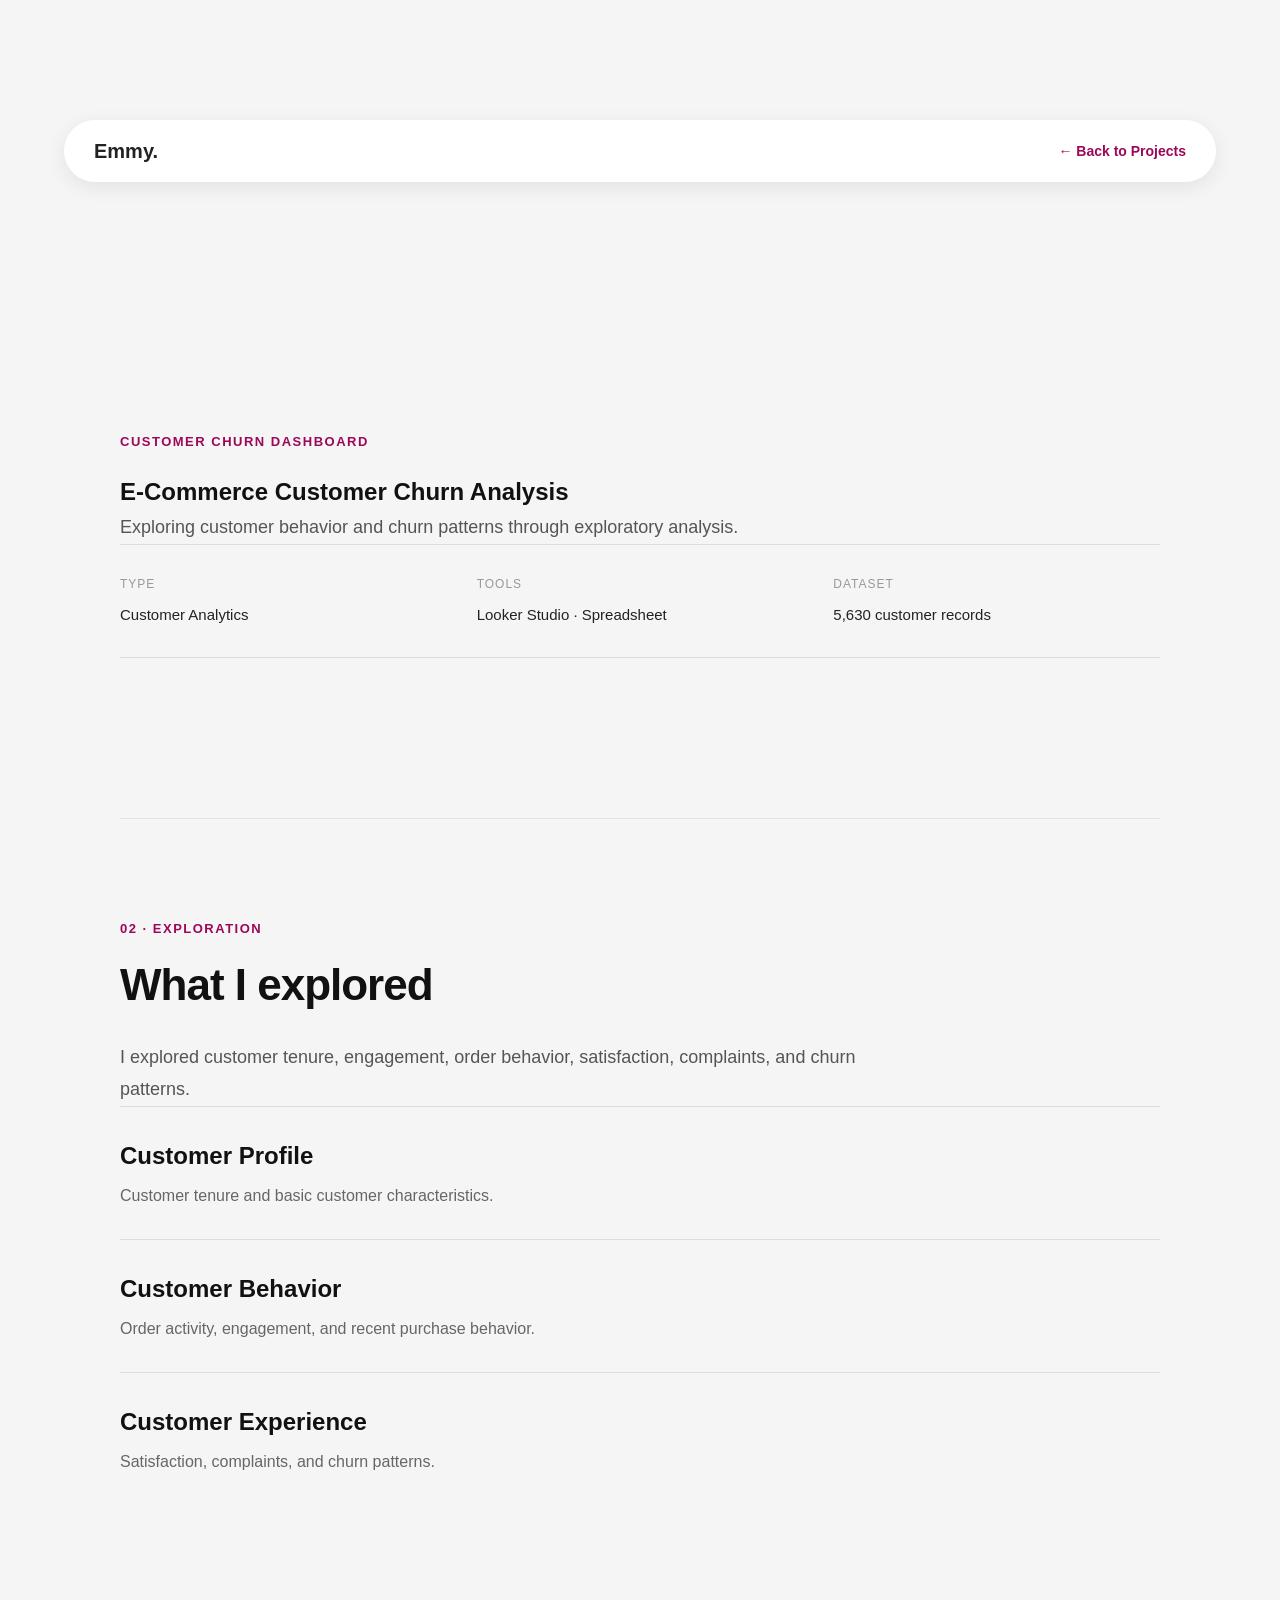
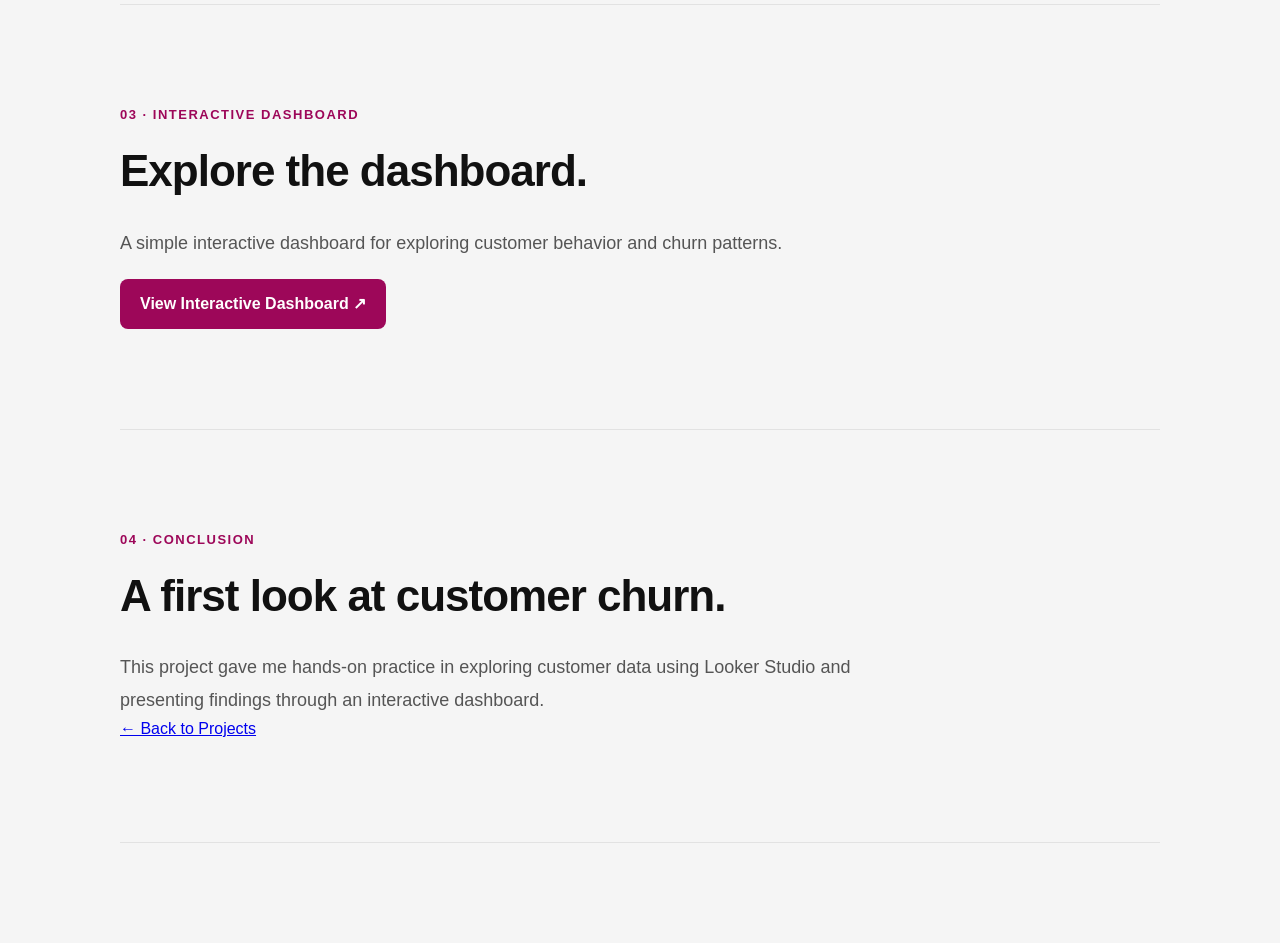
<file: projects/ecommerce.html>
<!DOCTYPE html>
<html lang="en">

<head>
    <meta charset="UTF-8">

    <meta
        name="viewport"
        content="width=device-width, initial-scale=1.0"
    >

    <title>
        E-Commerce Customer Churn Analysis | Emmy Jacklyn Pontoan
    </title>

    <link
        rel="stylesheet"
        href="../css/style.css"
    >

    <link
        rel="stylesheet"
        href="../css/project.css"
    >
</head>

<body>

    <header class="project-header">

        <a
            href="../index.html"
            class="project-logo"
        >
            Emmy.
        </a>

        <a
            href="../index.html#projects"
            class="back-link"
        >
            ← Back to Projects
        </a>

    </header>


    <main class="project-page">

        <!-- 01 · OVERVIEW -->

        <section class="case-section">

            <p class="project-label">
                CUSTOMER CHURN DASHBOARD 
            </p>

            <h1>
                E-Commerce Customer
                Churn Analysis
            </h1>

            <p class="section-intro">
                Exploring customer behavior and churn patterns
                through exploratory analysis.
            </p>


            <div class="project-meta">

                <div>
                    <span>TYPE</span>
                    <strong>
                        Customer Analytics
                    </strong>
                </div>

                <div>
                    <span>TOOLS</span>
                    <strong>
                        Looker Studio · Spreadsheet
                    </strong>
                </div>

                <div>
                    <span>DATASET</span>
                    <strong>
                        5,630 customer records
                    </strong>
                </div>

            </div>

        </section>


        <!-- 02 · EXPLORATION -->

        <section class="case-section">

            <p class="project-label">
                02 · EXPLORATION
            </p>

            <h2>
                What I explored
            </h2>

            <p class="section-intro">
                I explored customer tenure, engagement,
                order behavior, satisfaction, complaints,
                and churn patterns.
            </p>


            <div class="analysis-list">

                <div>
                    <h3>
                        Customer Profile
                    </h3>

                    <p>
                        Customer tenure and basic customer characteristics.
                    </p>
                </div>


                <div>
                    <h3>
                        Customer Behavior
                    </h3>

                    <p>
                        Order activity, engagement, and recent purchase behavior.
                    </p>
                </div>


                <div>
                    <h3>
                        Customer Experience
                    </h3>

                    <p>
                        Satisfaction, complaints, and churn patterns.
                    </p>
                </div>

            </div>

        </section>


        <!-- 03 · DASHBOARD -->

        <section class="case-section">

            <p class="project-label">
                03 · INTERACTIVE DASHBOARD
            </p>

            <h2>
                Explore the dashboard.
            </h2>

            <p class="section-intro">
                A simple interactive dashboard for exploring
                customer behavior and churn patterns.
            </p>

            <a
                href="https://datastudio.google.com/u/0/reporting/de741ae5-7993-430d-8b87-74d7776673b9/page/1516F"
                target="_blank"
                rel="noopener noreferrer"
                class="dashboard-link"
            >
                View Interactive Dashboard ↗
            </a>

        </section>


        <!-- 04 · CONCLUSION -->

        <section class="case-section">

            <p class="project-label">
                04 · CONCLUSION
            </p>

            <h2>
                A first look at customer churn.
            </h2>

            <p class="section-intro">
                This project gave me hands-on practice in
                exploring customer data using Looker Studio and presenting
                findings through an interactive dashboard.
            </p>

            <a
                href="../index.html#projects"
                class="case-link"
            >
                ← Back to Projects
            </a>

        </section>

    </main>

</body>

</html>
</file>
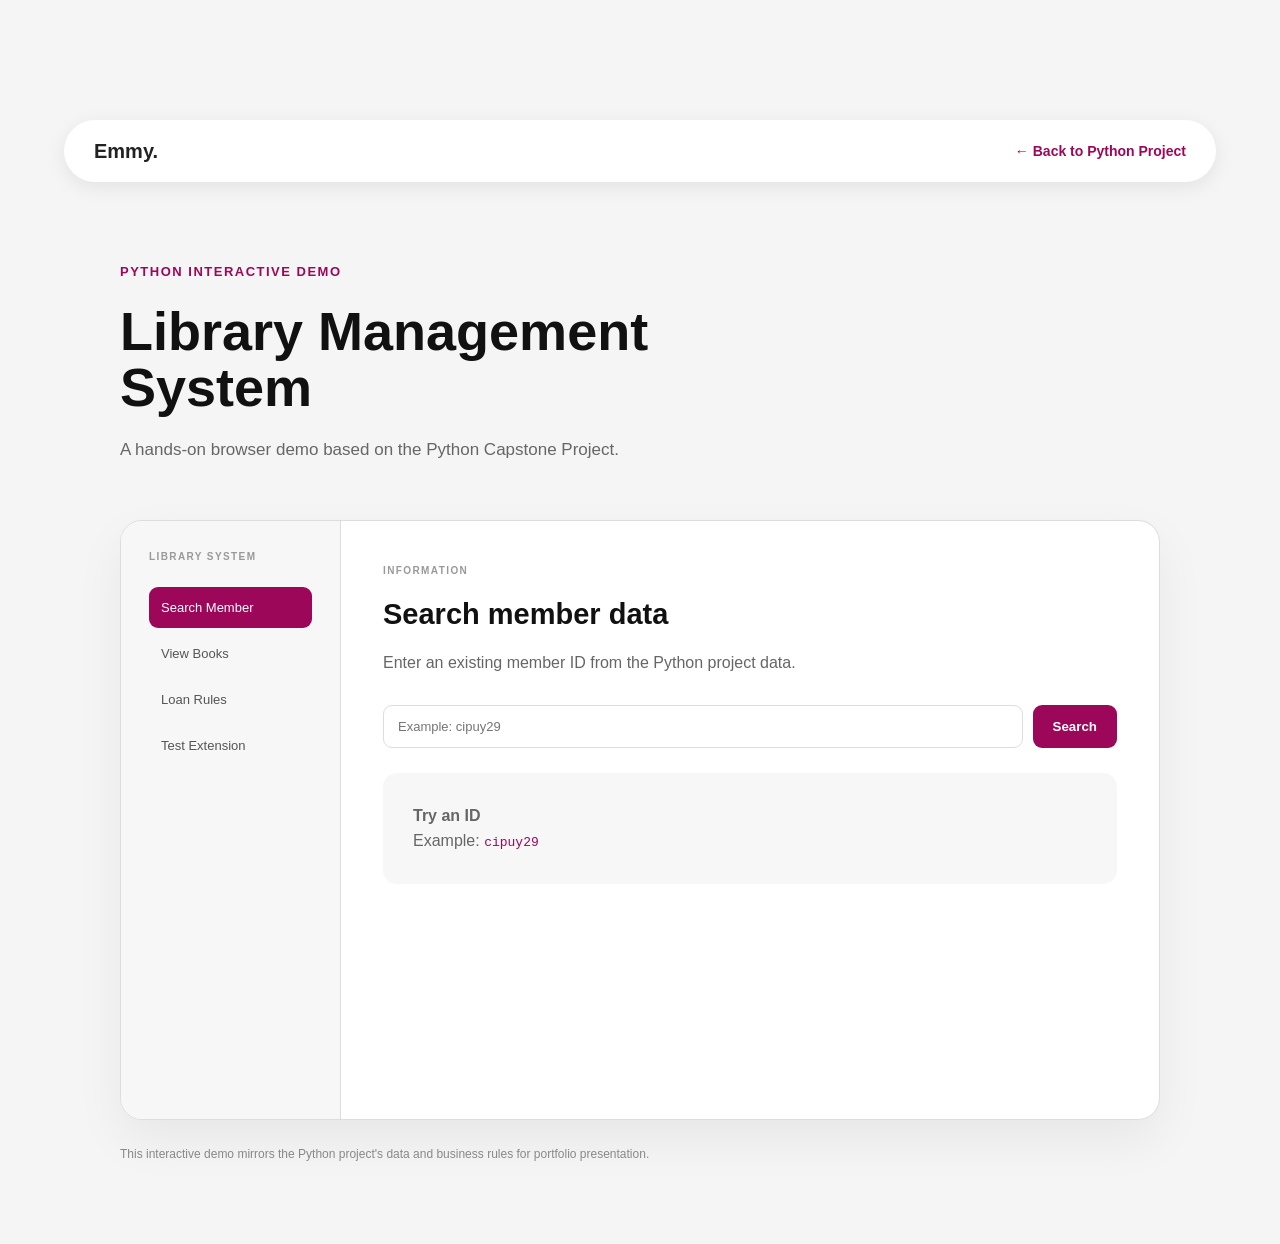
<file: projects/python-app.html>
<!DOCTYPE html>
<html lang="en">

<head>

    <meta charset="UTF-8">

    <meta
        name="viewport"
        content="width=device-width, initial-scale=1.0"
    >

    <title>
        Python Library System | Emmy Jacklyn Pontoan
    </title>

    <link
        rel="stylesheet"
        href="../css/style.css"
    >

    <link
    rel="stylesheet"
    href="../css/project.css"
    >

    <link
        rel="stylesheet"
        href="../css/python-app.css"
    >

</head>


<body>


    <header class="project-header">

        <a
            href="../index.html"
            class="project-logo"
        >
            Emmy.
        </a>

        <a
            href="python.html"
            class="back-link"
        >
            ← Back to Python Project
        </a>

    </header>


    <main class="python-app-page">


        <!-- HEADER -->

        <section class="python-app-hero">

            <p class="project-label">
                PYTHON INTERACTIVE DEMO
            </p>

            <h1>
                Library Management System
            </h1>

            <p>
                A hands-on browser demo based on the
                Python Capstone Project.
            </p>

        </section>


        <!-- APP -->

        <section class="library-app">


            <!-- SIDEBAR -->

            <aside class="library-sidebar">

                <p class="sidebar-label">
                    LIBRARY SYSTEM
                </p>


                <button
                    class="app-menu active"
                    onclick="showPanel('member')"
                >
                    Search Member
                </button>


                <button
                    class="app-menu"
                    onclick="showPanel('books')"
                >
                    View Books
                </button>


                <button
                    class="app-menu"
                    onclick="showPanel('rules')"
                >
                    Loan Rules
                </button>


                <button
                    class="app-menu"
                    onclick="showPanel('extension')"
                >
                    Test Extension
                </button>

            </aside>


            <!-- CONTENT -->

            <section class="library-content">


                <!-- MEMBER -->

                <div
                    class="app-panel active"
                    id="member-panel"
                >

                    <p class="panel-label">
                        INFORMATION
                    </p>

                    <h2>
                        Search member data
                    </h2>

                    <p class="panel-description">
                        Enter an existing member ID from
                        the Python project data.
                    </p>


                    <div class="search-box">

                        <input
                            type="text"
                            id="member-input"
                            placeholder="Example: cipuy29"
                        >

                        <button
                            onclick="searchMember()"
                        >
                            Search
                        </button>

                    </div>


                    <div
                        class="result-area"
                        id="member-result"
                    >

                        <div class="empty-state">

                            <strong>
                                Try an ID
                            </strong>

                            <p>
                                Example:
                                <code>cipuy29</code>
                            </p>

                        </div>

                    </div>

                </div>



                <!-- BOOKS -->

                <div
                    class="app-panel"
                    id="books-panel"
                >

                    <p class="panel-label">
                        INVENTORY
                    </p>

                    <h2>
                        Book inventory
                    </h2>

                    <p class="panel-description">
                        Current book data from the
                        Python project.
                    </p>


                    <div
                        class="book-grid"
                        id="book-list"
                    >
                    </div>

                </div>



                <!-- RULES -->

                <div
                    class="app-panel"
                    id="rules-panel"
                >

                    <p class="panel-label">
                        SYSTEM RULES
                    </p>

                    <h2>
                        Loan rules
                    </h2>


                    <div class="rules-list">

                        <div>
                            <strong>
                                14 days
                            </strong>

                            <span>
                                Standard loan period
                            </span>
                        </div>


                        <div>
                            <strong>
                                7 days
                            </strong>

                            <span>
                                Maximum extension
                            </span>
                        </div>


                        <div>
                            <strong>
                                Rp10.000
                            </strong>

                            <span>
                                Fine per late day
                            </span>
                        </div>


                        <div>
                            <strong>
                                Rp900.000
                            </strong>

                            <span>
                                Maximum fine
                            </span>
                        </div>


                        <div>
                            <strong>
                                90 days
                            </strong>

                            <span>
                                Maximum overdue period
                            </span>
                        </div>

                    </div>


                    <div class="rule-note">

                        Members with an outstanding
                        fine cannot extend their loan.

                    </div>

                </div>



                <!-- EXTENSION -->

                <div
                    class="app-panel"
                    id="extension-panel"
                >

                    <p class="panel-label">
                        VALIDATION DEMO
                    </p>

                    <h2>
                        Test loan extension
                    </h2>

                    <p class="panel-description">
                        This follows the validation rules
                        used in the Python project.
                    </p>


                    <div class="extension-form">

                        <label>
                            Member ID
                        </label>

                        <input
                            type="text"
                            id="extension-member"
                            placeholder="Example: cipuy29"
                        >


                        <label>
                            Additional days
                        </label>

                        <input
                            type="number"
                            id="extension-days"
                            min="0"
                            max="7"
                            value="1"
                        >


                        <button
                            onclick="testExtension()"
                        >
                            Test Extension
                        </button>

                    </div>


                    <div
                        class="validation-result"
                        id="extension-result"
                    >

                        <span>
                            Enter a member ID to test.
                        </span>

                    </div>

                </div>


            </section>

        </section>


        <div class="demo-note">

            This interactive demo mirrors the
            Python project's data and business rules
            for portfolio presentation.

        </div>


    </main>


    <script src="../js/python-app.js"></script>

</body>

</html>
</file>
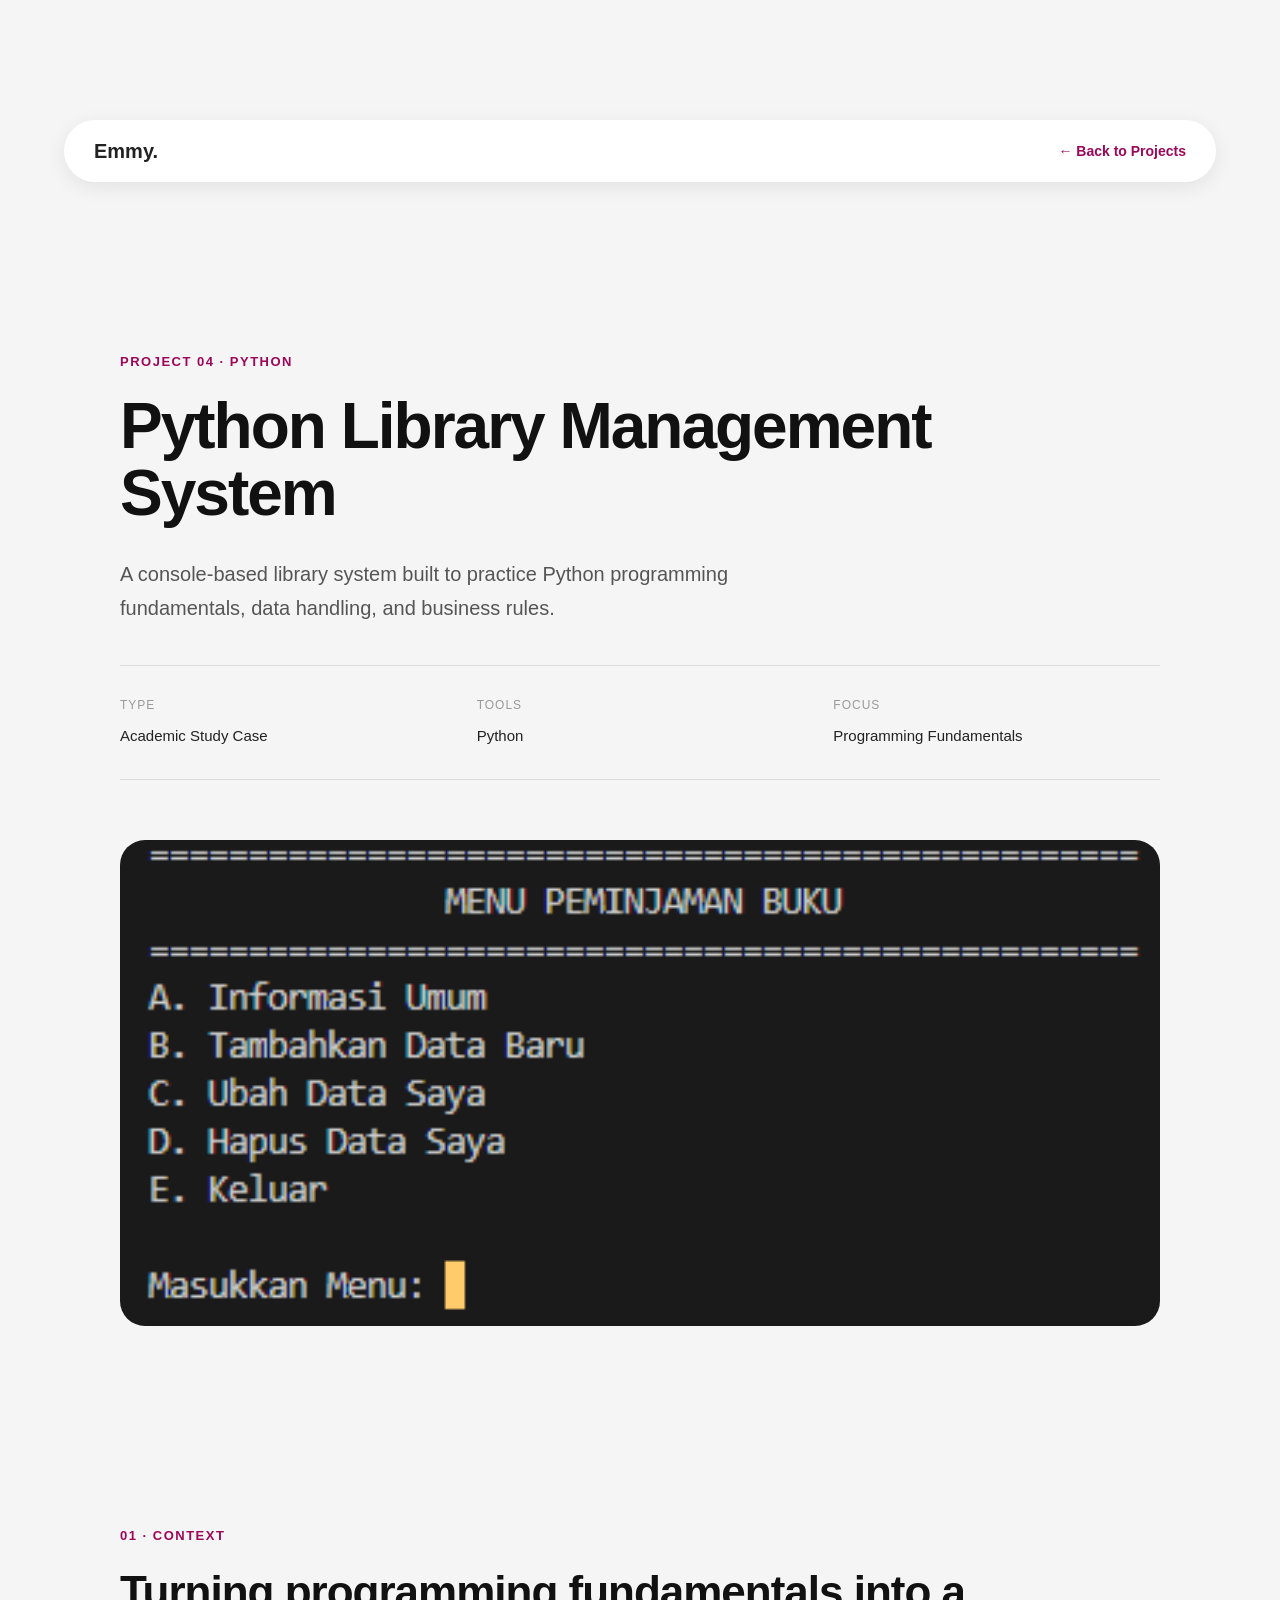
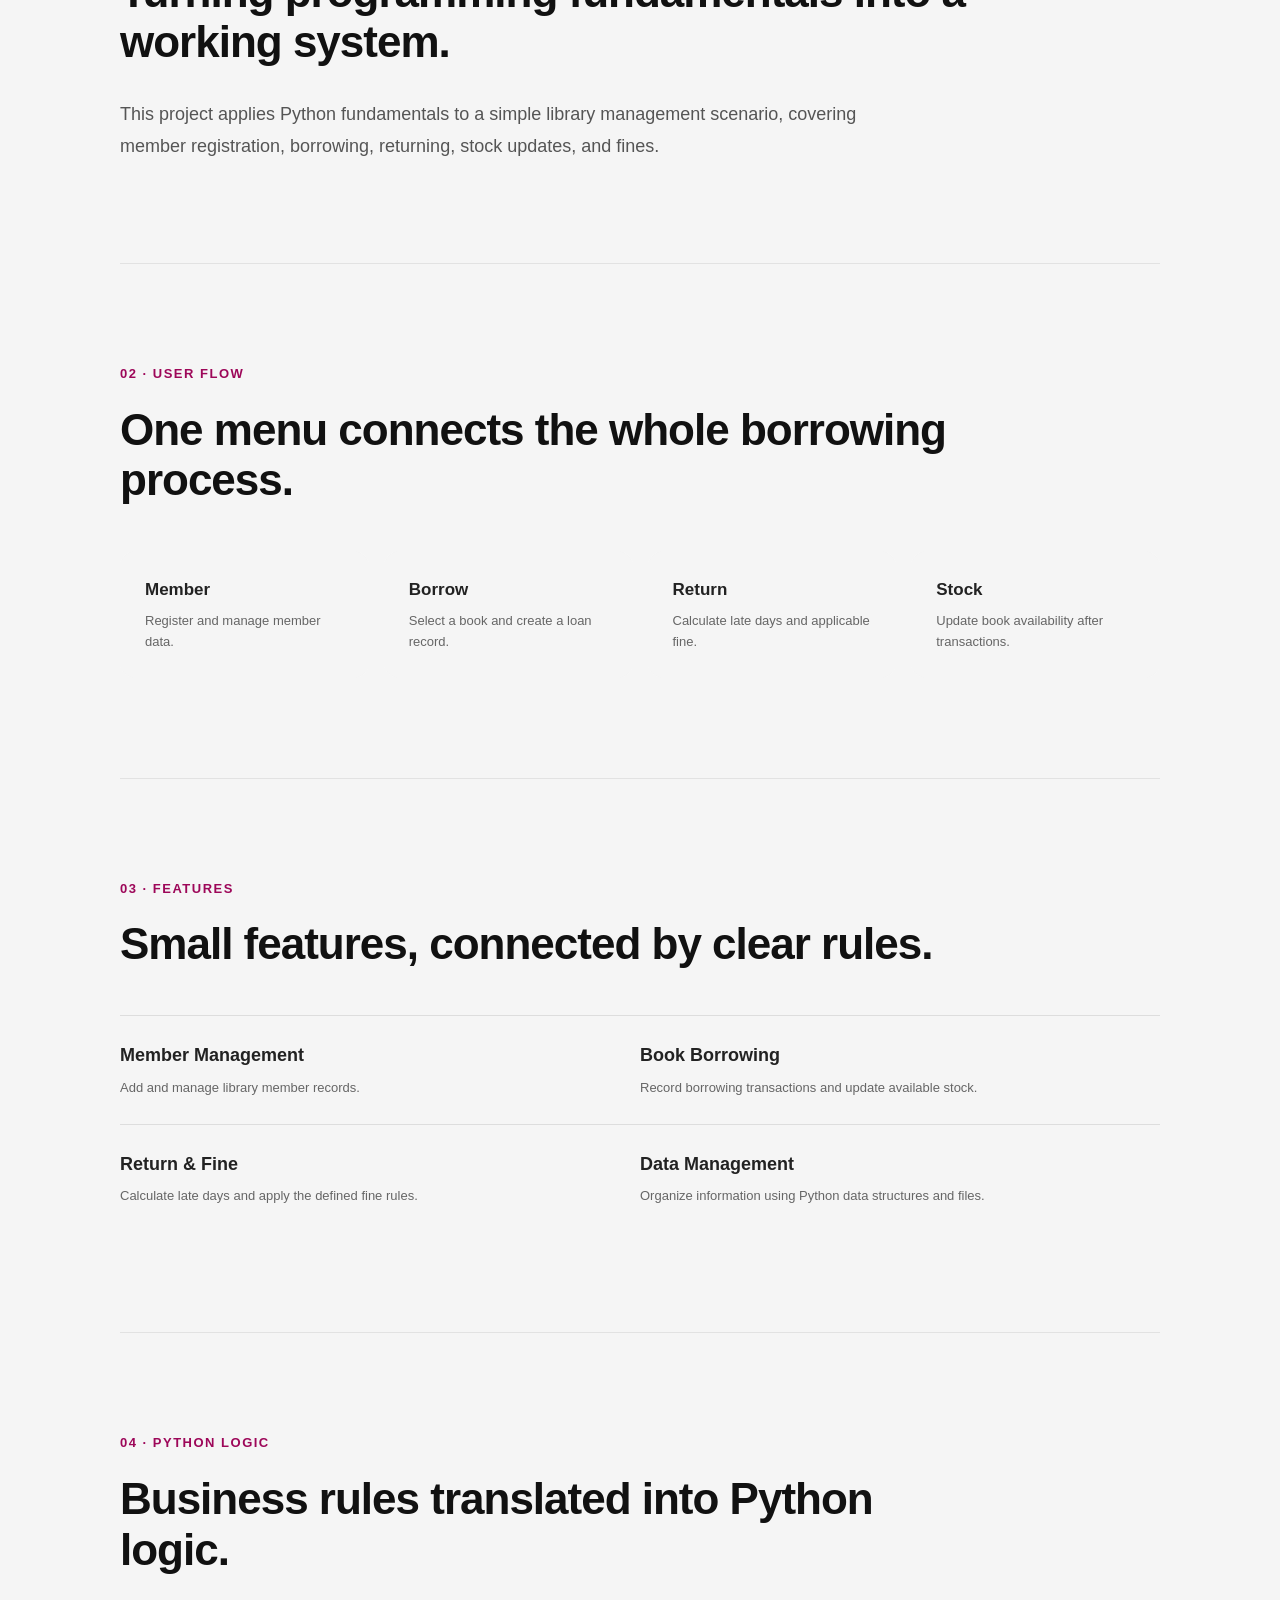
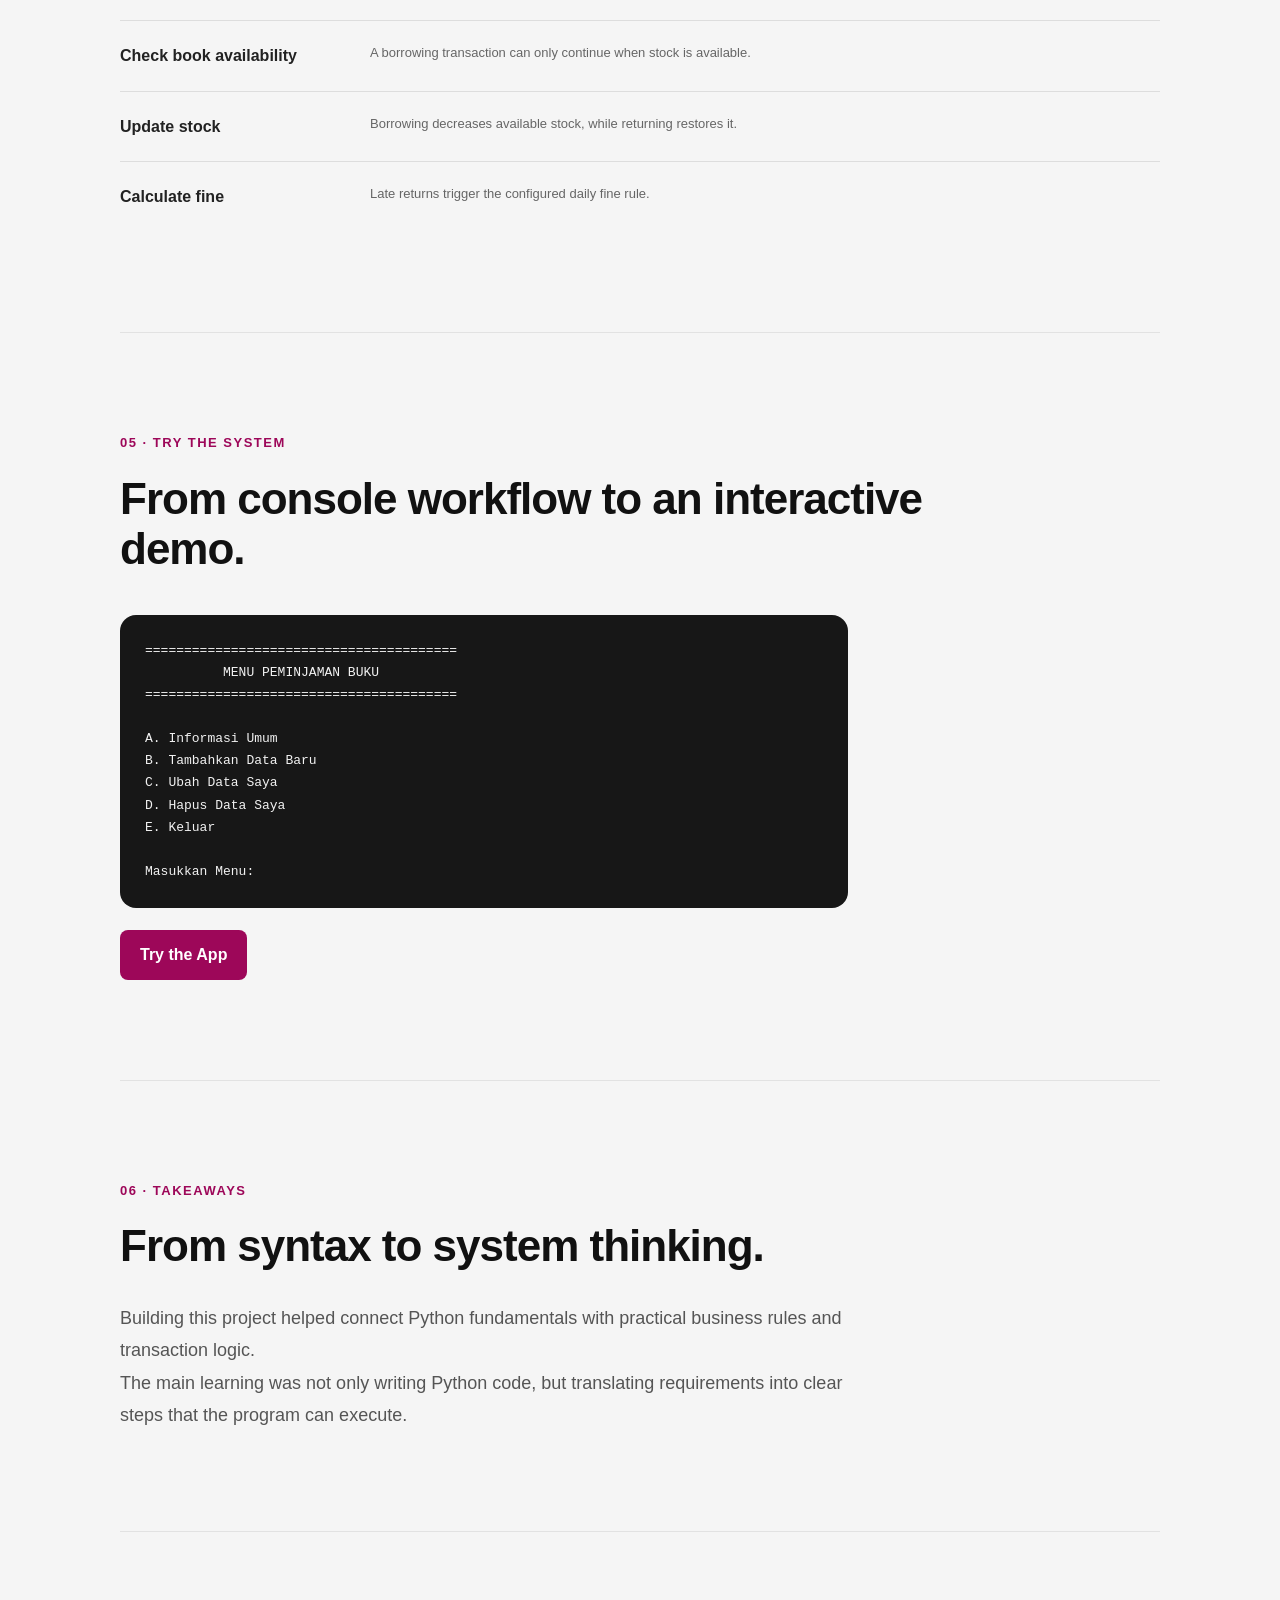
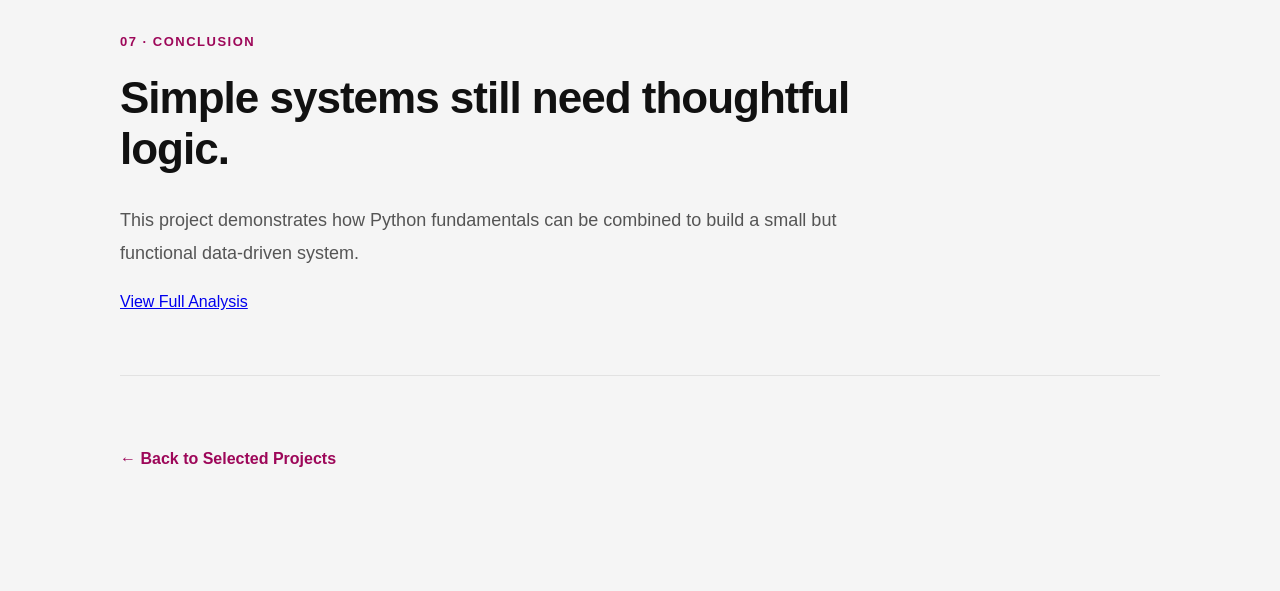
<file: projects/python.html>
<!DOCTYPE html>
<html lang="en">

<head>

    <meta charset="UTF-8">

    <meta
        name="viewport"
        content="width=device-width, initial-scale=1.0"
    >

    <title>
        Python Library Management System | Emmy Jacklyn Pontoan
    </title>

    <link
        rel="stylesheet"
        href="../css/style.css"
    >

    <link
        rel="stylesheet"
        href="../css/project.css"
    >

</head>


<body>

    <header class="project-header">

        <a
            href="../index.html"
            class="project-logo"
        >
            Emmy.
        </a>

        <a
            href="../index.html#projects"
            class="back-link"
        >
            ← Back to Projects
        </a>

    </header>


    <main class="project-page python-page">


        <!-- =========================
             HERO
        ========================== -->

        <section class="project-hero">

            <p class="project-label">
                PROJECT 04 · PYTHON
            </p>

            <h1>
                Python Library
                Management System
            </h1>

            <p class="project-subtitle">
                A console-based library system built
                to practice Python programming fundamentals,
                data handling, and business rules.
            </p>


            <div class="project-meta">

                <div>

                    <span>
                        TYPE
                    </span>

                    <strong>
                        Academic Study Case
                    </strong>

                </div>


                <div>

                    <span>
                        TOOLS
                    </span>

                    <strong>
                        Python 
                    </strong>

                </div>


                <div>

                    <span>
                        FOCUS
                    </span>

                    <strong>
                        Programming Fundamentals
                    </strong>

                </div>

            </div>


            <img
                src="../images/python.png"
                alt="Python Library Management System"
                class="project-cover"
            >

        </section>


        <!-- =========================
             01 CONTEXT
        ========================== -->

        <section class="case-section">

            <p class="project-label">
                01 · CONTEXT
            </p>

            <h2>
                Turning programming fundamentals
                into a working system.
            </h2>

            <p>
                This project applies Python fundamentals
                to a simple library management scenario,
                covering member registration, borrowing,
                returning, stock updates, and fines.
            </p>

        </section>


        <!-- =========================
             02 USER FLOW
        ========================== -->

        <section class="case-section">

            <p class="project-label">
                02 · USER FLOW
            </p>

            <h2>
                One menu connects
                the whole borrowing process.
            </h2>


            <div class="python-flow">

                <div>
                    <strong>Member</strong>
                    <p>Register and manage member data.</p>
                </div>

                <div>
                    <strong>Borrow</strong>
                    <p>Select a book and create a loan record.</p>
                </div>

                <div>
                    <strong>Return</strong>
                    <p>Calculate late days and applicable fine.</p>
                </div>

                <div>
                    <strong>Stock</strong>
                    <p>Update book availability after transactions.</p>
                </div>

            </div>

        </section>


        <!-- =========================
             03 FEATURES
        ========================== -->

        <section class="case-section">

            <p class="project-label">
                03 · FEATURES
            </p>

            <h2>
                Small features,
                connected by clear rules.
            </h2>


            <div class="python-features">

                <div>
                    <strong>
                        Member Management
                    </strong>

                    <p>
                        Add and manage library member records.
                    </p>
                </div>


                <div>
                    <strong>
                        Book Borrowing
                    </strong>

                    <p>
                        Record borrowing transactions
                        and update available stock.
                    </p>
                </div>


                <div>
                    <strong>
                        Return & Fine
                    </strong>

                    <p>
                        Calculate late days and
                        apply the defined fine rules.
                    </p>
                </div>


                <div>
                    <strong>
                        Data Management
                    </strong>

                    <p>
                        Organize information using
                        Python data structures and files.
                    </p>
                </div>

            </div>

        </section>


        <!-- =========================
             04 PYTHON LOGIC
        ========================== -->

        <section class="case-section">

            <p class="project-label">
                04 · PYTHON LOGIC
            </p>

            <h2>
                Business rules translated
                into Python logic.
            </h2>


            <div class="logic-list">

                <div>

                    <strong>
                        Check book availability
                    </strong>

                    <p>
                        A borrowing transaction can only
                        continue when stock is available.
                    </p>

                </div>


                <div>

                    <strong>
                        Update stock
                    </strong>

                    <p>
                        Borrowing decreases available stock,
                        while returning restores it.
                    </p>

                </div>


                <div>

                    <strong>
                        Calculate fine
                    </strong>

                    <p>
                        Late returns trigger the configured
                        daily fine rule.
                    </p>

                </div>

            </div>

        </section>


        <!-- =========================
             05 SAMPLE OUTPUT
        ========================== -->

        <section class="case-section">

            <p class="project-label">
                05 · TRY THE SYSTEM
            </p>

            <h2>
                From console workflow
                to an interactive demo.
            </h2>


            <div class="terminal-preview">

<pre>
========================================
          MENU PEMINJAMAN BUKU
========================================

A. Informasi Umum
B. Tambahkan Data Baru
C. Ubah Data Saya
D. Hapus Data Saya
E. Keluar

Masukkan Menu:
</pre>

            </div>
            
            <a
                href="python-app.html"
                class="python-app-link"
            >
                Try the App
            </a>
            
        </section>


        <!-- =========================
             06 TAKEAWAYS
        ========================== -->

        <section class="case-section">

            <p class="project-label">
                06 · TAKEAWAYS
            </p>

            <h2>
                From syntax to system thinking.
            </h2>

            <p>
                Building this project helped connect
                Python fundamentals with practical
                business rules and transaction logic.
            </p>

            <p>
                The main learning was not only writing
                Python code, but translating requirements
                into clear steps that the program can execute.
            </p>

        </section>


        <!-- =========================
             07 CONCLUSION
        ========================== -->

        <section class="case-section conclusion-section">

            <p class="project-label">
                07 · CONCLUSION
            </p>

            <h2>
                Simple systems still need
                thoughtful logic.
            </h2>

            <p>
                This project demonstrates how Python
                fundamentals can be combined to build
                a small but functional data-driven system.
            </p>


            <a
                href="https://github.com/Emmy-Analytics/python-library-management-system"
                target="_blank"
                class="case-link"
            >
                View Full Analysis
            </a>

        </section>


        <section class="project-ending">

            <a href="../index.html#projects">
                ← Back to Selected Projects
            </a>

        </section>


    </main>


    <script src="../js/script.js"></script>

</body>

</html>
</file>
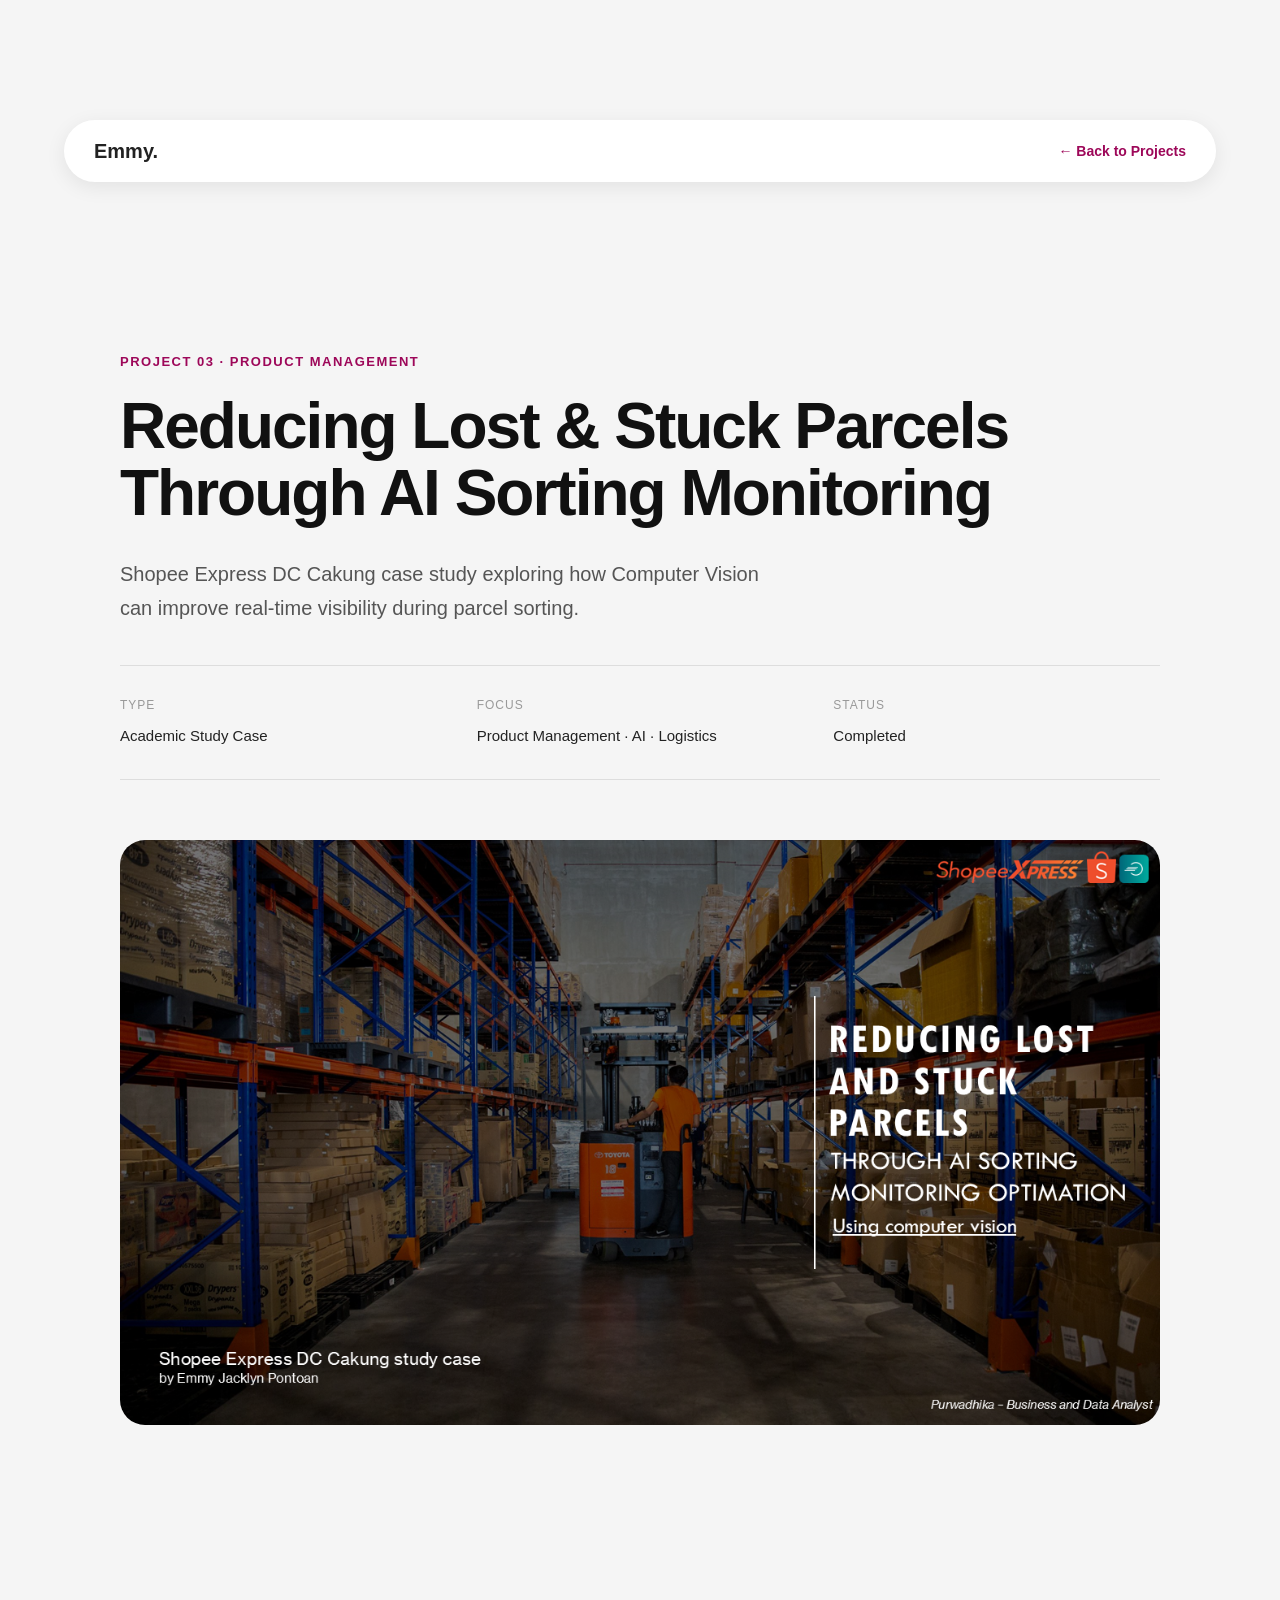
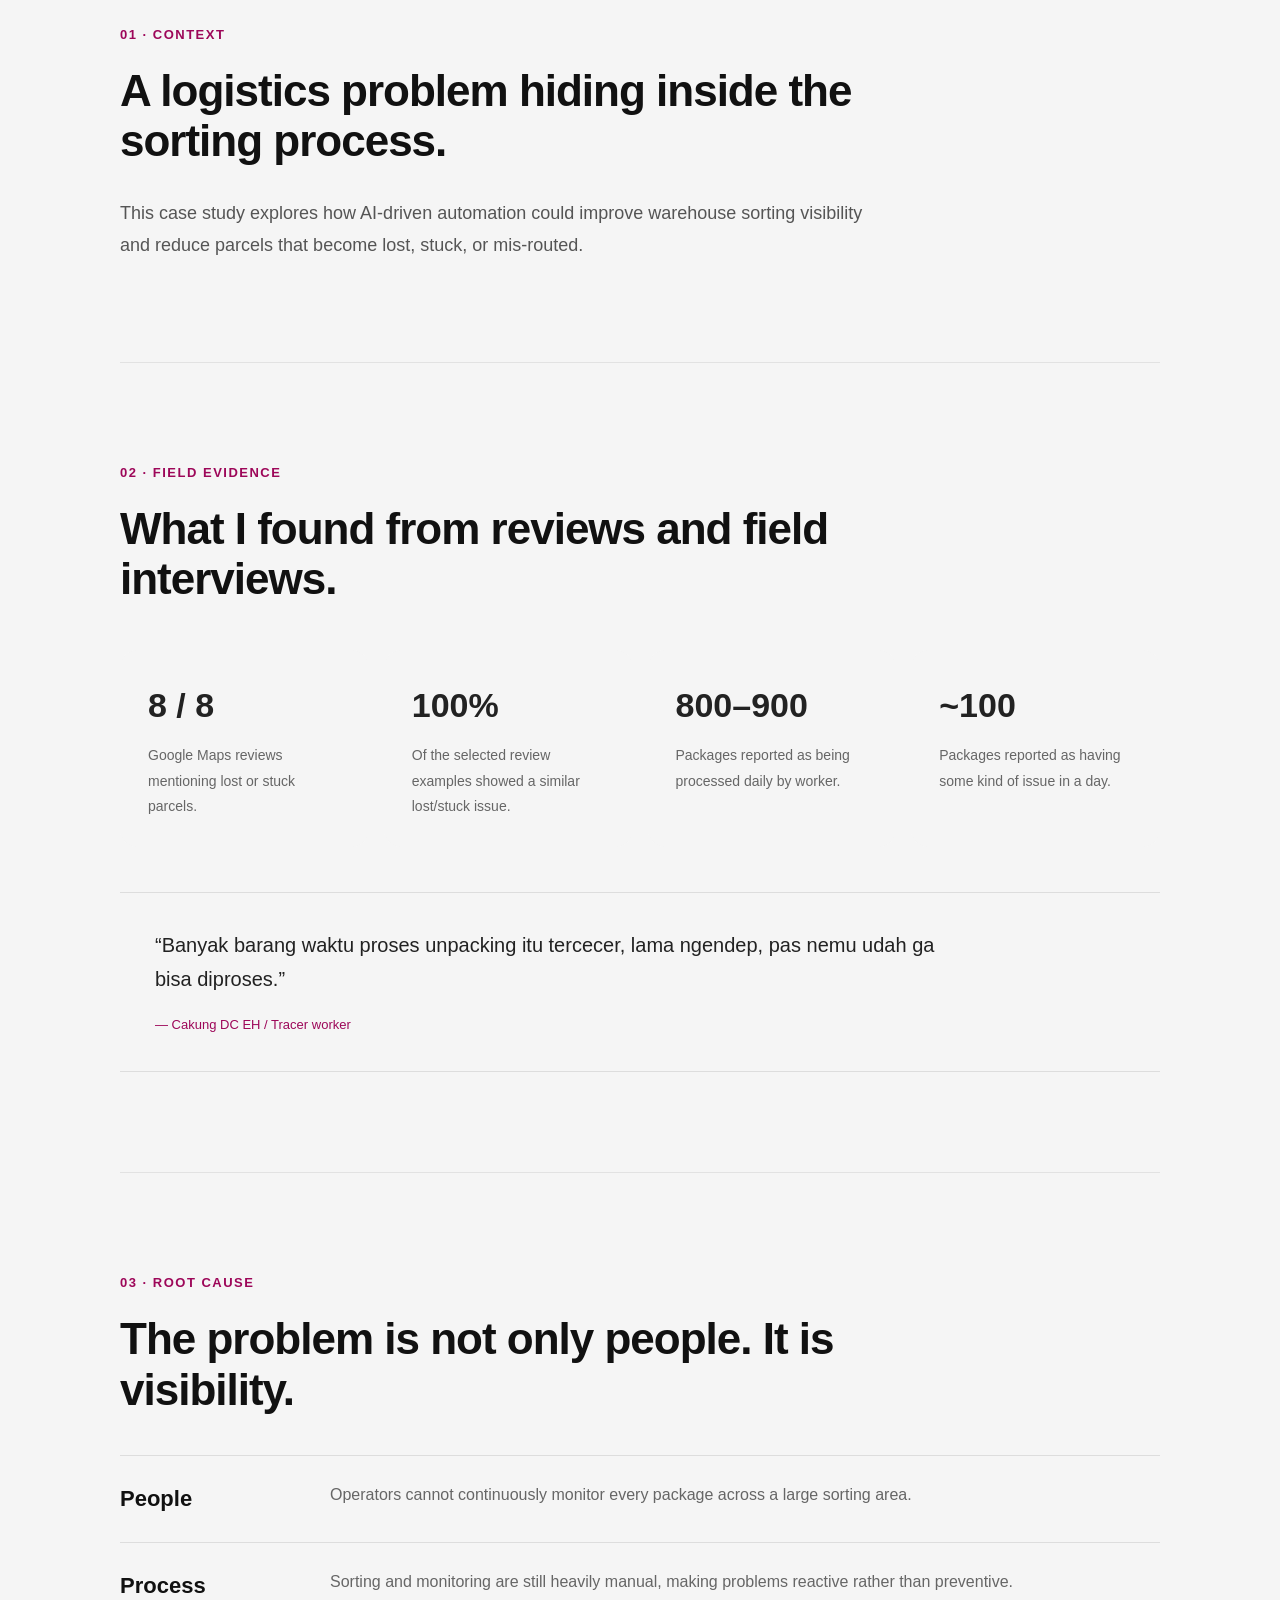
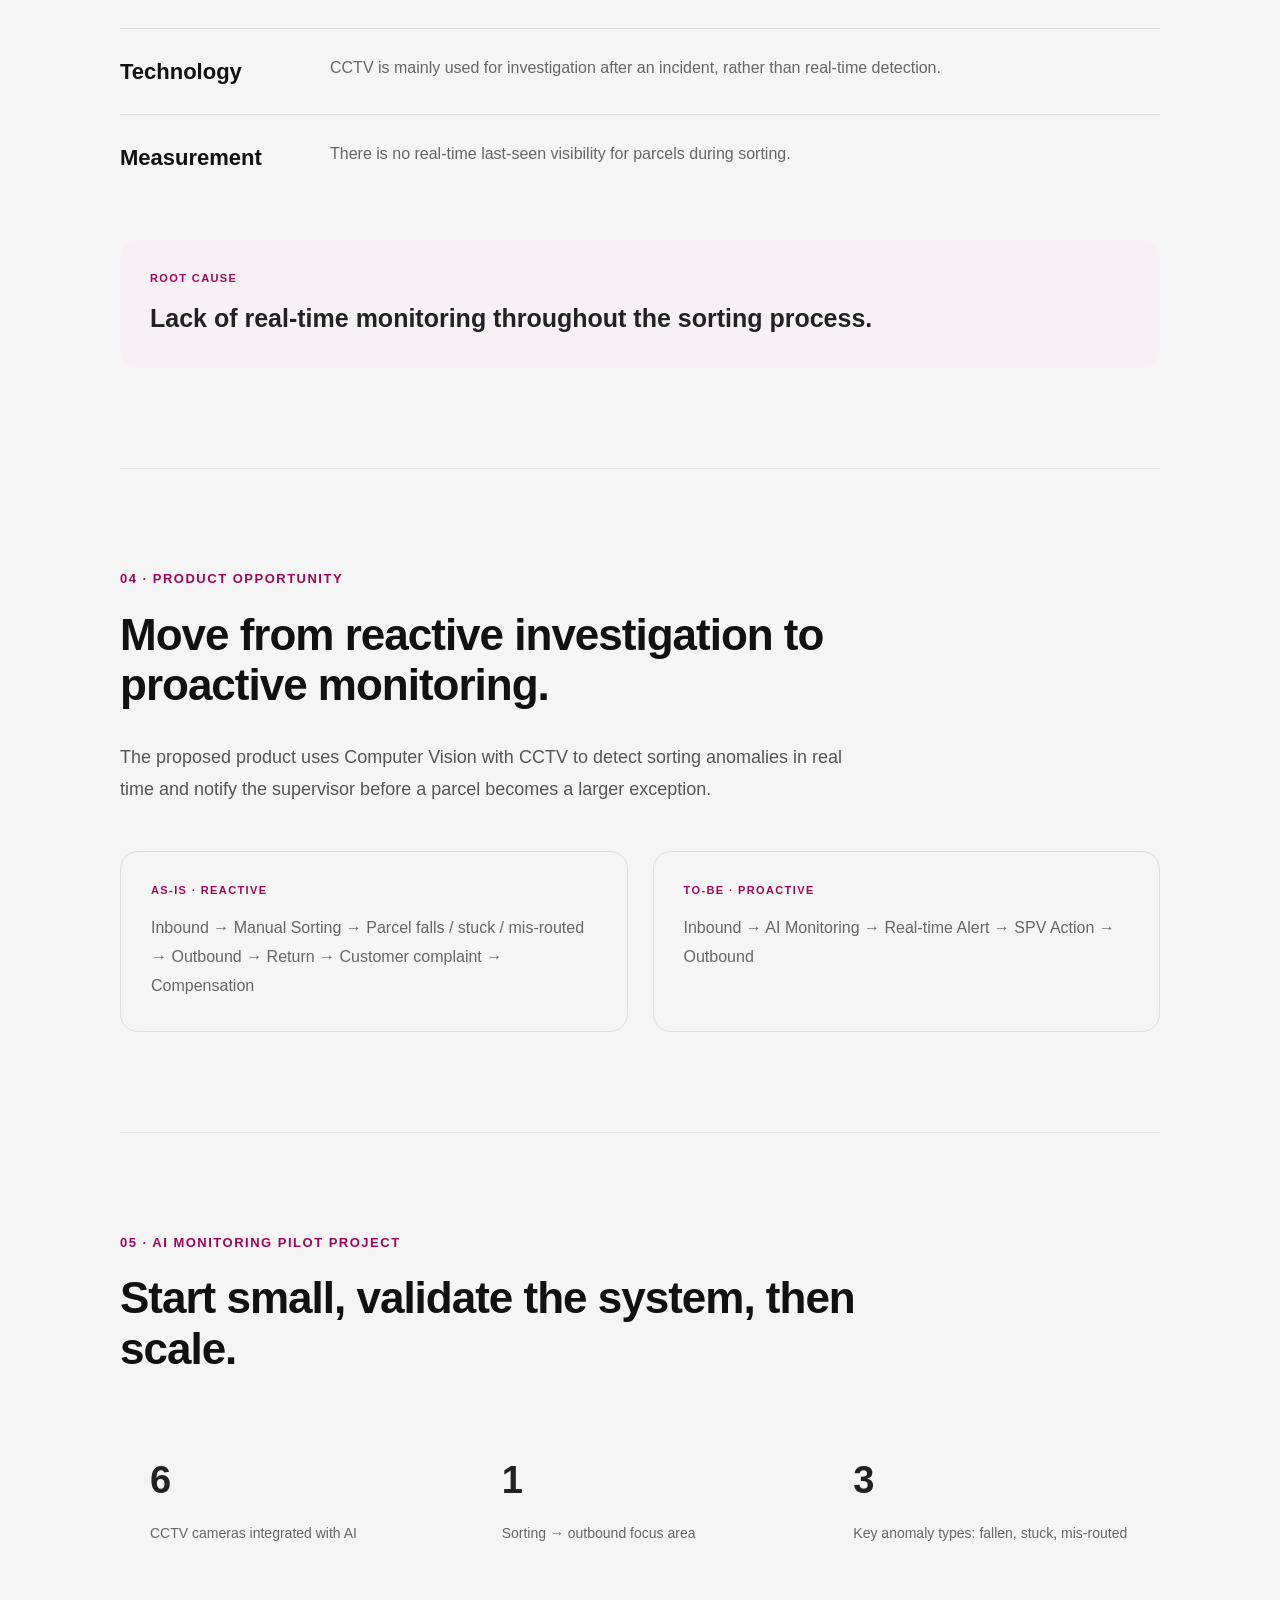
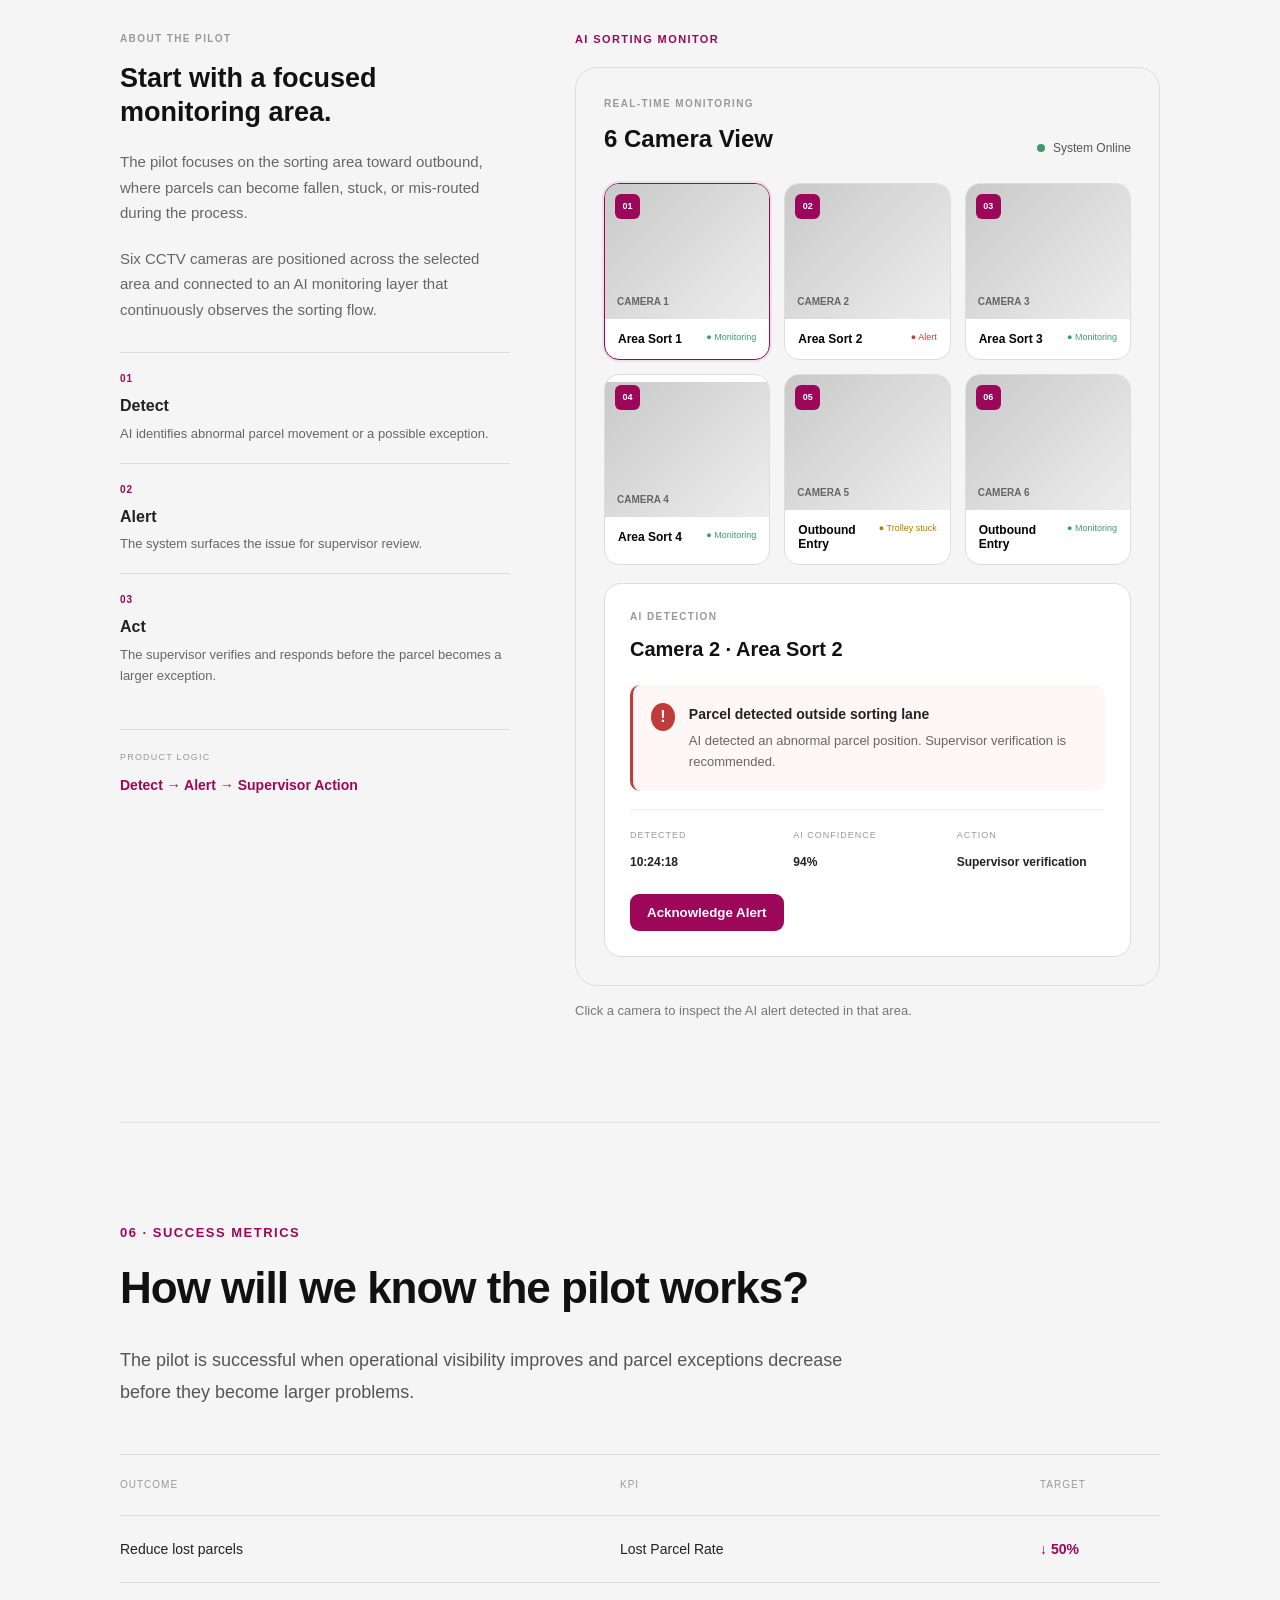
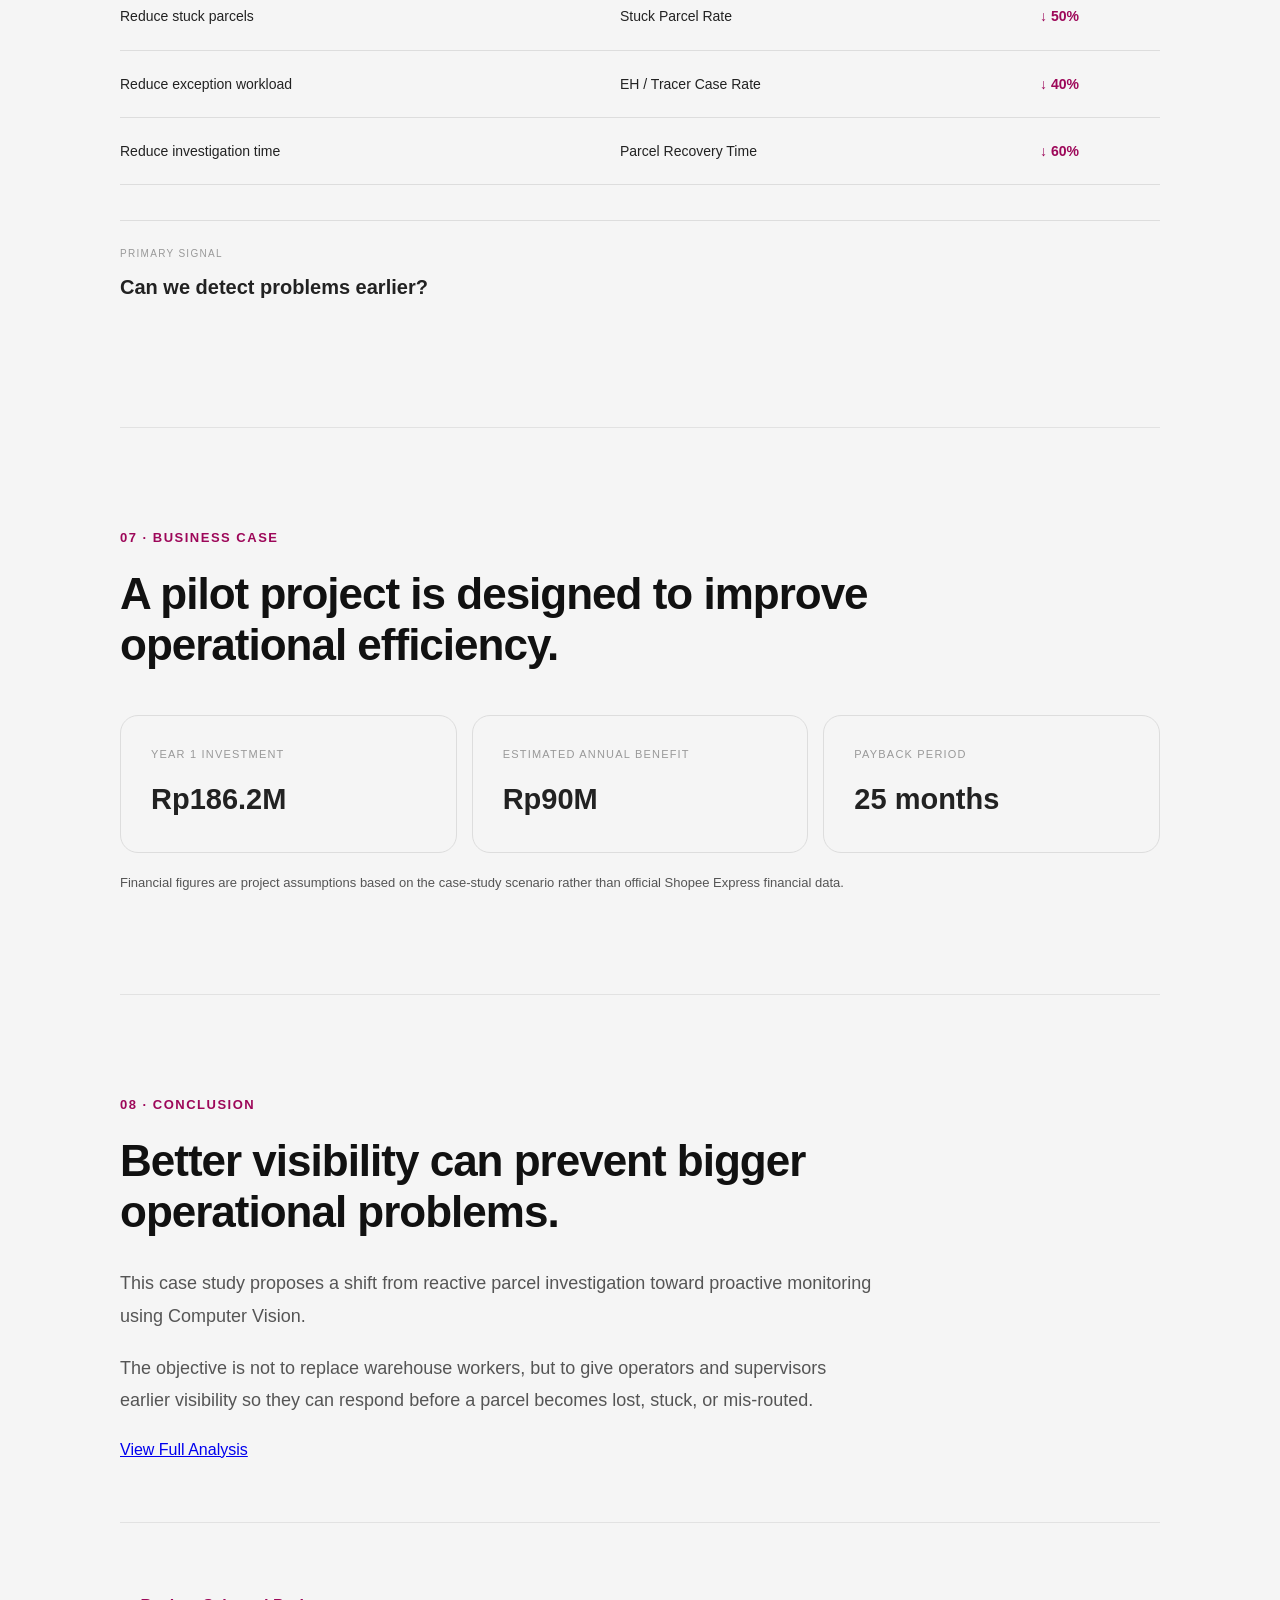
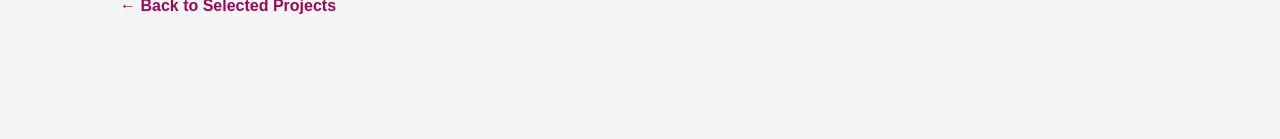
<file: projects/shopee.html>
<!DOCTYPE html>
<html lang="en">

<head>

    <meta charset="UTF-8">

    <meta
        name="viewport"
        content="width=device-width, initial-scale=1.0"
    >

    <title>
        Shopee Express AI Sorting Monitoring | Emmy Jacklyn Pontoan
    </title>

    <link
        rel="stylesheet"
        href="../css/style.css"
    >

    <link
        rel="stylesheet"
        href="../css/project.css"
    >

</head>


<body>


    <!-- =========================
         PROJECT NAVBAR
    ========================== -->

    <header class="project-header">

        <a
            href="../index.html"
            class="project-logo"
        >
            Emmy.
        </a>


        <a
            href="../index.html#projects"
            class="back-link"
        >
            ← Back to Projects
        </a>

    </header>



    <main class="project-page shopee-page">


        <!-- =========================
             HERO
        ========================== -->

        <section class="project-hero">

            <p class="project-label">
                PROJECT 03 · PRODUCT MANAGEMENT
            </p>

            <h1>
                Reducing Lost & Stuck Parcels
                Through AI Sorting Monitoring
            </h1>

            <p class="project-subtitle">
                Shopee Express DC Cakung case study
                exploring how Computer Vision can
                improve real-time visibility during
                parcel sorting.
            </p>


            <div class="project-meta">

                <div>

                    <span>
                        TYPE
                    </span>

                    <strong>
                        Academic Study Case
                    </strong>

                </div>


                <div>

                    <span>
                        FOCUS
                    </span>

                    <strong>
                        Product Management · AI · Logistics
                    </strong>

                </div>


                <div>

                    <span>
                        STATUS
                    </span>

                    <strong>
                        Completed
                    </strong>

                </div>

            </div>


            <img
                src="../images/shopee.png"
                alt="Shopee Express AI Sorting Monitoring Case Study"
                class="project-cover"
            >

        </section>



        <!-- =========================
             01 CONTEXT
        ========================== -->

        <section class="case-section">

            <p class="project-label">
                01 · CONTEXT
            </p>

            <h2>
                A logistics problem
                hiding inside the sorting process.
            </h2>

            <p>
                This case study explores how AI-driven
                automation could improve warehouse
                sorting visibility and reduce parcels
                that become lost, stuck, or mis-routed.
            </p>

        </section>



        <!-- =========================
             02 FIELD EVIDENCE
        ========================== -->

        <section class="case-section">

            <p class="project-label">
                02 · FIELD EVIDENCE
            </p>

            <h2>
                What I found from reviews
                and field interviews.
            </h2>


            <div class="evidence-grid">


                <div class="evidence-item">

                    <strong>
                        8 / 8
                    </strong>

                    <span>
                        Google Maps reviews
                        mentioning lost or stuck
                        parcels.
                    </span>

                </div>


                <div class="evidence-item">

                    <strong>
                        100%
                    </strong>

                    <span>
                        Of the selected review
                        examples showed a similar
                        lost/stuck issue.
                    </span>

                </div>


                <div class="evidence-item">

                    <strong>
                        800–900
                    </strong>

                    <span>
                        Packages reported as being
                        processed daily by worker.
                    </span>

                </div>


                <div class="evidence-item">

                    <strong>
                        ~100
                    </strong>

                    <span>
                        Packages reported as having
                        some kind of issue in a day.
                    </span>

                </div>

            </div>


            <div class="quote-box">

                <p>
                    “Banyak barang waktu proses unpacking
                    itu tercecer, lama ngendep, pas nemu
                    udah ga bisa diproses.”
                </p>

                <span>
                    — Cakung DC EH / Tracer worker
                </span>

            </div>

        </section>



        <!-- =========================
             03 ROOT CAUSE
        ========================== -->

        <section class="case-section">

            <p class="project-label">
                03 · ROOT CAUSE
            </p>

            <h2>
                The problem is not only
                people. It is visibility.
            </h2>


            <div class="root-cause-list">

                <div>

                    <h3>
                        People
                    </h3>

                    <p>
                        Operators cannot continuously
                        monitor every package across
                        a large sorting area.
                    </p>

                </div>


                <div>

                    <h3>
                        Process
                    </h3>

                    <p>
                        Sorting and monitoring are still
                        heavily manual, making problems
                        reactive rather than preventive.
                    </p>

                </div>


                <div>

                    <h3>
                        Technology
                    </h3>

                    <p>
                        CCTV is mainly used for
                        investigation after an incident,
                        rather than real-time detection.
                    </p>

                </div>


                <div>

                    <h3>
                        Measurement
                    </h3>

                    <p>
                        There is no real-time last-seen
                        visibility for parcels during
                        sorting.
                    </p>

                </div>

            </div>


            <div class="root-cause-highlight">

                <span>
                    ROOT CAUSE
                </span>

                <strong>
                    Lack of real-time monitoring
                    throughout the sorting process.
                </strong>

            </div>

        </section>



        <!-- =========================
             04 PRODUCT OPPORTUNITY
        ========================== -->

        <section class="case-section">

            <p class="project-label">
                04 · PRODUCT OPPORTUNITY
            </p>

            <h2>
                Move from reactive investigation
                to proactive monitoring.
            </h2>

            <p>
                The proposed product uses Computer Vision
                with CCTV to detect sorting anomalies
                in real time and notify the supervisor
                before a parcel becomes a larger exception.
            </p>


            <div class="flow-comparison">

                <div>

                    <p class="flow-label">
                        AS-IS · REACTIVE
                    </p>

                    <p>
                        Inbound → Manual Sorting →
                        Parcel falls / stuck / mis-routed →
                        Outbound → Return →
                        Customer complaint → Compensation
                    </p>

                </div>


                <div>

                    <p class="flow-label">
                        TO-BE · PROACTIVE
                    </p>

                    <p>
                        Inbound → AI Monitoring →
                        Real-time Alert →
                        SPV Action →
                        Outbound
                    </p>

                </div>

            </div>

        </section>



        <!-- =========================
             05 AI MONITORING PILOT PROJECT
        ========================== -->

        <section class="case-section">

            <p class="project-label">
                05 · AI MONITORING PILOT PROJECT
            </p>

            <h2>
                Start small, validate the system,
                then scale.
            </h2>


            <div class="pilot-grid">


                <div>

                    <strong>
                        6
                    </strong>

                    <span>
                        CCTV cameras integrated
                        with AI
                    </span>

                </div>


                <div>

                    <strong>
                        1
                    </strong>

                    <span>
                        Sorting → outbound
                        focus area
                    </span>

                </div>


                <div>

                    <strong>
                        3
                    </strong>

                    <span>
                        Key anomaly types:
                        fallen, stuck, mis-routed
                    </span>

                </div>

            </div>

            <div class="pilot-content-layout">


                <!-- =========================
                    LEFT — PILOT EXPLANATION
                ========================== -->

                <div class="pilot-explanation">

                    <p class="pilot-section-label">
                        ABOUT THE PILOT
                    </p>

                    <h3>
                        Start with a focused
                        monitoring area.
                    </h3>

                    <p>
                        The pilot focuses on the sorting area
                        toward outbound, where parcels can
                        become fallen, stuck, or mis-routed
                        during the process.
                    </p>

                    <p>
                        Six CCTV cameras are positioned across
                        the selected area and connected to an
                        AI monitoring layer that continuously
                        observes the sorting flow.
                    </p>


                    <div class="pilot-process">

                        <div>

                            <span>
                                01
                            </span>

                            <strong>
                                Detect
                            </strong>

                            <p>
                                AI identifies abnormal parcel
                                movement or a possible exception.
                            </p>

                        </div>


                        <div>

                            <span>
                                02
                            </span>

                            <strong>
                                Alert
                            </strong>

                            <p>
                                The system surfaces the issue
                                for supervisor review.
                            </p>

                        </div>


                        <div>

                            <span>
                                03
                            </span>

                            <strong>
                                Act
                            </strong>

                            <p>
                                The supervisor verifies and
                                responds before the parcel
                                becomes a larger exception.
                            </p>

                        </div>

                    </div>


                    <div class="pilot-highlight">

                        <span>
                            PRODUCT LOGIC
                        </span>

                        <strong>
                            Detect → Alert → Supervisor Action
                        </strong>

                    </div>

                </div>



                <!-- =========================
                    RIGHT — PROTOTYPE
                ========================== -->

                <div class="pilot-prototype">

                    <p class="prototype-label">
                        AI SORTING MONITOR
                    </p>


                    <div class="shopee-monitor">

                        <div class="monitor-header">

                            <div>

                                <span class="monitor-label">
                                    REAL-TIME MONITORING
                                </span>

                                <h3>
                                    6 Camera View
                                </h3>

                            </div>

                            <div class="monitor-status">

                                <span class="status-dot"></span>

                                System Online

                            </div>

                        </div>


                        <!-- CAMERA GRID -->

                        <div class="camera-grid">


                            <button
                                class="camera-card active"
                                data-camera="1"
                                onclick="selectShopeeCamera(1)"
                            >

                                <span class="camera-number">
                                    01
                                </span>

                                <div class="camera-visual">
                                    CAMERA 1
                                </div>

                                <div class="camera-info">

                                    <strong>
                                        Area Sort 1
                                    </strong>

                                    <span class="camera-state safe">
                                        ● Monitoring
                                    </span>

                                </div>

                            </button>


                            <button
                                class="camera-card"
                                data-camera="2"
                                onclick="selectShopeeCamera(2)"
                            >

                                <span class="camera-number">
                                    02
                                </span>

                                <div class="camera-visual">
                                    CAMERA 2
                                </div>

                                <div class="camera-info">

                                    <strong>
                                        Area Sort 2
                                    </strong>

                                    <span class="camera-state alert">
                                        ● Alert
                                    </span>

                                </div>

                            </button>


                            <button
                                class="camera-card"
                                data-camera="3"
                                onclick="selectShopeeCamera(3)"
                            >

                                <span class="camera-number">
                                    03
                                </span>

                                <div class="camera-visual">
                                    CAMERA 3
                                </div>

                                <div class="camera-info">

                                    <strong>
                                        Area Sort 3
                                    </strong>

                                    <span class="camera-state safe">
                                        ● Monitoring
                                    </span>

                                </div>

                            </button>


                            <button
                                class="camera-card"
                                data-camera="4"
                                onclick="selectShopeeCamera(4)"
                            >

                                <span class="camera-number">
                                    04
                                </span>

                                <div class="camera-visual">
                                    CAMERA 4
                                </div>

                                <div class="camera-info">

                                    <strong>
                                        Area Sort 4
                                    </strong>

                                    <span class="camera-state safe">
                                        ● Monitoring
                                    </span>

                                </div>

                            </button>


                            <button
                                class="camera-card"
                                data-camera="5"
                                onclick="selectShopeeCamera(5)"
                            >

                                <span class="camera-number">
                                    05
                                </span>

                                <div class="camera-visual">
                                    CAMERA 5
                                </div>

                                <div class="camera-info">

                                    <strong>
                                        Outbound Entry
                                    </strong>

                                    <span class="camera-state warning">
                                        ● Trolley stuck
                                    </span>

                                </div>

                            </button>


                            <button
                                class="camera-card"
                                data-camera="6"
                                onclick="selectShopeeCamera(6)"
                            >

                                <span class="camera-number">
                                    06
                                </span>

                                <div class="camera-visual">
                                    CAMERA 6
                                </div>

                                <div class="camera-info">

                                    <strong>
                                        Outbound Entry
                                    </strong>

                                    <span class="camera-state safe">
                                        ● Monitoring
                                    </span>

                                </div>

                            </button>


                        </div>


                        <!-- ALERT -->

                        <div class="monitor-alert-panel">

                            <div>

                                <span class="monitor-label">
                                    AI DETECTION
                                </span>

                                <h3 id="shopee-alert-title">
                                    Camera 2 · Area Sort 2
                                </h3>

                            </div>


                            <div class="alert-content">

                                <div class="alert-icon">
                                    !
                                </div>

                                <div>

                                    <strong id="shopee-alert-type">
                                        Parcel detected outside sorting lane
                                    </strong>

                                    <p id="shopee-alert-detail">
                                        AI detected an abnormal parcel position.
                                        Supervisor verification is recommended.
                                    </p>

                                </div>

                            </div>


                            <div class="alert-meta">

                                <div>

                                    <span>
                                        DETECTED
                                    </span>

                                    <strong id="shopee-alert-time">
                                        10:24:18
                                    </strong>

                                </div>


                                <div>

                                    <span>
                                        AI CONFIDENCE
                                    </span>

                                    <strong id="shopee-alert-confidence">
                                        94%
                                    </strong>

                                </div>


                                <div>

                                    <span>
                                        ACTION
                                    </span>

                                    <strong>
                                        Supervisor verification
                                    </strong>

                                </div>

                            </div>


                            <button
                                class="shopee-alert-button"
                                id="shopee-alert-button"
                                onclick="acknowledgeShopeeAlert()"
                            >
                                Acknowledge Alert
                            </button>

                        </div>


                    </div>


                    <p class="prototype-note">
                        Click a camera to inspect the AI alert
                        detected in that area.
                    </p>

                </div>

            </div>

            

        </section>



        <!-- =========================
             06 SUCCESS METRICS
        ========================== -->

        <section class="case-section">

            <p class="project-label">
                06 · SUCCESS METRICS
            </p>

            <h2>
                How will we know
                the pilot works?
            </h2>

            <p>
                The pilot is successful when operational
                visibility improves and parcel exceptions
                decrease before they become larger problems.
            </p>


            <div class="success-metrics">

                <div class="success-metric-row metric-header">

                    <span>
                        OUTCOME
                    </span>

                    <span>
                        KPI
                    </span>

                    <span>
                        TARGET
                    </span>

                </div>


                <div class="success-metric-row">

                    <span>
                        Reduce lost parcels
                    </span>

                    <span>
                        Lost Parcel Rate
                    </span>

                    <strong>
                        ↓ 50%
                    </strong>

                </div>


                <div class="success-metric-row">

                    <span>
                        Reduce stuck parcels
                    </span>

                    <span>
                        Stuck Parcel Rate
                    </span>

                    <strong>
                        ↓ 50%
                    </strong>

                </div>


                <div class="success-metric-row">

                    <span>
                        Reduce exception workload
                    </span>

                    <span>
                        EH / Tracer Case Rate
                    </span>

                    <strong>
                        ↓ 40%
                    </strong>

                </div>


                <div class="success-metric-row">

                    <span>
                        Reduce investigation time
                    </span>

                    <span>
                        Parcel Recovery Time
                    </span>

                    <strong>
                        ↓ 60%
                    </strong>

                </div>

            </div>


            <div class="primary-signal">

                <span>
                    PRIMARY SIGNAL
                </span>

                <strong>
                    Can we detect problems earlier?
                </strong>

            </div>

        </section>


        <!-- =========================
             07 BUSINESS CASE
        ========================== -->

        <section class="case-section">

            <p class="project-label">
                07 · BUSINESS CASE
            </p>

            <h2>
                A pilot project is designed to improve
                operational efficiency.
            </h2>


            <div class="business-case-grid">


                <div>

                    <span>
                        YEAR 1 INVESTMENT
                    </span>

                    <strong>
                        Rp186.2M
                    </strong>

                </div>


                <div>

                    <span>
                        ESTIMATED ANNUAL BENEFIT
                    </span>

                    <strong>
                        Rp90M
                    </strong>

                </div>


                <div>

                    <span>
                        PAYBACK PERIOD
                    </span>

                    <strong>
                        25 months
                    </strong>

                </div>

            </div>


            <p class="assumption-note">
                Financial figures are project assumptions
                based on the case-study scenario rather than
                official Shopee Express financial data.
            </p>

        </section>



        <!-- =========================
             08 CONCLUSION
        ========================== -->

        <section class="case-section conclusion-section">

            <p class="project-label">
                08 · CONCLUSION
            </p>

            <h2>
                Better visibility can prevent
                bigger operational problems.
            </h2>

            <p>
                This case study proposes a shift from
                reactive parcel investigation toward
                proactive monitoring using Computer Vision.
            </p>

            <p>
                The objective is not to replace warehouse
                workers, but to give operators and supervisors
                earlier visibility so they can respond before
                a parcel becomes lost, stuck, or mis-routed.
            </p>

        <a
            href="https://github.com/Emmy-Analytics/shopee-warehouse-optimization"
            target="_blank"
            class="case-link"
        >
            View Full Analysis
        </a>

        </section>


        <!-- =========================
             PROJECT ENDING
        ========================== -->

        <section class="project-ending">

            <a href="../index.html#projects">
                ← Back to Selected Projects
            </a>

        </section>


    </main>
    <script src="../js/script.js"></script>

</body>

</html>
</file>
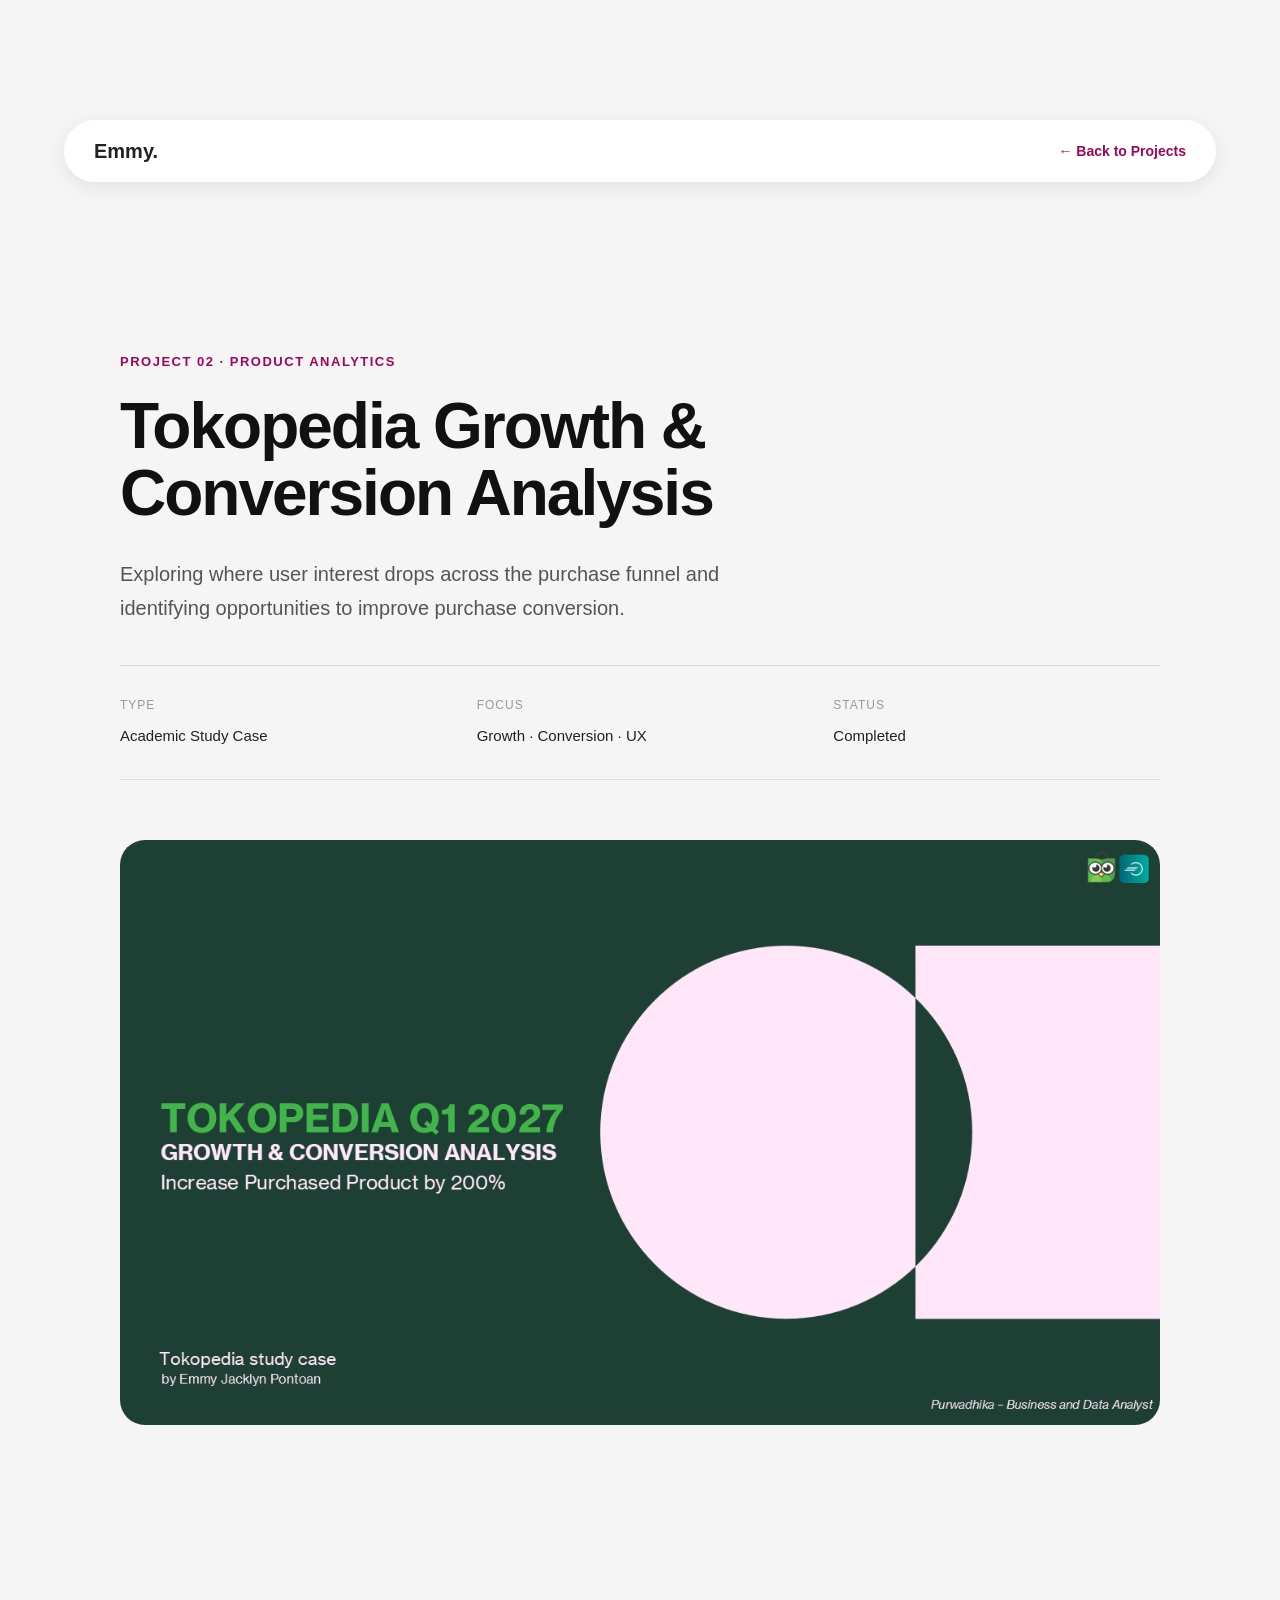
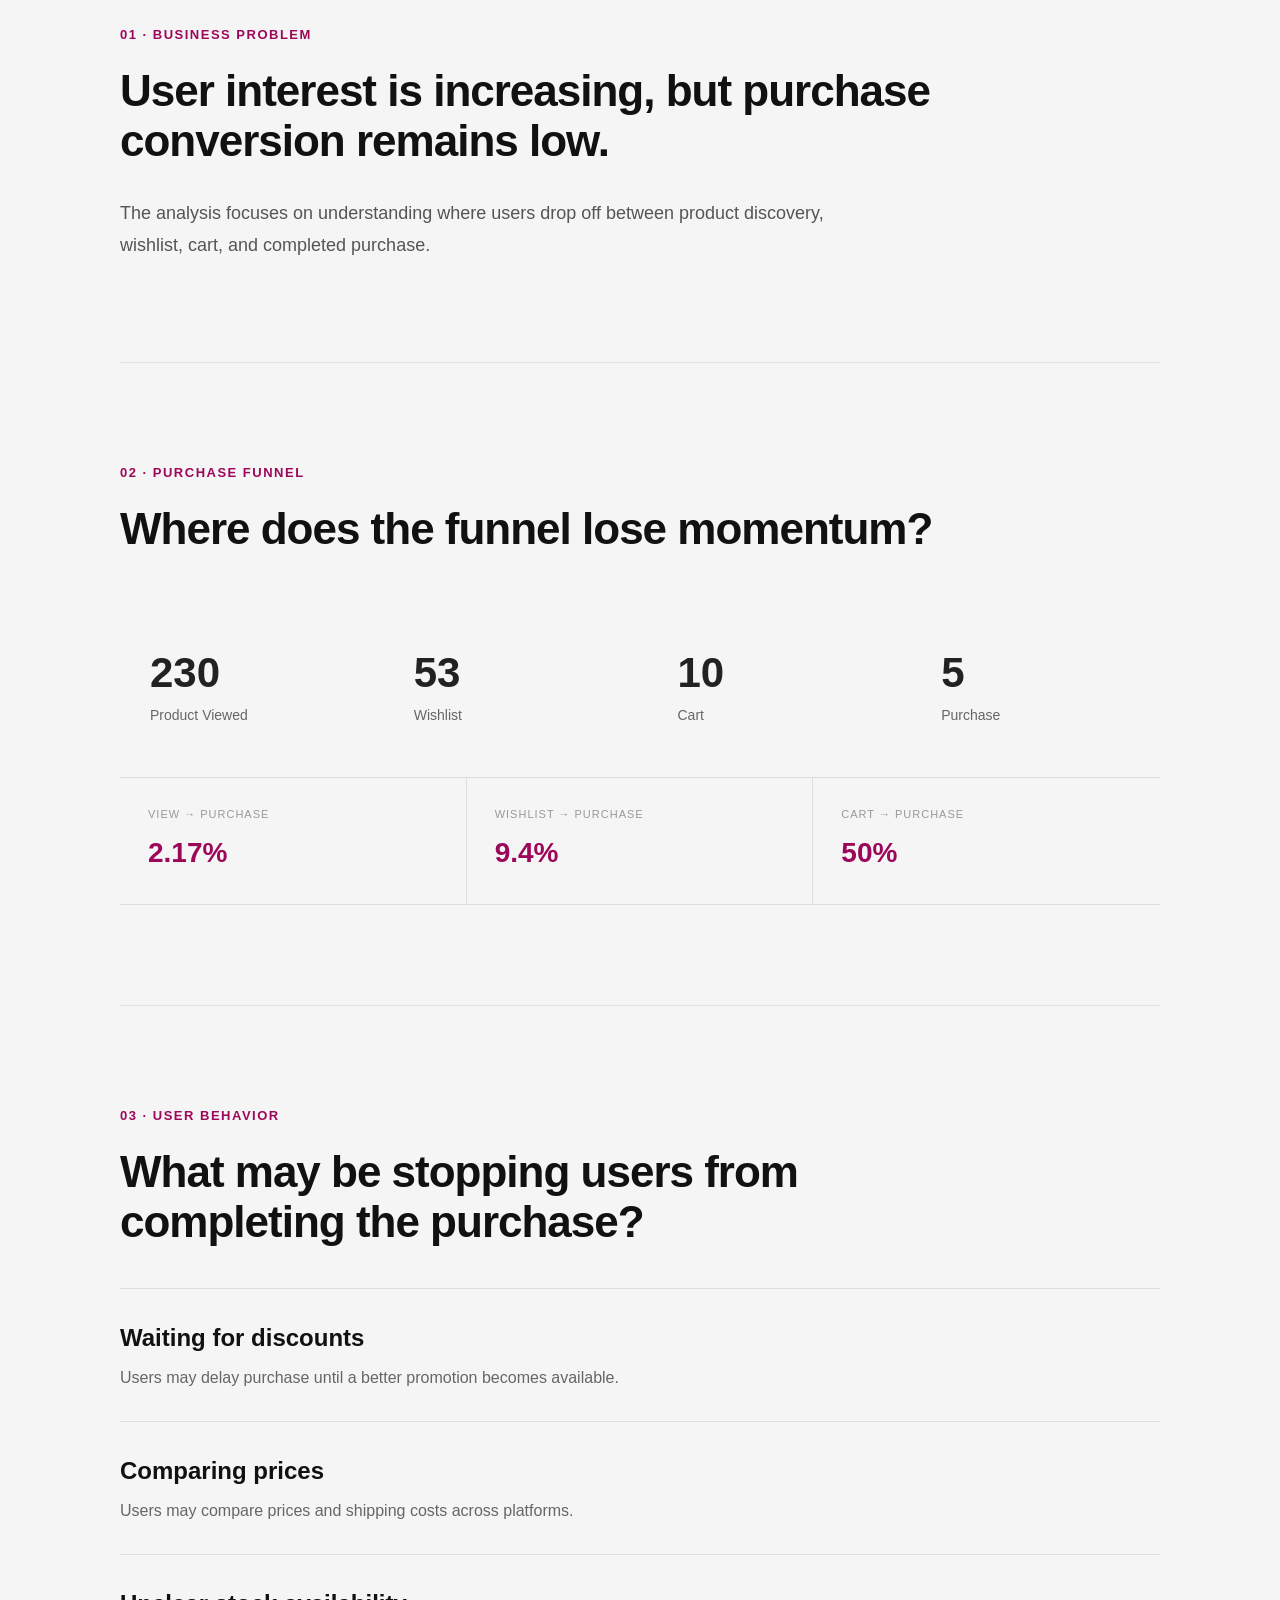
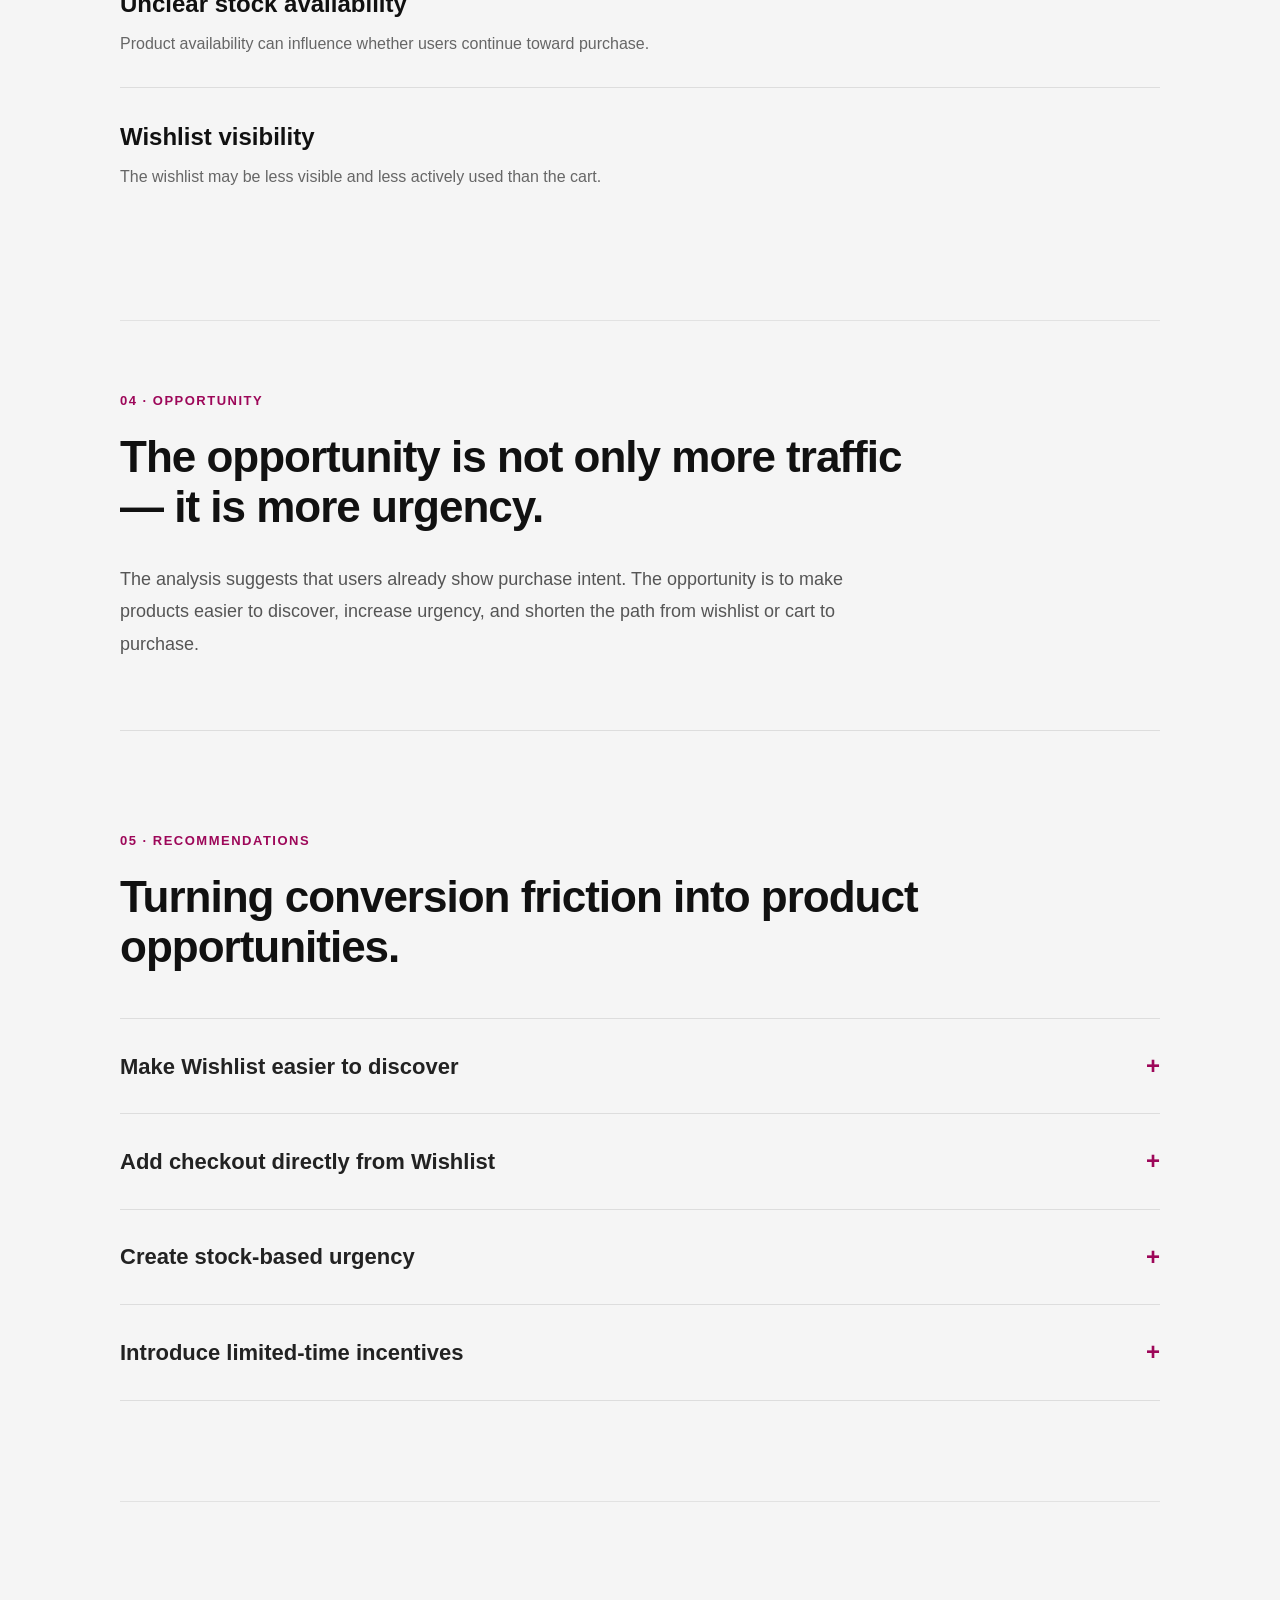
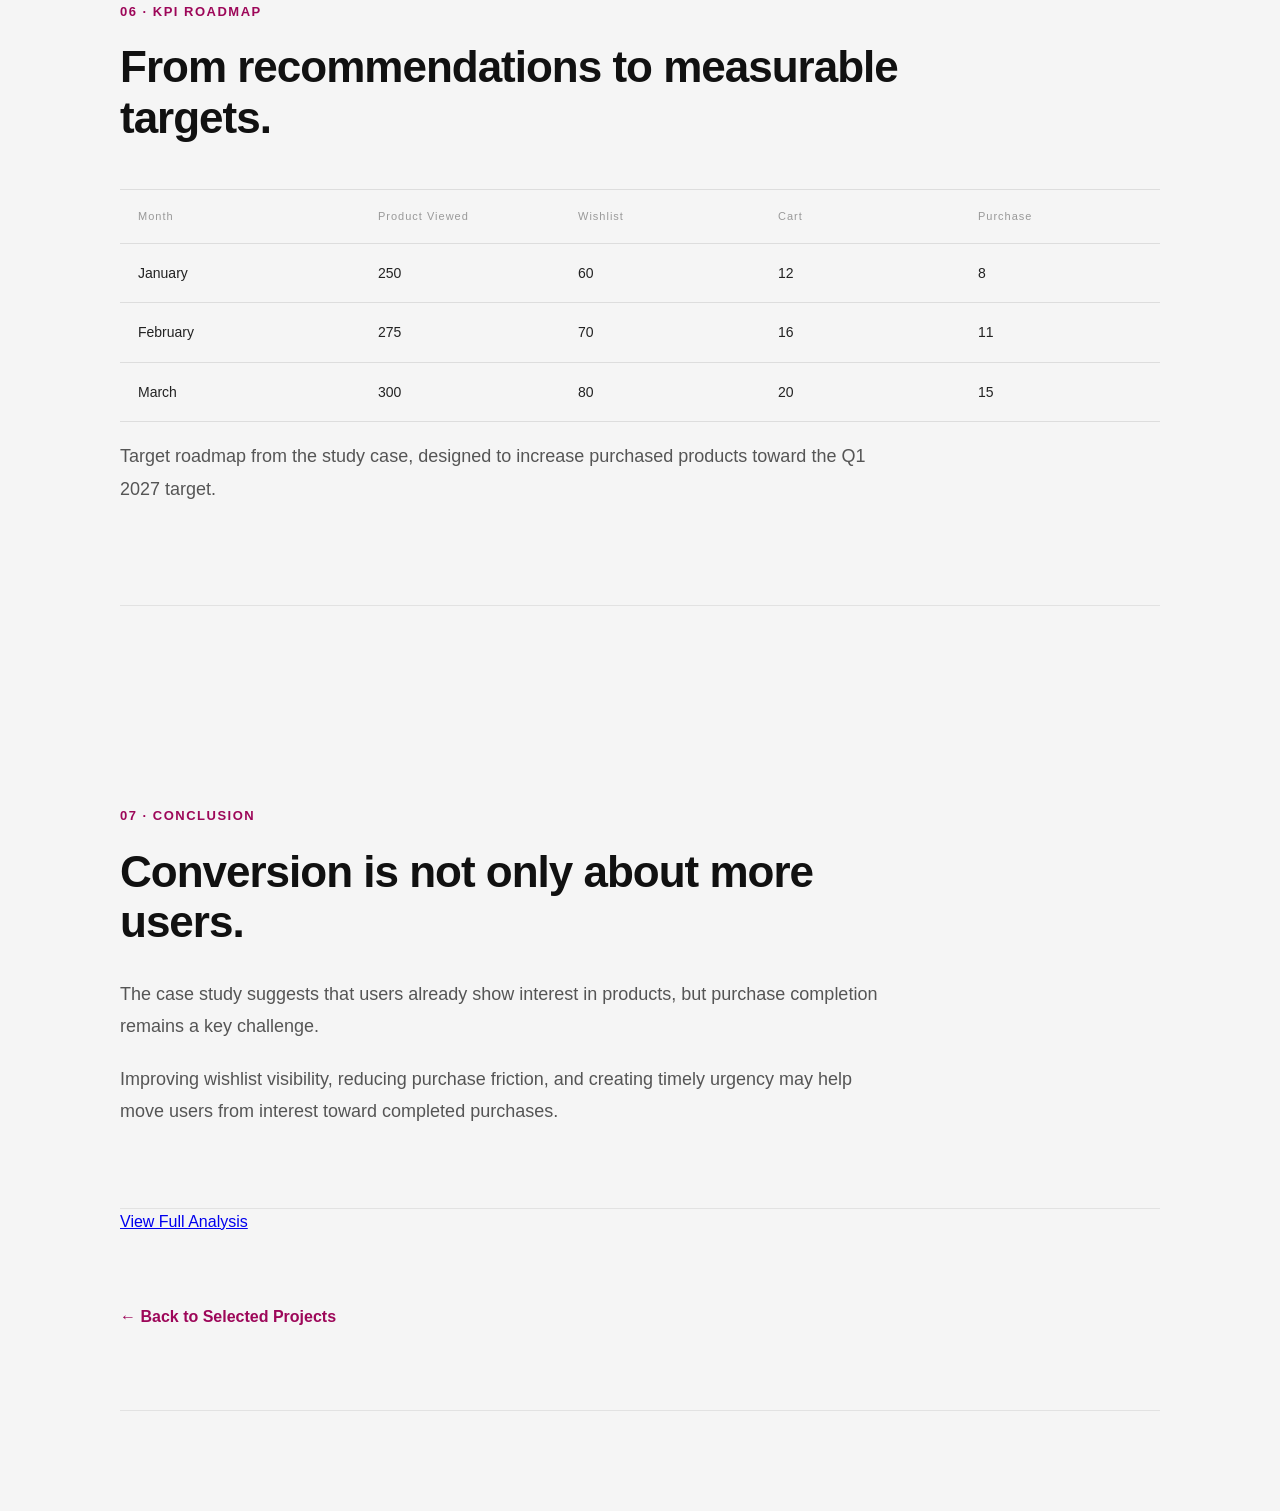
<file: projects/tokopedia.html>
<!DOCTYPE html>
<html lang="en">

<head>

    <meta charset="UTF-8">

    <meta
        name="viewport"
        content="width=device-width, initial-scale=1.0"
    >

    <title>
        Tokopedia Growth & Conversion Analysis | Emmy Jacklyn Pontoan
    </title>

    <link
        rel="stylesheet"
        href="../css/style.css"
    >

    <link
        rel="stylesheet"
        href="../css/project.css"
    >

</head>


<body>


    <!-- =========================
         PROJECT NAVBAR
    ========================== -->

    <header class="project-header">

        <a
            href="../index.html"
            class="project-logo"
        >
            Emmy.
        </a>


        <a
            href="../index.html#projects"
            class="back-link"
        >
            ← Back to Projects
        </a>

    </header>



    <main class="project-page tokopedia-page">


        <!-- =========================
             HERO
        ========================== -->

        <section class="project-hero">

            <p class="project-label">
                PROJECT 02 · PRODUCT ANALYTICS
            </p>

            <h1>
                Tokopedia Growth &
                Conversion Analysis
            </h1>

            <p class="project-subtitle">
                Exploring where user interest drops
                across the purchase funnel and
                identifying opportunities to improve
                purchase conversion.
            </p>


            <div class="project-meta">

                <div>
                    <span>TYPE</span>

                    <strong>
                        Academic Study Case
                    </strong>
                </div>


                <div>
                    <span>FOCUS</span>

                    <strong>
                        Growth · Conversion · UX
                    </strong>
                </div>


                <div>
                    <span>STATUS</span>

                    <strong>
                        Completed
                    </strong>
                </div>

            </div>


            <img
                src="../images/tokopedia.png"
                alt="Tokopedia Growth and Conversion Analysis"
                class="project-cover"
            >

        </section>



        <!-- =========================
             01 PROBLEM
        ========================== -->

        <section class="case-section">

            <p class="project-label">
                01 · BUSINESS PROBLEM
            </p>

            <h2>
                User interest is increasing,
                but purchase conversion remains low.
            </h2>

            <p>
                The analysis focuses on understanding
                where users drop off between product
                discovery, wishlist, cart, and completed
                purchase.
            </p>

        </section>



        <!-- =========================
             02 FUNNEL
        ========================== -->

        <section class="case-section">

            <p class="project-label">
                02 · PURCHASE FUNNEL
            </p>

            <h2>
                Where does the funnel lose momentum?
            </h2>


            <div class="funnel-grid">


                <div class="funnel-step">

                    <strong>
                        230
                    </strong>

                    <p>
                        Product Viewed
                    </p>

                </div>


                <div class="funnel-step">

                    <strong>
                        53
                    </strong>

                    <p>
                        Wishlist
                    </p>

                </div>


                <div class="funnel-step">

                    <strong>
                        10
                    </strong>

                    <p>
                        Cart
                    </p>

                </div>


                <div class="funnel-step">

                    <strong>
                        5
                    </strong>

                    <p>
                        Purchase
                    </p>

                </div>

            </div>


            <div class="metric-highlight">

                <div>

                    <span>
                        VIEW → PURCHASE
                    </span>

                    <strong>
                        2.17%
                    </strong>

                </div>


                <div>

                    <span>
                        WISHLIST → PURCHASE
                    </span>

                    <strong>
                        9.4%
                    </strong>

                </div>


                <div>

                    <span>
                        CART → PURCHASE
                    </span>

                    <strong>
                        50%
                    </strong>

                </div>

            </div>

        </section>



        <!-- =========================
             03 USER BEHAVIOR
        ========================== -->

        <section class="case-section">

            <p class="project-label">
                03 · USER BEHAVIOR
            </p>

            <h2>
                What may be stopping users
                from completing the purchase?
            </h2>


            <div class="behavior-list">


                <div>

                    <h3>
                        Waiting for discounts
                    </h3>

                    <p>
                        Users may delay purchase until
                        a better promotion becomes available.
                    </p>

                </div>


                <div>

                    <h3>
                        Comparing prices
                    </h3>

                    <p>
                        Users may compare prices and
                        shipping costs across platforms.
                    </p>

                </div>


                <div>

                    <h3>
                        Unclear stock availability
                    </h3>

                    <p>
                        Product availability can influence
                        whether users continue toward purchase.
                    </p>

                </div>


                <div>

                    <h3>
                        Wishlist visibility
                    </h3>

                    <p>
                        The wishlist may be less visible
                        and less actively used than the cart.
                    </p>

                </div>

            </div>

        </section>



        <!-- =========================
             04 OPPORTUNITY
        ========================== -->

        <section class="case-section opportunity-section">

            <p class="project-label">
                04 · OPPORTUNITY
            </p>

            <h2>
                The opportunity is not only
                more traffic — it is more urgency.
            </h2>

            <p>
                The analysis suggests that users already
                show purchase intent. The opportunity is
                to make products easier to discover,
                increase urgency, and shorten the path
                from wishlist or cart to purchase.
            </p>

        </section>



        <!-- =========================
             05 RECOMMENDATIONS
        ========================== -->

        <section class="case-section">

            <p class="project-label">
                05 · RECOMMENDATIONS
            </p>

            <h2>
                Turning conversion friction
                into product opportunities.
            </h2>


            <div class="tokopedia-recommendations">


               <details>

                    <summary>
                        Make Wishlist easier to discover
                        <span>+</span>
                    </summary>


                    <div>

                        <div class="recommendation-layout">


                            <!-- =========================
                                LEFT: EXPLANATION
                            ========================== -->

                            <div class="recommendation-copy">

                                <p class="copy-label">
                                    PRODUCT OPPORTUNITY
                                </p>

                                <h3>
                                    Make Wishlist easier to discover
                                </h3>

                                <p>
                                    Wishlist activity is already present,
                                    but the feature may be less visible
                                    and less accessible than the cart.
                                </p>

                                <p class="why">
                                    WHAT I PROPOSE
                                </p>

                                <p>
                                    Surface Wishlist on the homepage
                                    and keep it visually close to the
                                    cart so users can access saved items
                                    more easily.
                                </p>

                                <p class="impact">
                                    Expected outcome:
                                    higher wishlist engagement and
                                    more opportunities to return
                                    users to products they saved.
                                </p>

                            </div>


                            <!-- =========================
                                RIGHT: ORIGINAL PROTOTYPE
                            ========================== -->

                            <div class="tokopedia-prototype">

                                <p class="prototype-label">
                                    HOMEPAGE PROTOTYPE
                                </p>


                                <div class="shopping-ui">


                                    <!-- TOP BAR -->

                                    <div class="shopping-topbar">

                                        <strong>
                                            Tokopedia
                                        </strong>


                                        <div class="shopping-actions">

                                            <button class="icon-button">
                                                ♡
                                            </button>

                                            <button class="icon-button">
                                                🛒
                                            </button>

                                        </div>

                                    </div>


                                    <!-- SEARCH -->

                                    <div class="shopping-search">
                                        🔍 Search products
                                    </div>


                                    <!-- BANNER -->

                                    <div class="shopping-banner">
                                        Discover products you'll love
                                    </div>


                                    <!-- SECTION -->

                                    <div class="shopping-section-title">
                                        For You
                                    </div>


                                    <!-- PRODUCTS -->

                                    <div class="product-grid">


                                        <div class="mock-product">

                                            <div class="product-box"></div>

                                            <span>
                                                Product A
                                            </span>

                                        </div>


                                        <div class="mock-product">

                                            <div class="product-box"></div>

                                            <span>
                                                Product B
                                            </span>

                                        </div>


                                        <div class="mock-product">

                                            <div class="product-box"></div>

                                            <span>
                                                Product C
                                            </span>

                                        </div>


                                    </div>


                                </div>


                                <p class="prototype-note">

                                    Wishlist is placed near the cart
                                    so users can access saved products
                                    without searching for the feature.

                                </p>

                            </div>


                        </div>

                    </div>

                </details>


                <details>

                    <summary>
                        Add checkout directly from Wishlist
                        <span>+</span>
                    </summary>

                    <div>

                        <div class="recommendation-layout">

                            <!-- LEFT -->

                            <div class="recommendation-copy">

                                <p class="copy-label">
                                    PURCHASE FRICTION
                                </p>

                                <h3>
                                    Add checkout directly from Wishlist
                                </h3>

                                <p>
                                    Users who save products to Wishlist
                                    may still need to move back through
                                    the cart before completing a purchase.
                                </p>

                                <p class="why">
                                    WHAT I PROPOSE
                                </p>

                                <p>
                                    Add a direct purchase action on the
                                    Wishlist page so users can move from
                                    saved item to checkout with fewer steps.
                                </p>

                                <p class="impact">
                                    Expected outcome:
                                    shorter purchase flow and reduced
                                    friction between intent and checkout.
                                </p>

                            </div>


                            <!-- RIGHT : PROTOTYPE -->

                            <div class="tokopedia-prototype">

                                <p class="prototype-label">
                                    WISHLIST PROTOTYPE
                                </p>

                                <div class="shopping-ui wishlist-ui">

                                    <div class="shopping-page-title">
                                        ← All Wishlist
                                    </div>

                                    <div class="wishlist-product">

                                        <div class="product-thumb"></div>

                                        <div class="wishlist-product-info">

                                            <strong>
                                                Fujifilm Instax Mini
                                            </strong>

                                            <span>
                                                Rp989.100
                                            </span>

                                            <small>
                                                Stock available
                                            </small>

                                        </div>

                                    </div>

                                    <button
                                        class="mock-primary-button"
                                        onclick="this.textContent='Added to checkout ✓'"
                                    >
                                        Buy Now
                                    </button>

                                </div>

                                <p class="prototype-note">
                                    A direct checkout action shortens the
                                    path from Wishlist to purchase.
                                </p>

                            </div>

                        </div>

                    </div>

                </details>


                <details>

                    <summary>
                        Create stock-based urgency
                        <span>+</span>
                    </summary>

                    <div>

                        <div class="recommendation-layout">

                            <!-- LEFT -->

                            <div class="recommendation-copy">

                                <p class="copy-label">
                                    PURCHASE URGENCY
                                </p>

                                <h3>
                                    Create stock-based urgency
                                </h3>

                                <p>
                                    Users may delay purchases when there
                                    is no visible signal that product
                                    availability is changing.
                                </p>

                                <p class="why">
                                    WHAT I PROPOSE
                                </p>

                                <p>
                                    Show signals such as “Almost out of
                                    stock”, “Only 1 left”, and
                                    “Back in stock” directly on relevant
                                    product experiences.
                                </p>

                                <p class="impact">
                                    Expected outcome:
                                    stronger urgency and faster movement
                                    from browsing to purchase.
                                </p>

                            </div>


                            <!-- RIGHT : PROTOTYPE -->

                            <div class="tokopedia-prototype">

                                <p class="prototype-label">
                                    PRODUCT PAGE PROTOTYPE
                                </p>

                                <div class="shopping-ui">

                                    <div class="product-detail-image">

                                        <img
                                            src="../images/tokopedia-promo.jpg"
                                            alt="Promotional product"
                                        >

                                    </div>

                                    <h3>
                                        Baseus Pudding Series
                                    </h3>

                                    <p class="mock-price">
                                        Rp89.000
                                    </p>

                                    <div class="stock-alert">
                                        ⚡ Almost out of stock
                                    </div>

                                    <div class="stock-count">
                                        Only 1 left
                                    </div>

                                    <button
                                        class="mock-primary-button"
                                        onclick="this.textContent='Added to Cart ✓'"
                                    >
                                        Add to Cart
                                    </button>

                                </div>

                                <p class="prototype-note">
                                    Stock signals create urgency without
                                    interrupting the purchase flow.
                                </p>

                            </div>

                        </div>

                    </div>

                </details>


                <details>

                    <summary>
                        Introduce limited-time incentives
                        <span>+</span>
                    </summary>

                    <div>

                        <div class="recommendation-layout">

                            <!-- LEFT -->

                            <div class="recommendation-copy">

                                <p class="copy-label">
                                    CONVERSION INCENTIVE
                                </p>

                                <h3>
                                    Introduce limited-time incentives
                                </h3>

                                <p>
                                    Users may already have products in
                                    their cart or Wishlist, but still
                                    delay the purchase while waiting
                                    for discounts or better timing.
                                </p>

                                <p class="why">
                                    WHAT I PROPOSE
                                </p>

                                <p>
                                    Create urgency through two touchpoints:
                                    a push notification that brings users
                                    back to the product, followed by an
                                    in-app voucher with a visible countdown.
                                </p>

                                <p class="impact">
                                    Expected outcome:
                                    stronger urgency, higher return
                                    engagement, and faster purchase
                                    conversion.
                                </p>

                            </div>


                            <!-- RIGHT : PROTOTYPES -->

                            <div class="tokopedia-prototype">

                                <div class="promotion-prototypes-row">
                                    <!-- PUSH -->

                                    <div class="promotion-demo">

                                        <p class="demo-label">
                                            01 · PUSH NOTIFICATION
                                        </p>

                                        <div class="phone-frame">

                                            <div class="phone-status">

                                                <span>
                                                    11:03
                                                </span>

                                                <span class="phone-icons">
                                                    ◦◦◦
                                                </span>

                                            </div>


                                            <div class="phone-home-screen">

                                                <div class="fake-app-grid">

                                                    <div></div>
                                                    <div></div>
                                                    <div></div>
                                                    <div></div>

                                                    <div></div>
                                                    <div></div>
                                                    <div></div>
                                                    <div></div>

                                                </div>


                                                <div class="push-notification">

                                                    <div class="push-header">

                                                        <div class="push-brand">
                                                            Tokopedia
                                                        </div>

                                                        <span class="push-time">
                                                            now
                                                        </span>

                                                    </div>


                                                    <div class="push-content">

                                                        <div class="push-image">

                                                            <img
                                                                src="../images/tokopedia-promo.jpg"
                                                                alt="Tokopedia promotional product"
                                                            >

                                                        </div>


                                                        <div class="push-text">

                                                            <strong>
                                                                Don't miss your voucher!
                                                            </strong>

                                                            <p>
                                                                Get 15% OFF for selected
                                                                products in your Wishlist.
                                                            </p>

                                                            <div class="push-expiry">

                                                                Expires in
                                                                <strong id="push-countdown">
                                                                    00:59
                                                                </strong>

                                                            </div>

                                                        </div>

                                                    </div>


                                                    <button
                                                        class="notification-button"
                                                        onclick="openPromoProduct(this)"
                                                    >
                                                        View Promotion
                                                    </button>

                                                </div>


                                                <div class="fake-home-content">

                                                    <div class="fake-banner"></div>

                                                    <div class="fake-products">

                                                        <div></div>
                                                        <div></div>
                                                        <div></div>

                                                    </div>

                                                </div>

                                            </div>

                                        </div>

                                    </div>


                                    <!-- ON APP -->

                                    <div class="promotion-demo">

                                        <p class="demo-label">
                                            02 · ON-APP PROMOTION
                                        </p>

                                        <div class="app-phone-frame">

                                            <div class="app-status-bar">

                                                <span>
                                                    11:03
                                                </span>

                                                <span>
                                                    ◦◦◦
                                                </span>

                                            </div>


                                            <div class="app-topbar">

                                                <strong>
                                                    Tokopedia
                                                </strong>


                                                <div class="app-cart">

                                                    <span class="cart-icon">
                                                        🛒
                                                    </span>

                                                    <span class="cart-count">
                                                        93
                                                    </span>

                                                    <div class="cart-product-float">

                                                        <img
                                                            src="../images/tokopedia-promo.jpg"
                                                            alt="Cart product"
                                                        >

                                                    </div>

                                                </div>

                                            </div>


                                            <div class="app-search">
                                                🔍 Search products
                                            </div>


                                            <div class="app-urgency-banner">

                                                <div class="urgency-copy">

                                                    <span class="urgency-label">
                                                        LIMITED-TIME VOUCHER
                                                    </span>

                                                    <strong>
                                                        Extra 15% OFF
                                                    </strong>

                                                    <p>
                                                        For selected products
                                                        in your cart & wishlist.
                                                    </p>

                                                </div>


                                                <div class="app-countdown-box">

                                                    <span>
                                                        Ends in
                                                    </span>

                                                    <strong id="app-countdown">
                                                        14:59
                                                    </strong>

                                                </div>

                                            </div>


                                            <div class="app-promo-product">

                                                <div class="promo-product-image">

                                                    <img
                                                        src="../images/tokopedia-promo.jpg"
                                                        alt="Promotional product"
                                                    >

                                                    <span class="promo-tag">
                                                        15% OFF
                                                    </span>

                                                </div>


                                                <div class="promo-product-info">

                                                    <span class="promo-source">
                                                        FROM YOUR CART
                                                    </span>

                                                    <h3>
                                                        Baseus Pudding Series
                                                    </h3>

                                                    <div class="promo-price">
                                                        Rp89.000
                                                    </div>

                                                    <div class="promo-voucher">
                                                        Voucher: EXTRA15
                                                    </div>

                                                    <button
                                                        class="app-buy-button"
                                                        onclick="claimTokopediaVoucher(this)"
                                                    >
                                                        Buy Now
                                                    </button>

                                                </div>

                                            </div>


                                            <div class="app-section-title">
                                                Recommended for you
                                            </div>


                                            <div class="app-product-row">

                                                <div></div>
                                                <div></div>
                                                <div></div>

                                            </div>


                                            <div class="app-bottom-nav">

                                                <span>
                                                    Home
                                                </span>

                                                <span>
                                                    Wishlist
                                                </span>

                                                <span class="active">
                                                    Cart
                                                </span>

                                                <span>
                                                    Profile
                                                </span>

                                            </div>

                                        </div>

                                    </div>

                                </div>

                                <p class="prototype-note">
                                    Push notification brings the user back,
                                    while the in-app voucher and countdown
                                    create urgency closer to purchase.
                                </p>

                            </div>

                        </div>

                    </div>

                </details>

            </div>

        </section>



        <!-- =========================
             06 KPI ROADMAP
        ========================== -->

        <section class="case-section">

            <p class="project-label">
                06 · KPI ROADMAP
            </p>

            <h2>
                From recommendations
                to measurable targets.
            </h2>


            <div class="kpi-table">

                <div class="kpi-row kpi-header">

                    <span>
                        Month
                    </span>

                    <span>
                        Product Viewed
                    </span>

                    <span>
                        Wishlist
                    </span>

                    <span>
                        Cart
                    </span>

                    <span>
                        Purchase
                    </span>

                </div>


                <div class="kpi-row">

                    <span>
                        January
                    </span>

                    <strong>
                        250
                    </strong>

                    <strong>
                        60
                    </strong>

                    <strong>
                        12
                    </strong>

                    <strong>
                        8
                    </strong>

                </div>


                <div class="kpi-row">

                    <span>
                        February
                    </span>

                    <strong>
                        275
                    </strong>

                    <strong>
                        70
                    </strong>

                    <strong>
                        16
                    </strong>

                    <strong>
                        11
                    </strong>

                </div>


                <div class="kpi-row">

                    <span>
                        March
                    </span>

                    <strong>
                        300
                    </strong>

                    <strong>
                        80
                    </strong>

                    <strong>
                        20
                    </strong>

                    <strong>
                        15
                    </strong>

                </div>

            </div>


            <p class="kpi-note">
                Target roadmap from the study case,
                designed to increase purchased products
                toward the Q1 2027 target.
            </p>

        </section>



        <!-- =========================
             07 CONCLUSION
        ========================== -->

        <section class="case-section conclusion-section">

            <section class="case-section conclusion-section">

                <p class="project-label">
                    07 · CONCLUSION
                </p>

                <h2>
                    Conversion is not only
                    about more users.
                </h2>

                <p>
                    The case study suggests that users already
                    show interest in products, but purchase
                    completion remains a key challenge.
                </p>

                <p>
                    Improving wishlist visibility, reducing
                    purchase friction, and creating timely
                    urgency may help move users from interest
                    toward completed purchases.
                </p>

            </section>

            <a
                href="https://github.com/Emmy-Analytics/tokopedia-purchase-conversion"
                target="_blank"
                class="case-link"
            >
                View Full Analysis
            </a>


            <!-- =========================
                PROJECT ENDING
            ========================== -->

            <section class="project-ending">

                <a href="../index.html#projects">
                    ← Back to Selected Projects
                </a>

            </section>

    </main>


</body>

</html>
</file>
<file: css/style.css>
/* =========================
   RESET
========================= */

* {
    margin: 0;
    padding: 0;
    box-sizing: border-box;
}

html {
    scroll-behavior: smooth;
}

body {
    background-color: #f5f5f5;
    font-family: Arial, sans-serif;
    padding-top: 100px;
}



/* =========================
   HEADER / NAVBAR
========================= */
/* =========================
   HERO
========================= */

/* =========================
   HERO
========================= */

.hero {
    min-height: calc(100vh - 100px);

    display: flex;
    align-items: center;

    padding: 60px 8%;
}

.hero-content {
    width: 100%;
    max-width: 1100px;

    margin: 0 auto;

    display: flex;
    align-items: center;
    justify-content: space-between;

    gap: 80px;
}

.hero-text {
    flex: 1;
    max-width: 600px;
}

.hero-intro {
    font-size: 18px;

    color: #C02F7F;

    margin-bottom: 15px;
}

.hero h1 {
    font-size: 64px;

    line-height: 1.05;

    margin-bottom: 15px;
}

.hero h2 {
    font-size: 32px;

    font-weight: 500;

    color: #C02F7F;

    margin-bottom: 20px;
}

.hero-description {
    font-size: 18px;

    line-height: 1.7;

    color: #555;

    margin-bottom: 30px;

    max-width: 500px;
}

.hero-button {
    display: inline-block;

    padding: 13px 30px;

    background-color: #9D0759;

    color: white;

    border-radius: 30px;

    text-decoration: none;

    transition: 0.3s;
}

.hero-button:hover {
    background-color: #C02F7F;

    transform: translateY(-3px);
}

/* =========================
   ABOUT
========================= */

.about {
    padding: 120px 8%;
    background-color: #ffffff;
}

.about-header {
    width: 300px;
    margin-bottom: 45px;
    margin-left: calc((100% - 1060px) / 2);
}

.section-label {
    color: #C02F7F;
    font-size: 14px;
    font-weight: 600;
    letter-spacing: 2px;
    margin-bottom: 15px;
}

.about-header h2 {
    font-size: 48px;
    line-height: 1.1;
}

.about-content {
    display: grid;
    grid-template-columns: 1fr 1fr;
    gap: 80px;
    align-items: start;
}

.about-text {
    max-width: 550px;
}

.about-text p {
    font-size: 18px;
    line-height: 1.8;
    color: #555;
    margin-bottom: 25px;
}

.about-highlight {
    display: flex;
    flex-direction: column;
    gap: 30px;
}

.highlight-item {
    padding-bottom: 25px;
    border-bottom: 1px solid #e5e5e5;
}

.highlight-item span {
    color: #C02F7F;
    font-size: 14px;
    font-weight: 600;
}

.highlight-item h3 {
    font-size: 22px;
    margin: 8px 0;
}

.highlight-item p {
    color: #666;
    line-height: 1.6;
}

/* =========================
   EXPERIENCE
========================= */

.experience {
    padding: 120px 8%;
    background-color: #f5f5f5;
}

.experience-header {
    max-width: 650px;
    margin-bottom: 80px;
}

.experience-header h2 {
    font-size: 48px;
    line-height: 1.1;
}

.experience-list {
    max-width: 1100px;
    margin: 0 auto;
}

.experience-item {
    display: grid;

    grid-template-columns: 80px 1fr;

    gap: 40px;

    padding: 40px 0;

    border-top: 1px solid #dcdcdc;
}

.experience-item:last-child {
    border-bottom: 1px solid #dcdcdc;
}

.experience-number {
    color: #C02F7F;

    font-size: 14px;

    font-weight: 600;
}

.experience-title {
    display: flex;

    justify-content: space-between;

    align-items: center;

    gap: 20px;

    margin-bottom: 20px;
}

.experience-title h3 {
    font-size: 28px;

    margin: 0;
}

.experience-title span {
    color: #777;

    font-size: 14px;
}

.experience-description {
    max-width: 750px;

    color: #555;

    font-size: 17px;

    line-height: 1.7;

    margin-bottom: 25px;
}

.experience-tags {
    display: flex;

    flex-wrap: wrap;

    gap: 10px;
}

.experience-tags span {
    padding: 7px 15px;

    background-color: white;

    border-radius: 20px;

    font-size: 13px;

    color: #555;
}

/* =========================
   PROJECTS
========================= */

.projects {
    padding: 120px 8%;
    background-color: #ffffff;
}

.projects-header {
    max-width: 650px;
    margin-bottom: 70px;
}

.projects-header h2 {
    font-size: 48px;
    line-height: 1.1;
}



/* =========================
   FEATURED PROJECT
========================= */

.featured-project {
    display: grid;

    grid-template-columns: 1.15fr 0.85fr;

    gap: 70px;

    align-items: center;

    padding-bottom: 100px;

    border-bottom: 1px solid #dedede;
}

.project-image {
    overflow: hidden;

    border-radius: 25px;

    background-color: #f5f5f5;
}

.project-image {
    width: 100%;
    background-color: #f5f5f5;
    border-radius: 25px;
    overflow: hidden;
}

.project-image img {
    width: 100%;
    height: auto;
    display: block;
    object-fit: contain;
}

.project-image:hover img {
    transform: scale(1.03);
}


.project-number {
    color: #C02F7F;

    font-size: 13px;

    font-weight: 600;

    letter-spacing: 1.5px;

    margin-bottom: 15px;
}

.project-details h3 {
    font-size: 42px;

    line-height: 1.1;

    margin-bottom: 25px;
}

.project-description {
    max-width: 500px;

    color: #555;

    font-size: 17px;

    line-height: 1.7;

    margin-bottom: 35px;
}



/* =========================
   PROJECT INFO
========================= */

.project-info {
    display: flex;

    flex-direction: column;

    gap: 20px;

    margin-bottom: 30px;
}

.project-info span {
    color: #999;

    font-size: 12px;

    letter-spacing: 1px;

    font-weight: 600;
}

.project-info p {
    color: #333;

    margin-top: 5px;

    line-height: 1.5;
}



/* =========================
   PROJECT LINK
========================= */

.project-link {
    color: #9D0759;

    font-weight: 600;

    text-decoration: none;

    transition: 0.3s;
}

.project-link:hover {
    color: #C02F7F;
}

/* =========================
   SMALL PROJECT IMAGE
========================= */

.small-project {
    overflow: hidden;
}

.small-project-image {
    width: 100%;
    height: 220px;

    overflow: hidden;

    background-color: #eaeaea;
}

.small-project-image img {
    width: 100%;
    height: 100%;

    object-fit: cover;

    display: block;

    transition: transform 0.4s ease;
}

.small-project:hover .small-project-image img {
    transform: scale(1.04);
}

.small-project-content {
    padding: 35px 40px 40px;
}

/* =========================
   SMALL PROJECTS
========================= */

.small-projects {
    display: grid;

    grid-template-columns: 1fr 1fr;

    gap: 30px;

    padding-top: 50px;
}

.small-project {
    padding: 40px;

    background-color: #f5f5f5;

    border-radius: 20px;

    transition: transform 0.3s ease;
}

.small-project:hover {
    transform: translateY(-5px);
}

.small-project h3 {
    font-size: 28px;

    line-height: 1.2;

    margin-bottom: 20px;
}

.small-project p {
    color: #555;

    line-height: 1.7;

    margin-bottom: 20px;
}

.small-project-tools {
    color: #9D0759;

    font-size: 14px;

    font-weight: 600;

    margin-bottom: 25px;
}

.small-project a {
    color: #222;

    font-weight: 600;

    text-decoration: none;
}

.small-project a:hover {
    color: #9D0759;
}

/* =========================
   SKILLS
========================= */

.skills {
    padding: 120px 8%;
    background-color: #f5f5f5;
}

.skills-header {
    max-width: 650px;
    margin-bottom: 70px;
}

.skills-header h2 {
    font-size: 48px;
    line-height: 1.1;
}

.skills-grid {
    max-width: 1100px;
    margin: 0 auto;
}

.skill-block {
    display: grid;
    grid-template-columns: 80px 1fr;
    gap: 40px;

    padding: 40px 0;

    border-top: 1px solid #dcdcdc;
}

.skill-block:last-child {
    border-bottom: 1px solid #dcdcdc;
}

.skill-number {
    color: #C02F7F;
    font-size: 14px;
    font-weight: 600;
}

.skill-block h3 {
    font-size: 28px;
    margin-bottom: 12px;
}

.skill-block p {
    max-width: 700px;

    color: #555;

    font-size: 17px;

    line-height: 1.7;

    margin-bottom: 20px;
}

.skill-tools {
    display: flex;
    flex-wrap: wrap;
    gap: 10px;
}

.skill-tools span {
    padding: 8px 16px;

    background-color: white;

    border-radius: 20px;

    font-size: 13px;

    color: #555;
}

/* =========================
   FINAL SECTION
========================= */

.final-section {
    padding: 160px 8% 50px;

    background-color: #ffffff;
}

.final-content {
    max-width: 1100px;

    margin: 0 auto;
}

.final-content h2 {
    max-width: 800px;

    font-size: 72px;

    line-height: 1.02;

    margin-bottom: 45px;
}

.final-question {
    font-size: 22px;

    line-height: 1.6;

    color: #555;

    max-width: 500px;

    margin-bottom: 30px;
}

.final-cta {
    display: inline-flex;

    align-items: center;

    gap: 12px;

    color: #9D0759;

    font-size: 22px;

    font-weight: 600;

    text-decoration: none;

    transition: 0.3s;
}

.final-cta:hover {
    color: #C02F7F;
}

.final-footer {
    margin-top: 150px;

    padding-top: 25px;

    border-top: 1px solid #dedede;

    display: flex;

    justify-content: space-between;

    align-items: center;
}

.final-footer p {
    color: #555;

    font-size: 14px;
}

.final-links {
    display: flex;

    gap: 25px;
}

.final-links a {
    color: #555;

    font-size: 14px;

    text-decoration: none;

    transition: 0.3s;
}

.final-links a:hover {
    color: #9D0759;
}

/* =========================
   FOOTER
========================= */

.footer {
    padding: 30px 8%;

    background-color: #f5f5f5;

    text-align: center;

    color: #777;

    font-size: 14px;
}

/* =========================
   NAV CTA
========================= */

.nav-cta {
    color: #9D0759;
    text-decoration: none;

    font-size: 14px;
    font-weight: 600;

    padding: 10px 18px;

    border: 1px solid #9D0759;
    border-radius: 30px;

    transition: 0.3s;
}

.nav-cta:hover {
    background-color: #9D0759;
    color: white;
}

/* =========================
   MOBILE MENU BUTTON
========================= */

.menu-toggle {
    display: none;

    border: none;
    background: transparent;

    font-size: 24px;

    color: #222;

    cursor: pointer;
}

/* =========================
   SOCIAL LINKS
========================= */

.social-links {
    display: flex;

    align-items: center;

    gap: 16px;
}

.social-item {
    position: relative;
}

.social-item > a {
    display: flex;

    align-items: center;
    justify-content: center;

    width: 32px;
    height: 32px;

    color: #666;

    font-size: 18px;

    text-decoration: none;

    transition: 0.3s;
}

.social-item > a:hover {
    color: #9D0759;

    transform: translateY(-2px);
}

/* =========================
   LOGO
========================= */

.logo a {
    color: #222222;
    text-decoration: none;
    font-size: 20px;
    font-weight: 700;
}

.logo a:hover {
    color: #9D0759;
}

/* =========================
   SOCIAL PREVIEW
========================= */

.social-preview {
    position: absolute;

    top: 45px;
    right: 0;

    width: 220px;

    padding: 15px 18px;

    background: white;

    border-radius: 14px;

    box-shadow: 0 10px 30px rgba(0, 0, 0, 0.12);

    opacity: 0;

    visibility: hidden;

    transform: translateY(-8px);

    transition: 0.25s;

    z-index: 2000;
}

.social-preview strong {
    display: block;

    color: #222;

    font-size: 14px;

    margin-bottom: 5px;
}

.social-preview span {
    display: block;

    color: #777;

    font-size: 13px;

    line-height: 1.4;
}



/* SHOW PREVIEW */

.social-item:hover .social-preview {
    opacity: 1;

    visibility: visible;

    transform: translateY(0);
}

/* =========================
   HERO IMAGE
========================= */

.hero-image {
    flex: 0 0 380px;
}

.hero-image img {
    width: 100%;

    height: 460px;

    object-fit: cover;

    border-radius: 40px;

    display: block;

    box-shadow: 0 18px 40px rgba(0, 0, 0, 0.08);
}
/* =========================
   HEADER / NAVBAR
========================= */

.header {
    position: fixed;

    top: 20px;
    left: 5%;
    right: 5%;

    display: flex;
    justify-content: space-between;
    align-items: center;

    padding: 15px 30px;

    background-color: white;

    border-radius: 50px;

    box-shadow: 0 5px 20px rgba(0, 0, 0, 0.1);

    z-index: 1000;
}



/* Logo */

.logo {
    font-size: 20px;
    font-weight: bold;
}



/* Menu */

.navbar {
    display: flex;
    align-items: center;
    gap: 30px;
}



/* Link */

.navbar a {
    color: #222;
    text-decoration: none;

    font-size: 14px;

    transition: 0.3s;
}

.navbar a:hover {
    color: #9D0759;
}



/* Ketika mouse diarahkan ke menu */

.navbar a:hover {
    color: #9D0759;
}
/* =========================
   RESPONSIVE HERO
========================= */

@media (max-width: 768px) {

    .hero-content {
        flex-direction: column-reverse;

        text-align: center;

        gap: 40px;
    }

    .hero-text {
        max-width: 100%;
    }

    .hero h1 {
        font-size: 42px;
    }

    .hero h2 {
        font-size: 24px;
    }

    .hero-description {
        margin-left: auto;
        margin-right: auto;
    }

    .hero-image {
        width: 280px;

        flex: none;
    }

    .hero-image img {
        height: 340px;
    }

    .contact {
        padding: 100px 8% 80px;
    }

    .contact h2 {
        font-size: 40px;
    }        
    
    
    
}

@media (max-width: 768px) {

    .about {
        padding: 90px 8%;
    }

    .about-header h2 {
        font-size: 38px;
    }

    .about-content {
        grid-template-columns: 1fr;
        gap: 50px;
    }

@media (max-width: 768px) {

    .small-project-image {
        height: 200px;
    }

    .small-project-content {
        padding: 28px;
    }

}

}

@media (max-width: 768px) {

    .experience {
        padding: 90px 8%;
    }

    .experience-header h2 {
        font-size: 38px;
    }

    .experience-item {
        grid-template-columns: 1fr;

        gap: 15px;
    }

    .experience-title {
        flex-direction: column;

        align-items: flex-start;
    }

        .projects {
        padding: 90px 8%;
    }

    .projects-header h2 {
        font-size: 38px;
    }

    .featured-project {
        grid-template-columns: 1fr;

        gap: 40px;

        padding-bottom: 70px;
    }

    .project-image img {
        height: 300px;
    }

    .project-details h3 {
        font-size: 34px;
    }

    .small-projects {
        grid-template-columns: 1fr;
    }

        .skills {
        padding: 90px 8%;
    }

    .skills-header h2 {
        font-size: 38px;
    }

    .skill-block {
        grid-template-columns: 1fr;
        gap: 15px;
    }

    .skill-block h3 {
        font-size: 24px;
    }
    
    .logo a {
    color: #222;
    text-decoration: none;
    }

        .header {
        left: 20px;
        right: 20px;

        padding: 12px 18px;
    }

    .menu-toggle {
        display: block;
    }

    .navbar {
        display: none;

        position: absolute;

        top: 70px;
        left: 0;
        right: 0;

        flex-direction: column;

        gap: 0;

        padding: 15px;

        background-color: white;

        border-radius: 20px;

        box-shadow: 0 10px 30px rgba(0, 0, 0, 0.1);
    }

    .navbar a {
        padding: 12px 10px;

        width: 100%;
    }

    .nav-cta {
        display: none;
    }

    .navbar.active {
        display: flex;
    }
    .hero-image {
        transform: none;
    }

    .hero-tools {
        justify-content: center;
        margin-top: 24px;
    }


}

/* =========================================
   FINAL VISUAL POLISH
========================================= */

/* ---------- GLOBAL ---------- */

body {
    color: #222;
    background-color: #f5f5f5;
    font-family: Arial, sans-serif;
    line-height: 1.6;
}

section {
    scroll-margin-top: 120px;
}

h1,
h2,
h3 {
    color: #111;
}

::selection {
    background-color: #9D0759;
    color: #fff;
}


/* ---------- NAVBAR ---------- */

.header {
    transition: box-shadow 0.3s ease, transform 0.3s ease;
}

.navbar a {
    position: relative;
}

.navbar a::after {
    content: "";

    position: absolute;

    left: 50%;
    bottom: 3px;

    width: 0;
    height: 2px;

    background-color: #9D0759;

    transform: translateX(-50%);

    transition: width 0.25s ease;
}

.navbar a:hover::after {
    width: 60%;
}

.nav-cta {
    white-space: nowrap;
}


/* ---------- HERO ---------- */

.hero {
    background:
        linear-gradient(
            180deg,
            #f5f5f5 0%,
            #ffffff 100%
        );
}

.hero h1 {
    letter-spacing: -1.5px;
}

.hero h2 {
    letter-spacing: -0.5px;
}

.hero-image {
    position: relative;

    transform: translateY(-20px);
}


.hero-button {
    box-shadow: 0 8px 20px rgba(157, 7, 89, 0.18);
}

.hero-button:hover {
    box-shadow: 0 12px 25px rgba(157, 7, 89, 0.24);
}


/* ---------- ABOUT ---------- */

.about {
    position: relative;
}

.about-header h2,
.experience-header h2,
.projects-header h2,
.skills-header h2 {
    letter-spacing: -1px;
}

.highlight-item {
    transition:
        transform 0.25s ease,
        padding-left 0.25s ease;
}

.highlight-item:hover {
    transform: translateX(5px);
}

.highlight-item span,
.project-number,
.skill-number {
    color: #9D0759;
}


/* ---------- EXPERIENCE ---------- */

.experience-item {
    transition:
        background-color 0.25s ease,
        padding-left 0.25s ease;
}

.experience-item:hover {
    padding-left: 10px;
}

.experience-tags span,
.skill-tools span {
    transition:
        background-color 0.25s ease,
        color 0.25s ease,
        transform 0.25s ease;
}

.experience-tags span:hover,
.skill-tools span:hover {
    background-color: #9D0759;
    color: #fff;
    transform: translateY(-2px);
}


/* ---------- PROJECTS ---------- */

.project-image {
    box-shadow: 0 10px 30px rgba(0, 0, 0, 0.06);
}

.featured-project {
    position: relative;
}

.project-details h3 {
    letter-spacing: -0.8px;
}

.small-project {
    transition:
        transform 0.3s ease,
        box-shadow 0.3s ease;
}

.small-project:hover {
    transform: translateY(-6px);
    box-shadow: 0 12px 30px rgba(0, 0, 0, 0.06);
}

.project-link,
.small-project a {
    position: relative;
}

.project-link::after,
.small-project a::after {
    content: "";

    display: block;

    width: 0;
    height: 1px;

    margin-top: 3px;

    background-color: #9D0759;

    transition: width 0.25s ease;
}

.project-link:hover::after,
.small-project a:hover::after {
    width: 100%;
}


/* ---------- SKILLS ---------- */

.skill-block {
    transition:
        padding-left 0.25s ease;
}

.skill-block:hover {
    padding-left: 10px;
}


/* ---------- FINAL SECTION ---------- */

.final-section {
    position: relative;
}

.final-content h2 {
    letter-spacing: -2px;
}

.final-cta {
    position: relative;
}

.final-cta::after {
    content: "";

    position: absolute;

    left: 0;
    bottom: -5px;

    width: 0;
    height: 2px;

    background-color: #9D0759;

    transition: width 0.3s ease;
}

.final-cta:hover::after {
    width: 100%;
}


/* ---------- FOOTER ---------- */

.footer {
    border-top: 1px solid #e6e6e6;
}

/* =========================
   SCROLL REVEAL
========================= */

.reveal {
    opacity: 0;
    transform: translateY(40px);

    transition:
        opacity 0.9s ease,
        transform 0.9s ease;
}

.reveal.show {
    opacity: 1;
    transform: translateY(0);
}

.final-section .reveal:nth-child(1) {
    transition-delay: 0.05s;
}

.final-section .reveal:nth-child(2) {
    transition-delay: 0.15s;
}

.final-section .reveal:nth-child(3) {
    transition-delay: 0.25s;
}

.final-section .reveal:nth-child(4) {
    transition-delay: 0.35s;
}

/* =========================
   ABOUT ME
========================= */

.about-section {
    padding: 120px 0;
    background-color: #ffffff;
}


/* CONTAINER */

.about-section .section-container {
    width: min(1060px, calc(100% - 80px));
    margin: 0 auto;
}


/* HEADING */

.about-section .section-container > .section-label {
    margin-bottom: 10px;
}

.about-section .section-container > h2 {
    margin: 0;
    font-size: 48px;
    line-height: 1.1;
    letter-spacing: -1px;
    margin-bottom: 55px;
}


/* PHOTO + TEXT */

.about-grid {
    display: grid;

    grid-template-columns: 300px 680px;

    gap: 80px;

    width: 1060px;
    max-width: 100%;

    margin: 0 auto;

    align-items: start;
}


/* PHOTO */

.about-photo {
    width: 300px;
}

.about-photo img {
    display: block;

    width: 100%;
    height: 375px;

    object-fit: cover;
    object-position: center top;

    border-radius: 22px;

    box-shadow:
        0 16px 35px rgba(0, 0, 0, 0.08);
}


/* PHOTO CAPTION */

.photo-caption {
    display: flex;

    justify-content: space-between;

    gap: 20px;

    margin-top: 14px;
    padding-top: 12px;

    border-top: 1px solid #ddd;
}

.photo-caption span {
    color: #999;

    font-size: 9px;
    font-weight: 600;

    letter-spacing: 1.2px;
}

.photo-caption strong {
    font-size: 11px;
    font-weight: 500;
}


/* TEXT */

.about-copy {
    max-width: 680px;
}

.about-copy p {
    margin: 0 0 26px;

    color: #4f5964;

    font-size: 16px;

    line-height: 1.8;
}


/* HIGHLIGHT BOX */

.about-highlight-box {
    width: 100%;

    padding: 34px 36px;

    margin-bottom: 30px;

    background: #ffffff;

    border: 1px solid #e8e8e8;

    border-radius: 20px;

    box-shadow:
        0 14px 35px rgba(0, 0, 0, 0.07);
}

.about-highlight-box .about-hook {
    margin: 0 0 18px;

    color: #111111;

    font-size: 27px;

    line-height: 1.4;

    font-weight: 700;
}

.about-highlight-box p:last-child {
    margin: 0;

    color: #59636f;

    font-size: 16px;

    line-height: 1.8;
}

/* IMPORTANT SENTENCE */

.about-emphasis {
    color: #111;

    font-size: 18px;

    font-weight: 700;
}


/* MOBILE */

@media (max-width: 900px) {

    .about-section .section-container {
        width: min(100% - 40px, 700px);
    }

    .about-grid {
        grid-template-columns: 1fr;
        width: 100%;
        gap: 45px;
    }

    .about-photo {
        width: min(300px, 100%);
    }

}


@media (max-width: 600px) {

    .about-section {
        padding: 120px 0;

        background-color: #f7f7f8;
    }

    .about-section .section-container > h2 {
        font-size: 38px;
    }

    .about-grid {
        grid-template-columns: 1fr;
    }

}

.education {
    padding: 120px 8%;
    background-color: #ffffff;
}

.education-header {
    max-width: 650px;
    margin-bottom: 80px;
}

.education-header h2 {
    font-size: 48px;
    line-height: 1.1;
}

.education-list {
    max-width: 1100px;
    margin: 0 auto;
}

.education-item {
    display: grid;
    grid-template-columns: 80px 1fr;
    gap: 40px;

    padding: 40px 0;

    border-top: 1px solid #dcdcdc;
}

.education-item:last-child {
    border-bottom: 1px solid #dcdcdc;
}

.education-number {
    color: #C02F7F;
    font-size: 14px;
    font-weight: 600;
}

.education-title {
    display: flex;
    justify-content: space-between;
    align-items: center;
    gap: 20px;

    margin-bottom: 10px;
}

.education-title h3 {
    font-size: 28px;
    margin: 0;
}

.education-title span {
    color: #777;
    font-size: 14px;
    white-space: nowrap;
}

.education-institution a {
    color: #9D0759;
    text-decoration: none;
    font-weight: 600;

    transition: color 0.2s ease;
}

.education-institution a:hover {
    color: #C02F7F;
}

.education-description {
    max-width: 750px;
    color: #555;
    font-size: 17px;
    line-height: 1.7;
}

.experience-company {
    display: block;

    margin-top: 7px;

    color: #9D0759;

    font-size: 14px;

    font-weight: 600;

    text-decoration: none;
}

.experience-company:hover {
    color: #C02F7F;
}

.experience-links {
    display: flex;

    gap: 20px;

    margin-top: 18px;
}

.experience-links a {
    color: #9D0759;

    font-size: 13px;

    font-weight: 600;

    text-decoration: none;
}

.experience-links a:hover {
    color: #C02F7F;
}

.experience-work {
    margin-top: 28px;
    padding-top: 20px;
    border-top: 1px solid #e5e5e5;
    max-width: 780px;
}

.experience-work-label {
    margin-bottom: 12px;
    color: #999;
    font-size: 10px;
    font-weight: 600;
    letter-spacing: 1.4px;
}

.experience-work a {
    display: block;
    margin-bottom: 9px;

    color: #9D0759;
    font-size: 13px;
    font-weight: 600;
    line-height: 1.5;

    text-decoration: none;
}

.experience-work a:hover {
    color: #C02F7F;
}

.skills-learning {
    display: flex;

    align-items: center;

    gap: 18px;

    margin-top: 45px;

    padding: 18px 22px;

    background: #fff;

    border-left: 4px solid #9D0759;

    border-radius: 10px;

    box-shadow:
        0 8px 24px rgba(0, 0, 0, 0.04);
}

.skills-learning-label {
    color: #9D0759;

    font-size: 10px;

    font-weight: 700;

    letter-spacing: 1.4px;

    white-space: nowrap;
}

.skills-learning-tools {
    display: flex;

    gap: 8px;

    flex-wrap: wrap;
}

.skills-learning-tools span {
    padding: 6px 12px;

    background: #f8eef4;

    color: #9D0759;

    border-radius: 20px;

    font-size: 12px;

    font-weight: 600;
}

.dashboard-link {
    display: inline-block;

    margin-top: 20px;

    padding: 12px 20px;

    background: #9D0759;
    color: #ffffff;

    border-radius: 8px;

    text-decoration: none;

    font-weight: 600;

    transition: 0.2s ease;
}

.dashboard-link:hover {
    background: #C02F7F;
    transform: translateY(-2px);
}


.project-card-image {
    width: 100%;
    height: 270px;
    overflow: hidden;
    border-radius: 14px 14px 0 0;
}

.project-card-image img {
    width: 100%;
    height: 100%;
    display: block;

    object-fit: cover;
    object-position: center top;
}

.project-card:hover .project-card-image img {
    transform: scale(1.03);
}

.project-card-content {
    padding: 28px 32px 32px;
}

.project-tools {
    margin-top: 20px;
    margin-bottom: 20px;

    color: #9D0759 !important;

    font-size: 14px;
    font-weight: 600;
}
</file>
<file: css/project.css>
/* =========================
   PROJECT PAGE
========================= */

.project-header {
    position: sticky;

    top: 20px;

    left: 5%;
    right: 5%;

    width: 90%;

    margin: 20px auto 0;

    padding: 15px 30px;

    display: flex;

    justify-content: space-between;

    align-items: center;

    background: white;

    border-radius: 50px;

    box-shadow:
        0 5px 20px rgba(0, 0, 0, 0.08);

    z-index: 1000;
}

.project-logo {
    color: #222;

    font-size: 20px;

    font-weight: 700;

    text-decoration: none;
}

.back-link {
    color: #9D0759;

    text-decoration: none;

    font-size: 14px;

    font-weight: 600;
}


/* =========================
   PROJECT HERO
========================= */

.project-page {
    max-width: 1100px;

    margin: 0 auto;

    padding: 150px 30px 100px;
}

.project-hero {
    padding: 20px 0 100px;
}

.project-label {
    color: #9D0759;

    font-size: 13px;

    font-weight: 600;

    letter-spacing: 1.5px;

    margin-bottom: 20px;
}

.project-hero h1 {
    max-width: 900px;

    font-size: 64px;

    line-height: 1.05;

    letter-spacing: -2px;

    margin-bottom: 30px;
}

.project-subtitle {
    max-width: 650px;

    color: #555;

    font-size: 20px;

    line-height: 1.7;

    margin-bottom: 40px;
}


/* =========================
   META
========================= */

.project-meta {
    display: grid;

    grid-template-columns:
        repeat(3, 1fr);

    gap: 30px;

    padding: 30px 0;

    border-top: 1px solid #ddd;

    border-bottom: 1px solid #ddd;

    margin-bottom: 60px;
}

.project-meta span {
    display: block;

    color: #999;

    font-size: 12px;

    letter-spacing: 1px;

    margin-bottom: 8px;
}

.project-meta strong {
    font-size: 15px;

    font-weight: 500;
}


/* =========================
   COVER IMAGE
========================= */

.project-cover {
    width: 100%;
    height: auto;

    display: block;

    border-radius: 25px;

    background-color: #f5f5f5;
}


/* =========================
   CASE SECTION
========================= */

.case-section {
    padding: 100px 0;

    border-bottom: 1px solid #e2e2e2;
}

.case-section h2 {
    max-width: 850px;

    font-size: 44px;

    line-height: 1.15;

    margin-bottom: 30px;

    letter-spacing: -1px;
}

.case-section > p:not(.project-label) {
    max-width: 750px;

    color: #555;

    font-size: 18px;

    line-height: 1.8;
}


/* =========================
   DATA CARDS
========================= */

.case-grid {
    display: grid;

    grid-template-columns:
        repeat(4, 1fr);

    gap: 15px;

    margin-top: 50px;
}

.case-card {
    padding: 30px;

    background: #f5f5f5;

    border-radius: 18px;
}

.case-card strong {
    display: block;

    font-size: 32px;

    margin-bottom: 10px;
}

.case-card span {
    color: #666;

    font-size: 14px;

    line-height: 1.5;
}


/* =========================
   ANALYSIS LIST
========================= */

.analysis-list > div {
    padding: 30px 0;
    border-top: 1px solid #ddd;
}

.analysis-list > div h3 {
    margin: 0 0 8px;
    font-size: 24px;
}

.analysis-list > div p {
    margin: 0;
    max-width: 700px;
    color: #666;
    line-height: 1.6;
}

/* =========================
   STATUS
========================= */

.status-section {
    background: #f5f5f5;

    padding: 70px;

    margin-top: 30px;

    border-radius: 25px;
}

.status-section h2 {
    margin-bottom: 20px;
}


/* =========================
   ENDING
========================= */

.project-ending {
    padding: 80px 0 20px;
}

.project-ending a {
    color: #9D0759;

    text-decoration: none;

    font-weight: 600;
}


/* =========================
   RESPONSIVE
========================= */

@media (max-width: 768px) {

    .project-header {
        top: 10px;

        padding: 12px 18px;
    }

    .project-page {
        padding: 70px 20px;
    }

    .project-hero h1 {
        font-size: 42px;
    }

    .project-meta {
        grid-template-columns: 1fr;
    }

    .project-cover {
        height: 300px;
    }

    .case-section {
        padding: 70px 0;
    }

    .case-section h2 {
        font-size: 34px;
    }

    .case-grid {
        grid-template-columns: 1fr 1fr;
    }

    .analysis-list > div {
        grid-template-columns: 40px 1fr;
    }

    .status-section {
        padding: 35px;
    }

}
/* =========================
   RECOMMENDATIONS
========================= */

.recommendation-list {
    margin-top: 50px;
}

.recommendation-item {
    border-top: 1px solid #ddd;
}

.recommendation-item:last-child {
    border-bottom: 1px solid #ddd;
}

.recommendation-item summary {
    display: grid;

    grid-template-columns: 1fr 30px;

    align-items: center;

    gap: 20px;

    padding: 30px 0;

    cursor: pointer;

    list-style: none;
}

.recommendation-item summary::-webkit-details-marker {
    display: none;
}

.recommendation-title {
    font-size: 24px;

    font-weight: 600;
}

.recommendation-toggle {
    font-size: 26px;

    font-weight: 300;

    text-align: right;

    color: #9D0759;
}

.recommendation-item[open] .recommendation-toggle {
    transform: rotate(45deg);
}

.recommendation-content {
    display: grid;

    grid-template-columns: 0.9fr 1.1fr;

    gap: 50px;

    padding: 0 0 45px 90px;

    align-items: center;
}

.recommendation-text {
    max-width: 450px;
}

.recommendation-label {
    color: #999 !important;

    font-size: 11px !important;

    letter-spacing: 1.5px;

    font-weight: 600;

    margin-bottom: 12px !important;
}

.recommendation-text > p:last-child {
    font-size: 17px;

    line-height: 1.7;

    color: #555;
}

.recommendation-image {
    overflow: hidden;

    border-radius: 18px;

    background-color: #f5f5f5;
}

.recommendation-image img {
    width: 100%;

    display: block;

    height: auto;

}

/* =========================
   RECOMMENDATION IMAGE
========================= */

.recommendation-image {
    overflow: hidden;

    border-radius: 18px;

    background-color: #f5f5f5;
}

.recommendation-image img {
    width: 100%;

    display: block;
}



/* =========================
   PAYMENT PROTOTYPE
========================= */

.recommendation-prototype {
    padding: 30px;

    background-color: #f5f5f5;

    border-radius: 18px;

    max-width: 420px;
}

.prototype-label {
    color: #9D0759;

    font-size: 11px;

    font-weight: 600;

    letter-spacing: 1.5px;

    margin-bottom: 20px;
}

.recommendation-prototype label {
    display: block;

    font-size: 13px;

    color: #666;

    margin-bottom: 8px;
}

.recommendation-prototype select {
    width: 100%;

    padding: 14px 16px;

    border: 1px solid #d8d8d8;

    border-radius: 10px;

    background-color: white;

    color: #222;

    font-size: 15px;

    cursor: pointer;

    outline: none;
}

.recommendation-prototype select:focus {
    border-color: #9D0759;

    box-shadow:
        0 0 0 3px rgba(157, 7, 89, 0.08);
}

.prototype-note {
    color: #777;

    font-size: 13px;

    line-height: 1.5;

    margin-top: 15px;
}

/* =========================
   POS PROTOTYPES
========================= */

.pos-screen {
    padding: 25px;

    background: #181818;

    border-radius: 16px;

    color: #f5f5f5;

    margin-bottom: 20px;
}

.pos-title {
    color: #ffffff;

    font-size: 14px;

    font-weight: 600;

    letter-spacing: 1px;

    margin-bottom: 25px;
}

.pos-row {
    display: flex;

    justify-content: space-between;

    gap: 20px;

    padding: 8px 0;

    border-bottom: 1px solid rgba(255,255,255,0.08);

    font-size: 14px;
}

.pos-row span {
    color: #aaa;
}

.pos-row strong {
    color: #ffffff;

    font-weight: 500;

    text-align: right;
}

.pos-warning {
    margin-top: 20px;

    padding: 12px 14px;

    background: #2d2d2d;

    border-left: 3px solid #d62f7f;

    color: #f1f1f1;

    font-size: 13px;

    line-height: 1.5;

    border-radius: 6px;
}

.pos-warning.danger {
    border-left-color: #e55b5b;
}

.pos-actions {
    display: flex;

    flex-wrap: wrap;

    gap: 10px;

    margin-top: 20px;
}

.pos-button {
    padding: 10px 15px;

    border-radius: 8px;

    font-size: 13px;

    cursor: pointer;

    transition: 0.2s;
}

.pos-button.primary {
    border: 1px solid #9D0759;

    background: #9D0759;

    color: #ffffff;
}

.pos-button.primary:hover {
    background: #C02F7F;
}

.pos-button.secondary {
    border: 1px solid #555;

    background: transparent;

    color: #ddd;
}

.pos-button.secondary:hover {
    border-color: #aaa;

    color: white;
}

.full-width {
    width: 100%;

    margin-top: 20px;
}

.pos-large-value {
    font-size: 14px;

    color: #aaa;

    line-height: 1.7;
}

.pos-large-value strong {
    display: block;

    color: #ffffff;

    font-size: 22px;
}

.pos-message {
    color: #bbb;

    font-size: 14px;

    margin-top: 20px;
}

.radio-option {
    display: block;

    padding: 8px 0;

    color: #ddd;

    font-size: 14px;

    cursor: pointer;
}

.radio-option input {
    margin-right: 8px;
}

.recommendation-prototype label[for="payment-method"] {
    display: block;

    margin-bottom: 8px;

    color: #666;

    font-size: 13px;
}

.recommendation-prototype select {
    width: 100%;

    padding: 13px 14px;

    border: 1px solid #d5d5d5;

    border-radius: 9px;

    background: #ffffff;

    color: #222;

    font-size: 14px;

    cursor: pointer;
}

.recommendation-prototype select:focus {
    outline: none;

    border-color: #9D0759;

    box-shadow:
        0 0 0 3px rgba(157,7,89,0.08);
}

.prototype-status {
    margin-top: 15px;

    color: #9D0759;

    font-size: 12px;

    font-weight: 600;
}

.prototype-note {
    color: #777;

    font-size: 12px;

    line-height: 1.5;

    margin-top: 10px;
}

.blocked-screen {
    border: 1px solid #3b3b3b;
}

.blocked-title {
    color: #ff8b8b;

    font-size: 15px;

    font-weight: 700;

    margin-bottom: 25px;
}

.date-row {
    display: flex;

    flex-direction: column;

    gap: 3px;

    margin: 12px 0;
}

.date-row span {
    color: #888;

    font-size: 12px;
}

.date-row strong {
    color: #ddd;

    font-size: 14px;

    font-weight: 500;
}

/* =========================
   CONCLUSION
========================= */

.conclusion-section {
    padding-bottom: 60px;
}

.conclusion-section h2 {
    max-width: 800px;
}

.conclusion-section > p:not(.project-label) {
    max-width: 760px;
    margin-bottom: 20px;
}

.project-ending {
    padding: 70px 0 20px;
}

.project-ending a {
    color: #9D0759;
    text-decoration: none;
    font-weight: 600;
}

.project-ending a:hover {
    color: #C02F7F;
}

@media (max-width: 768px) {

    .recommendation-item summary {
        grid-template-columns: 45px 1fr 25px;
    }

    .recommendation-title {
        font-size: 20px;
    }

    .recommendation-content {
        grid-template-columns: 1fr;

        padding: 0 0 35px 45px;

        gap: 25px;
    }

        .recommendation-item summary {
        grid-template-columns: 45px 1fr 25px;
    }

    .recommendation-title {
        font-size: 20px;
    }

    .recommendation-content {
        grid-template-columns: 1fr;

        padding: 0 0 35px 45px;

        gap: 25px;
    }

    .recommendation-prototype {
        max-width: 100%;
    }

}


/* =========================
   TOKOPEDIA PAGE
========================= */

.tokopedia-page {
    max-width: 1100px;
}


/* ---------- FUNNEL ---------- */

.funnel-grid {
    display: grid;

    grid-template-columns:
        repeat(4, 1fr);

    gap: 15px;

    margin-top: 50px;
}

.funnel-step {
    padding: 30px;

    background: #f5f5f5;

    border-radius: 18px;
}

.funnel-step span {
    color: #9D0759;

    font-size: 12px;

    font-weight: 600;

    letter-spacing: 1px;
}

.funnel-step strong {
    display: block;

    margin-top: 18px;

    font-size: 42px;

    line-height: 1;
}

.funnel-step p {
    margin-top: 10px;

    color: #666;

    font-size: 14px;
}


/* ---------- METRIC HIGHLIGHT ---------- */

.metric-highlight {
    display: grid;

    grid-template-columns:
        repeat(3, 1fr);

    margin-top: 20px;

    border-top: 1px solid #ddd;

    border-bottom: 1px solid #ddd;
}

.metric-highlight > div {
    padding: 28px;

    border-right: 1px solid #ddd;
}

.metric-highlight > div:last-child {
    border-right: none;
}

.metric-highlight span {
    display: block;

    color: #999;

    font-size: 11px;

    letter-spacing: 1px;

    margin-bottom: 8px;
}

.metric-highlight strong {
    font-size: 28px;

    color: #9D0759;
}


/* ---------- USER BEHAVIOR ---------- */

.behavior-list {
    margin-top: 40px;
}

.behavior-list > div {
    padding: 30px 0;

    border-top: 1px solid #ddd;
}

.behavior-list h3 {
    margin-bottom: 8px;

    font-size: 24px;
}

.behavior-list p {
    max-width: 700px;

    color: #666;

    margin: 0;

    line-height: 1.6;
}


/* ---------- OPPORTUNITY ---------- */

.opportunity-section {
    background-color: #f5f5f5;
    padding: 70px 0;
    border-radius: 0;
    border-bottom: 1px solid #ddd;
}

.opportunity-section h2 {
    max-width: 800px;
}


/* ---------- RECOMMENDATIONS ---------- */

.tokopedia-recommendations {
    margin-top: 45px;
}

.tokopedia-recommendations details {
    border-top: 1px solid #ddd;
}

.tokopedia-recommendations details:last-child {
    border-bottom: 1px solid #ddd;
}

.tokopedia-recommendations summary {
    display: flex;

    justify-content: space-between;

    align-items: center;

    padding: 28px 0;

    cursor: pointer;

    list-style: none;

    font-size: 22px;

    font-weight: 600;
}

.tokopedia-recommendations summary::-webkit-details-marker {
    display: none;
}

.tokopedia-recommendations summary span {
    color: #9D0759;

    font-size: 24px;
}

.tokopedia-recommendations details[open]
summary span {
    transform: rotate(45deg);
}

/* =========================
   TOKOPEDIA RECOMMENDATION LAYOUT
========================= */

.tokopedia-recommendations details > div {
    padding: 10px 0 45px;
}

.recommendation-layout {
    display: grid;

    grid-template-columns:
        0.8fr 1.2fr;

    gap: 70px;

    align-items: center;
}

.recommendation-copy {
    max-width: 430px;
}

.recommendation-copy .copy-label {
    color: #999;

    font-size: 11px;

    letter-spacing: 1.4px;

    font-weight: 600;

    margin-bottom: 15px;
}

.recommendation-copy h3 {
    font-size: 26px;

    line-height: 1.2;

    margin-bottom: 15px;
}

.recommendation-copy p {
    color: #666;

    font-size: 16px;

    line-height: 1.7;

    margin-bottom: 18px;
}

.recommendation-copy .why {
    color: #9D0759;

    font-size: 13px;

    font-weight: 600;

    margin-bottom: 5px;
}

.recommendation-copy .impact {
    padding-top: 18px;

    border-top: 1px solid #eee;

    color: #777;

    font-size: 13px;

    line-height: 1.6;
}


/* prototype stays on the right */

.recommendation-layout .tokopedia-prototype {
    margin-top: 0;

    width: 100%;
}


/* mobile */

@media (max-width: 768px) {

    .recommendation-layout {
        grid-template-columns: 1fr;

        gap: 30px;
    }

    .recommendation-copy {
        max-width: 100%;
    }

}

.tokopedia-recommendations details p {
    max-width: 700px;

    color: #666;

    line-height: 1.7;
}


/* ---------- KPI ---------- */

.kpi-table {
    margin-top: 45px;

    border-top: 1px solid #ddd;

    border-bottom: 1px solid #ddd;
}

.kpi-row {
    display: grid;

    grid-template-columns:
        1.2fr
        repeat(4, 1fr);

    align-items: center;

    border-top: 1px solid #ddd;
}

.kpi-row:first-child {
    border-top: none;
}

.kpi-row span,
.kpi-row strong {
    padding: 18px;

    font-size: 14px;
}

.kpi-header span {
    color: #999;

    font-size: 11px;

    letter-spacing: 1px;
}

.kpi-row strong {
    font-weight: 500;
}

.kpi-note {
    color: #777;

    font-size: 13px;

    margin-top: 18px;
}


@media (max-width: 768px) {

    .funnel-grid {
        grid-template-columns:
            1fr 1fr;
    }

    .metric-highlight {
        grid-template-columns: 1fr;
    }

    .metric-highlight > div {
        border-right: none;

        border-bottom: 1px solid #ddd;
    }

    .metric-highlight > div:last-child {
        border-bottom: none;
    }

    .opportunity-section {
        padding: 35px;
    }

    .tokopedia-recommendations summary {
        font-size: 19px;
    }

    .kpi-table {
        overflow-x: auto;
    }

    .kpi-row {
        min-width: 650px;
    }

}

/* =========================
   TOKOPEDIA PROTOTYPES
========================= */

.tokopedia-prototype {
    padding: 30px 0 40px;
}

.prototype-label {
    color: #9D0759;

    font-size: 11px;

    letter-spacing: 1.4px;

    font-weight: 600;

    margin-bottom: 18px;
}

.shopping-ui {
    max-width: 520px;

    padding: 24px;

    background: #fff;

    border: 1px solid #e5e5e5;

    border-radius: 18px;

    box-shadow:
        0 12px 30px rgba(0, 0, 0, 0.05);
}

.shopping-topbar {
    display: flex;

    justify-content: space-between;

    align-items: center;

    margin-bottom: 18px;
}

.shopping-actions {
    display: flex;

    gap: 8px;
}

.icon-button {
    width: 34px;

    height: 34px;

    border: 1px solid #ddd;

    border-radius: 50%;

    background: white;

    cursor: pointer;
}

.shopping-search {
    padding: 11px 14px;

    border: 1px solid #ddd;

    border-radius: 10px;

    color: #999;

    font-size: 13px;

    margin-bottom: 15px;
}

.shopping-banner {
    padding: 22px;

    background: #f7f1f5;

    border-radius: 12px;

    font-weight: 600;

    margin-bottom: 20px;
}

.shopping-section-title,
.shopping-page-title {
    font-size: 18px;

    font-weight: 600;

    margin-bottom: 18px;
}

.product-grid {
    display: grid;

    grid-template-columns:
        repeat(3, 1fr);

    gap: 12px;
}

.product-box {
    height: 100px;

    background: #eee;

    border-radius: 12px;

    margin-bottom: 8px;
}

.mock-product span {
    font-size: 12px;
}

.wishlist-product {
    display: flex;

    gap: 15px;

    padding: 15px 0;

    border-top: 1px solid #eee;

    border-bottom: 1px solid #eee;

    margin-bottom: 18px;
}

.product-thumb {
    width: 90px;

    height: 90px;

    border-radius: 12px;

    background: #eee;

    flex-shrink: 0;
}

.wishlist-product-info {
    display: flex;

    flex-direction: column;

    gap: 5px;
}

.wishlist-product-info span {
    font-weight: 600;

    color: #222;
}

.wishlist-product-info small {
    color: #777;
}

.mock-primary-button {
    width: 100%;

    padding: 13px 18px;

    border: none;

    border-radius: 10px;

    background: #9D0759;

    color: white;

    font-weight: 600;

    cursor: pointer;

    transition: 0.2s ease;
}

.mock-primary-button:hover {
    background: #C02F7F;
}

.mock-primary-button:disabled {
    opacity: 0.7;

    cursor: default;
}

.product-detail-image {
    width: 100%;

    height: 210px;

    border-radius: 14px;

    background: #eee;

    margin-bottom: 18px;
}

.mock-price {
    font-size: 20px;

    font-weight: 700;

    margin-bottom: 15px;
}

.stock-alert {
    display: inline-block;

    padding: 7px 10px;

    border-radius: 7px;

    background: #fff0f5;

    color: #9D0759;

    font-size: 13px;

    font-weight: 600;

    margin-bottom: 8px;
}

.stock-count {
    color: #c33;

    font-size: 13px;

    margin-bottom: 18px;
}

.promo-card {
    padding: 25px;

    border-radius: 18px;

    background: #f7f1f5;
}

.promo-badge {
    display: inline-block;

    padding: 5px 8px;

    border-radius: 6px;

    background: #9D0759;

    color: white;

    font-size: 11px;

    font-weight: 700;

    letter-spacing: 1px;

    margin-bottom: 15px;
}

.promo-card h3 {
    font-size: 28px;

    margin-bottom: 10px;
}

.promo-card p {
    color: #666;

    line-height: 1.6;

    margin-bottom: 20px;
}

.countdown {
    font-size: 34px;

    font-weight: 700;

    letter-spacing: 2px;

    color: #9D0759;

    margin-bottom: 20px;
}

.prototype-note {
    max-width: 600px;

    margin-top: 15px;

    color: #777;

    font-size: 13px;

    line-height: 1.6;
}

/* =========================
   TOKOPEDIA PROMOTION EXPERIENCE
========================= */

.promotion-demo {
    margin-top: 45px;
}

.demo-label {
    color: #999;

    font-size: 11px;

    letter-spacing: 1.4px;

    font-weight: 600;

    margin-bottom: 18px;
}


/* =========================
   PHONE / PUSH NOTIFICATION
========================= */

.phone-frame {
    width: 360px;

    max-width: 100%;

    padding: 18px;

    background: #171717;

    border-radius: 30px;

    margin-bottom: 15px;

    box-shadow:
        0 20px 45px rgba(0,0,0,0.12);
}

.phone-status {
    display: flex;

    justify-content: space-between;

    color: #fff;

    font-size: 11px;

    margin-bottom: 18px;

    padding: 0 4px;
}

/* =========================
   PHONE PUSH NOTIFICATION
========================= */

.phone-frame {
    position: relative;

    width: 360px;

    max-width: 100%;

    height: 660px;

    padding: 18px;

    background: #171717;

    border-radius: 32px;

    overflow: hidden;

    box-shadow:
        0 20px 50px rgba(0, 0, 0, 0.14);
}


.phone-status {
    position: relative;

    z-index: 5;

    display: flex;

    justify-content: space-between;

    align-items: center;

    padding: 2px 4px 15px;

    color: #fff;

    font-size: 11px;

    font-weight: 600;
}


.phone-icons {
    letter-spacing: 2px;

    opacity: 0.9;
}


/* ---------- PHONE SCREEN ---------- */

.phone-home-screen {
    position: relative;

    height: calc(100% - 30px);

    background:
        linear-gradient(
            180deg,
            #f2f2f2 0%,
            #e9e9e9 100%
        );

    border-radius: 24px;

    overflow: hidden;

    padding: 20px;
}


/* ---------- FAKE APP BACKGROUND ---------- */

.fake-app-grid {
    display: grid;

    grid-template-columns:
        repeat(4, 1fr);

    gap: 14px;

    opacity: 0.45;
}

.fake-app-grid div {
    aspect-ratio: 1;

    border-radius: 18px;

    background: #d8d8d8;
}

.fake-home-content {
    position: absolute;

    left: 20px;
    right: 20px;
    bottom: 25px;

    opacity: 0.4;
}

.fake-banner {
    width: 100%;

    height: 120px;

    background: #d1d1d1;

    border-radius: 18px;

    margin-bottom: 15px;
}

.fake-products {
    display: grid;

    grid-template-columns:
        repeat(3, 1fr);

    gap: 10px;
}

.fake-products div {
    height: 120px;

    background: #d8d8d8;

    border-radius: 12px;
}


/* =========================
   PUSH NOTIFICATION
========================= */

.push-notification {
    position: absolute;

    top: 15px;

    left: 12px;
    right: 12px;

    z-index: 10;

    padding: 14px;

    background: rgba(255, 255, 255, 0.96);

    border-radius: 18px;

    box-shadow:
        0 8px 25px rgba(0, 0, 0, 0.16);

    backdrop-filter: blur(12px);

    animation:
        notification-drop 0.6s ease;
}


@keyframes notification-drop {

    from {
        opacity: 0;

        transform:
            translateY(-20px);
    }

    to {
        opacity: 1;

        transform:
            translateY(0);
    }

}


.push-header {
    display: flex;

    justify-content: space-between;

    align-items: center;

    margin-bottom: 10px;
}


.push-brand {
    color: #222;

    font-size: 12px;

    font-weight: 700;
}


.push-time {
    color: #999;

    font-size: 10px;
}


.push-content {
    display: grid;

    grid-template-columns:
        68px 1fr;

    gap: 11px;

    align-items: center;
}


.push-image {
    width: 68px;

    height: 68px;

    border-radius: 10px;

    overflow: hidden;

    background: #eee;
}


.push-image img {
    width: 100%;

    height: 100%;

    display: block;

    object-fit: cover;
}


.push-text strong {
    display: block;

    color: #222;

    font-size: 12px;

    line-height: 1.35;

    margin-bottom: 4px;
}


.push-text p {
    margin: 0 0 6px;

    color: #555;

    font-size: 10px;

    line-height: 1.45;
}


.push-expiry {
    color: #9D0759;

    font-size: 10px;
}


.push-expiry strong {
    display: inline;

    color: #9D0759;

    font-size: 10px;
}


.notification-button {
    width: 100%;

    margin-top: 12px;

    padding: 10px;

    border: none;

    border-radius: 9px;

    background: #9D0759;

    color: #fff;

    font-size: 11px;

    font-weight: 600;

    cursor: pointer;

    transition: 0.2s ease;
}


.notification-button:hover {
    background: #C02F7F;
}

/* =========================
   ON-APP PROMOTION
========================= */

.app-promo-card {
    display: grid;

    grid-template-columns: 0.85fr 1fr;

    gap: 0;

    max-width: 760px;

    background: white;

    border: 1px solid #e8e8e8;

    border-radius: 20px;

    overflow: hidden;

    box-shadow:
        0 15px 35px rgba(0,0,0,0.05);
}

.app-promo-image {
    position: relative;

    min-height: 360px;

    background: #f1f1f1;

    overflow: hidden;
}

.app-promo-image img {
    width: 100%;

    height: 100%;

    object-fit: cover;

    display: block;
}

.flash-badge {
    position: absolute;

    top: 15px;

    left: 15px;

    padding: 6px 9px;

    border-radius: 7px;

    background: #9D0759;

    color: white;

    font-size: 10px;

    font-weight: 700;

    letter-spacing: 1px;
}

.app-promo-content {
    padding: 30px;
}

.app-promo-source {
    color: #999;

    font-size: 10px;

    letter-spacing: 1.3px;

    font-weight: 600;

    margin-bottom: 15px;
}

.app-promo-content h3 {
    font-size: 25px;

    margin-bottom: 15px;
}

.app-price-row {
    display: flex;

    align-items: center;

    gap: 10px;

    margin-bottom: 20px;
}

.app-price-row strong {
    font-size: 23px;
}

.app-price-row span {
    padding: 5px 7px;

    border-radius: 6px;

    background: #fff0f5;

    color: #9D0759;

    font-size: 10px;

    font-weight: 700;
}

.voucher-box {
    padding: 15px;

    border: 1px dashed #9D0759;

    border-radius: 10px;

    background: #fff8fb;

    margin-bottom: 20px;
}

.voucher-box span {
    display: block;

    color: #9D0759;

    font-size: 9px;

    letter-spacing: 1px;

    font-weight: 700;

    margin-bottom: 5px;
}

.voucher-box strong {
    font-size: 15px;
}

.app-countdown {
    display: flex;

    justify-content: space-between;

    align-items: center;

    margin-bottom: 20px;

    padding-bottom: 18px;

    border-bottom: 1px solid #eee;
}

.app-countdown span {
    color: #666;

    font-size: 12px;
}

.app-countdown strong {
    color: #9D0759;

    font-size: 20px;

    letter-spacing: 1px;
}


@media (max-width: 768px) {

    .phone-frame {
        width: 100%;
    }

    .app-promo-card {
        grid-template-columns: 1fr;
    }

    .app-promo-image {
        min-height: 260px;
    }

    .phone-frame {
    height: 620px;
    }

    .push-notification {
        left: 10px;
        right: 10px;
    }

}

/* =========================
   TOKOPEDIA IN-APP EXPERIENCE
========================= */

.app-phone-frame {

    position: relative;

    width: 360px;

    max-width: 100%;

    height: 680px;

    padding: 15px;

    background: #171717;

    border-radius: 34px;

    overflow: hidden;

    box-shadow:
        0 20px 50px rgba(0, 0, 0, 0.14);

    margin-bottom: 20px;
}


/* ---------- STATUS BAR ---------- */

.app-status-bar {

    display: flex;

    justify-content: space-between;

    align-items: center;

    color: #fff;

    font-size: 10px;

    font-weight: 600;

    padding: 2px 5px 12px;

}


/* ---------- APP SCREEN ---------- */

.app-phone-frame::after {

    content: "";

    position: absolute;

    inset: 15px;

    z-index: 0;

    background: #f7f7f7;

    border-radius: 25px;

    pointer-events: none;

}


/* semua isi phone di atas background */

.app-phone-frame > * {

    position: relative;

    z-index: 2;

}


.app-topbar {

    display: flex;

    justify-content: space-between;

    align-items: center;

    padding: 14px 10px;

    background: #fff;

    border-radius: 18px 18px 0 0;

}


.app-topbar strong {

    font-size: 15px;

}


/* ---------- CART ---------- */

.app-cart {

    position: relative;

    width: 42px;

    height: 42px;

    display: flex;

    align-items: center;

    justify-content: center;

}


.cart-icon {

    font-size: 19px;

}


.cart-count {

    position: absolute;

    top: 0;

    right: -2px;

    min-width: 18px;

    height: 18px;

    padding: 0 4px;

    border-radius: 50%;

    background: #9D0759;

    color: #fff;

    font-size: 9px;

    display: flex;

    align-items: center;

    justify-content: center;

}


/* ---------- FLOATING PRODUCT ---------- */

.cart-product-float {

    position: absolute;

    right: 18px;

    top: 20px;

    width: 42px;

    height: 42px;

    background: #fff;

    border-radius: 10px;

    overflow: hidden;

    border: 2px solid #fff;

    box-shadow:
        0 4px 10px rgba(0,0,0,0.16);

    transform: rotate(-8deg);

}


.cart-product-float img {

    width: 100%;

    height: 100%;

    object-fit: cover;

    display: block;

}


/* ---------- SEARCH ---------- */

.app-search {

    margin: 10px;

    padding: 10px 12px;

    background: #fff;

    border: 1px solid #e6e6e6;

    border-radius: 10px;

    color: #999;

    font-size: 11px;

}


/* ---------- URGENCY ---------- */

.app-urgency-banner {
    display: flex;

    justify-content: space-between;

    align-items: center;

    gap: 18px;

    margin: 10px;

    padding: 16px;

    border-radius: 14px;

    background:
        linear-gradient(
            135deg,
            #fff1f7,
            #ffffff
        );

    border: 1px solid #f0d7e2;
}

.app-countdown-box strong {
    display: block;

    color: #9D0759;

    font-size: 17px;

    letter-spacing: 1px;

    margin-top: 3px;
}

.app-urgency-banner {
    min-height: 78px;
}

.urgency-copy {

    min-width: 0;

}


.urgency-label {

    display: block;

    color: #9D0759;

    font-size: 8px;

    letter-spacing: 1px;

    font-weight: 700;

    margin-bottom: 4px;

}


.urgency-copy strong {

    display: block;

    font-size: 15px;

    margin-bottom: 3px;

}


.urgency-copy p {

    margin: 0;

    color: #777;

    font-size: 9px;

    line-height: 1.4;

}


.app-countdown-box {

    flex-shrink: 0;

    text-align: right;

}


.app-countdown-box span {

    display: block;

    color: #888;

    font-size: 8px;

}


.app-countdown-box strong {

    color: #9D0759;

    font-size: 18px;

    letter-spacing: 1px;

}


/* ---------- PRODUCT ---------- */

.app-promo-product {

    display: grid;

    grid-template-columns: 115px 1fr;

    gap: 13px;

    margin: 10px;

    padding: 12px;

    background: #fff;

    border-radius: 15px;

    box-shadow:
        0 4px 14px rgba(0,0,0,0.05);

}


.promo-product-image {

    position: relative;

    height: 145px;

    background: #eee;

    border-radius: 12px;

    overflow: hidden;

}


.promo-product-image img {

    width: 100%;

    height: 100%;

    object-fit: cover;

}


.promo-tag {

    position: absolute;

    left: 7px;

    top: 7px;

    padding: 4px 6px;

    border-radius: 5px;

    background: #9D0759;

    color: white;

    font-size: 8px;

    font-weight: 700;

}


.promo-product-info {

    display: flex;

    flex-direction: column;

    justify-content: center;

}


.promo-source {

    color: #999;

    font-size: 8px;

    letter-spacing: 1px;

    margin-bottom: 7px;

}


.promo-product-info h3 {

    margin: 0 0 8px;

    font-size: 14px;

    line-height: 1.3;

}


.promo-price {

    font-size: 16px;

    font-weight: 700;

    margin-bottom: 8px;

}


.promo-voucher {

    display: inline-block;

    width: fit-content;

    padding: 5px 7px;

    background: #fff0f5;

    color: #9D0759;

    border-radius: 6px;

    font-size: 8px;

    margin-bottom: 10px;

}


.app-buy-button {

    width: 100%;

    padding: 8px;

    border: none;

    border-radius: 8px;

    background: #9D0759;

    color: #fff;

    font-size: 9px;

    font-weight: 600;

    cursor: pointer;

}


/* ---------- RECOMMENDATIONS ---------- */

.app-section-title {

    margin: 15px 12px 8px;

    font-size: 12px;

    font-weight: 600;

}


.app-product-row {

    display: grid;

    grid-template-columns:
        repeat(3, 1fr);

    gap: 8px;

    margin: 0 10px;

}


.app-product-row div {

    height: 75px;

    background: #e6e6e6;

    border-radius: 10px;

}


/* ---------- BOTTOM NAV ---------- */

.app-bottom-nav {

    position: absolute;

    left: 25px;

    right: 25px;

    bottom: 18px;

    padding: 11px 8px;

    display: grid;

    grid-template-columns:
        repeat(4, 1fr);

    background: rgba(255,255,255,0.96);

    border-radius: 15px;

    box-shadow:
        0 6px 20px rgba(0,0,0,0.08);

    text-align: center;

}


.app-bottom-nav span {

    color: #888;

    font-size: 8px;

}


.app-bottom-nav .active {

    color: #9D0759;

    font-weight: 700;

}

/* =========================
   SIDE BY SIDE PROMOTIONS
========================= */

.promotion-prototypes-row {
    display: grid;

    grid-template-columns: 1fr 1fr;

    gap: 25px;

    align-items: start;
}

.promotion-prototypes-row .promotion-demo {
    margin-top: 0;
}

.promotion-prototypes-row .phone-frame,
.promotion-prototypes-row .app-phone-frame {
    width: 100%;
    max-width: 280px;

    height: 520px;

    margin: 0 auto;
}

@media (max-width: 768px) {

    .promotion-prototypes-row {
        grid-template-columns: 1fr;
    }

}

.promotion-prototypes-row {
    display: grid;
    grid-template-columns: 1fr 1fr;
    gap: 25px;
}

/* =========================
   SHOPEE PAGE
========================= */

.shopee-page {
    max-width: 1100px;
}


/* ---------- EVIDENCE ---------- */

.evidence-grid {
    display: grid;
    grid-template-columns: repeat(4, 1fr);
    gap: 15px;
    margin-top: 45px;
}

.evidence-item {
    padding: 28px;
    background: #f5f5f5;
    border-radius: 18px;
}

.evidence-item strong {
    display: block;
    font-size: 34px;
    margin-bottom: 10px;
}

.evidence-item span {
    color: #666;
    font-size: 14px;
    line-height: 1.6;
}

.quote-box {
    margin-top: 45px;
    padding: 35px;
    border-top: 1px solid #ddd;
    border-bottom: 1px solid #ddd;
}

.quote-box p {
    max-width: 800px;
    margin: 0 0 15px;
    font-size: 20px;
    line-height: 1.7;
}

.quote-box span {
    color: #9D0759;
    font-size: 13px;
}


/* ---------- ROOT CAUSE ---------- */

.root-cause-list {
    margin-top: 40px;
}

.root-cause-list > div {
    display: grid;
    grid-template-columns: 180px 1fr;
    gap: 30px;
    padding: 25px 0;
    border-top: 1px solid #ddd;
}

.root-cause-list h3 {
    margin: 0;
    font-size: 22px;
}

.root-cause-list p {
    margin: 0;
    color: #666;
    line-height: 1.7;
}

.root-cause-highlight {
    margin-top: 40px;
    padding: 30px;
    background: #f7f1f5;
    border-radius: 18px;
}

.root-cause-highlight span {
    display: block;
    color: #9D0759;
    font-size: 11px;
    letter-spacing: 1.4px;
    font-weight: 600;
    margin-bottom: 10px;
}

.root-cause-highlight strong {
    font-size: 25px;
}


/* ---------- AS-IS / TO-BE ---------- */

.flow-comparison {
    display: grid;
    grid-template-columns: 1fr 1fr;
    gap: 25px;
    margin-top: 45px;
}

.flow-comparison > div {
    padding: 30px;
    border: 1px solid #ddd;
    border-radius: 18px;
}

.flow-label {
    color: #9D0759 !important;
    font-size: 11px !important;
    letter-spacing: 1.4px;
    font-weight: 600;
    margin-bottom: 15px !important;
}

.flow-comparison p:last-child {
    margin: 0;
    color: #666;
    line-height: 1.8;
}


/* ---------- PILOT ---------- */

.pilot-grid {
    display: grid;
    grid-template-columns: repeat(3, 1fr);
    gap: 15px;
    margin: 45px 0;
}

.pilot-grid > div {
    padding: 30px;
    background: #f5f5f5;
    border-radius: 18px;
}

.pilot-grid strong {
    display: block;
    font-size: 38px;
    margin-bottom: 10px;
}

.pilot-grid span {
    color: #666;
    line-height: 1.6;
    font-size: 14px;
}


/* ---------- KPI ---------- */

.metric-table {
    margin-top: 45px;
    border-top: 1px solid #ddd;
    border-bottom: 1px solid #ddd;
}

.metric-row {
    display: grid;
    grid-template-columns: 1.2fr 1fr 120px;
    gap: 20px;
    align-items: center;
    padding: 22px 0;
    border-top: 1px solid #ddd;
}

.metric-row:first-child {
    border-top: none;
}

.metric-row span,
.metric-row strong {
    font-size: 14px;
}

.metric-header span {
    color: #999;
    font-size: 11px;
    letter-spacing: 1px;
}

.metric-row strong {
    color: #9D0759;
}


/* ---------- BUSINESS CASE ---------- */

.business-case-grid {
    display: grid;
    grid-template-columns: repeat(3, 1fr);
    gap: 15px;
    margin: 45px 0 20px;
}

.business-case-grid > div {
    padding: 30px;
    border: 1px solid #ddd;
    border-radius: 18px;
}

.business-case-grid span {
    display: block;
    color: #999;
    font-size: 11px;
    letter-spacing: 1.2px;
    margin-bottom: 12px;
}

.business-case-grid strong {
    font-size: 29px;
}

.assumption-note {
    color: #777;
    font-size: 13px !important;
    line-height: 1.6 !important;
}


/* ---------- MOBILE ---------- */

@media (max-width: 768px) {

    .evidence-grid {
        grid-template-columns: 1fr 1fr;
    }

    .root-cause-list > div {
        grid-template-columns: 1fr;
        gap: 10px;
    }

    .flow-comparison {
        grid-template-columns: 1fr;
    }

    .pilot-grid {
        grid-template-columns: 1fr;
    }

    .metric-row {
        grid-template-columns: 1fr;
        gap: 7px;
    }

    .business-case-grid {
        grid-template-columns: 1fr;
    }

}

/* =========================
   SHOPEE AI MONITOR PROTOTYPE
========================= */

.shopee-monitor {
    margin-top: 45px;
    padding: 28px;
    background: #f5f5f5;
    border: 1px solid #dedede;
    border-radius: 22px;
}


/* HEADER */

.monitor-header {
    display: flex;
    justify-content: space-between;
    align-items: flex-end;
    gap: 20px;
    margin-bottom: 25px;
}

.monitor-label {
    display: block;
    color: #999;
    font-size: 10px;
    font-weight: 600;
    letter-spacing: 1.4px;
    margin-bottom: 8px;
}

.monitor-header h3 {
    margin: 0;
    font-size: 24px;
}

.monitor-status {
    display: flex;
    align-items: center;
    gap: 8px;
    color: #555;
    font-size: 12px;
}

.status-dot {
    width: 8px;
    height: 8px;
    border-radius: 50%;
    background: #3b9b6b;
}


/* CAMERA GRID */

.camera-grid {
    display: grid;
    grid-template-columns: repeat(3, 1fr);
    gap: 14px;
}

.camera-card {
    position: relative;
    padding: 0;
    border: 1px solid #ddd;
    border-radius: 15px;
    overflow: hidden;
    background: #fff;
    text-align: left;
    cursor: pointer;
    transition: 0.2s ease;
}

.camera-card:hover {
    transform: translateY(-2px);
    box-shadow:
        0 10px 25px rgba(0,0,0,0.06);
}

.camera-card.active {
    border-color: #9D0759;
    box-shadow:
        0 0 0 2px rgba(157, 7, 89, 0.08);
}

.camera-number {
    position: absolute;
    top: 10px;
    left: 10px;
    z-index: 2;

    display: flex;
    align-items: center;
    justify-content: center;

    width: 25px;
    height: 25px;

    border-radius: 6px;

    background: #9D0759;
    color: white;

    font-size: 9px;
    font-weight: 700;
}

.camera-visual {
    height: 135px;

    display: flex;
    align-items: flex-end;

    padding: 12px;

    background:
        linear-gradient(
            135deg,
            #c9c9c9,
            #eeeeee
        );

    color: #666;
    font-size: 10px;
    font-weight: 700;
}

.camera-info {
    display: flex;
    justify-content: space-between;
    gap: 10px;

    padding: 13px;
}

.camera-info strong {
    font-size: 12px;
}

.camera-state {
    white-space: nowrap;
    font-size: 9px;
}

.camera-state.safe {
    color: #3b9b6b;
}

.camera-state.warning {
    color: #b27a00;
}

.camera-state.alert {
    color: #c23b3b;
}


/* ALERT PANEL */

.monitor-alert-panel {
    margin-top: 18px;
    padding: 25px;

    background: #fff;

    border: 1px solid #ddd;
    border-radius: 17px;
}

.monitor-alert-panel h3 {
    margin: 0;
    font-size: 20px;
}

.alert-content {
    display: flex;
    gap: 14px;
    align-items: flex-start;

    margin-top: 20px;
    padding: 18px;

    background: #fff6f6;

    border-left: 3px solid #c23b3b;
    border-radius: 10px;
}

.alert-icon {
    width: 28px;
    height: 28px;

    display: flex;
    align-items: center;
    justify-content: center;

    border-radius: 50%;

    background: #c23b3b;
    color: white;

    font-weight: 700;
}

.alert-content strong {
    display: block;
    font-size: 14px;
}

.alert-content p {
    margin: 6px 0 0;
    color: #666;
    font-size: 13px;
    line-height: 1.6;
}

.alert-meta {
    display: grid;
    grid-template-columns: repeat(3, 1fr);
    gap: 15px;

    margin-top: 18px;
    padding-top: 18px;

    border-top: 1px solid #eee;
}

.alert-meta span {
    display: block;
    color: #999;
    font-size: 9px;
    letter-spacing: 1px;
    margin-bottom: 6px;
}

.alert-meta strong {
    font-size: 12px;
}

.shopee-alert-button {
    margin-top: 20px;
    padding: 11px 17px;

    border: none;
    border-radius: 9px;

    background: #9D0759;
    color: white;

    font-weight: 600;

    cursor: pointer;
}

.shopee-alert-button:hover {
    background: #C02F7F;
}


/* MINI KPI */

.monitor-kpi-grid {
    display: grid;
    grid-template-columns: repeat(4, 1fr);
    gap: 10px;

    margin-top: 15px;
}

.monitor-kpi-grid > div {
    padding: 18px;

    background: white;

    border: 1px solid #ddd;
    border-radius: 13px;
}

.monitor-kpi-grid span {
    display: block;
    color: #999;
    font-size: 9px;
    letter-spacing: 1px;
    margin-bottom: 8px;
}

.monitor-kpi-grid strong {
    color: #9D0759;
    font-size: 22px;
}


/* MOBILE */

@media (max-width: 768px) {

    .monitor-header {
        flex-direction: column;
        align-items: flex-start;
    }

    .camera-grid {
        grid-template-columns: 1fr 1fr;
    }

    .alert-meta {
        grid-template-columns: 1fr;
    }

    .monitor-kpi-grid {
        grid-template-columns: 1fr 1fr;
    }

}

/* =========================
   SHOPEE PILOT CONTENT
========================= */

.pilot-content-layout {
    display: grid;

    grid-template-columns:
        0.8fr 1.2fr;

    gap: 65px;

    align-items: start;

    margin-top: 55px;
}


/* LEFT */

.pilot-explanation {
    max-width: 420px;
}

.pilot-section-label {
    color: #999 !important;

    font-size: 10px !important;

    letter-spacing: 1.4px;

    font-weight: 600;

    margin-bottom: 15px !important;
}

.pilot-explanation h3 {
    font-size: 27px;

    line-height: 1.25;

    margin-bottom: 20px;
}

.pilot-explanation > p:not(.pilot-section-label) {
    color: #666;

    font-size: 15px;

    line-height: 1.7;

    margin-bottom: 20px;
}


/* PROCESS */

.pilot-process {
    margin-top: 30px;
}

.pilot-process > div {
    padding: 18px 0;

    border-top: 1px solid #ddd;
}

.pilot-process span {
    display: block;

    color: #9D0759;

    font-size: 10px;

    font-weight: 600;

    letter-spacing: 1px;

    margin-bottom: 6px;
}

.pilot-process strong {
    display: block;

    font-size: 16px;

    margin-bottom: 5px;
}

.pilot-process p {
    margin: 0;

    color: #666;

    font-size: 13px;

    line-height: 1.6;
}


/* LOGIC */

.pilot-highlight {
    margin-top: 25px;

    padding-top: 20px;

    border-top: 1px solid #ddd;
}

.pilot-highlight span {
    display: block;

    color: #999;

    font-size: 9px;

    letter-spacing: 1.2px;

    margin-bottom: 7px;
}

.pilot-highlight strong {
    color: #9D0759;

    font-size: 14px;
}


/* RIGHT */

.pilot-prototype {
    min-width: 0;
}

.pilot-prototype .shopee-monitor {
    margin-top: 0;
}


/* MOBILE */

@media (max-width: 900px) {

    .pilot-content-layout {
        grid-template-columns: 1fr;

        gap: 40px;
    }

    .pilot-explanation {
        max-width: 100%;
    }

}

.success-metrics {
    margin-top: 45px;
    border-top: 1px solid #ddd;
    border-bottom: 1px solid #ddd;
}

.success-metric-row {
    display: grid;
    grid-template-columns: 1.2fr 1fr 120px;
    gap: 20px;
    align-items: center;

    padding: 22px 0;
    border-top: 1px solid #ddd;
}

.success-metric-row:first-child {
    border-top: none;
}

.success-metric-row span,
.success-metric-row strong {
    font-size: 14px;
}

.success-metric-row strong {
    color: #9D0759;
}

.metric-header span {
    color: #999;
    font-size: 10px;
    letter-spacing: 1px;
}

.primary-signal {
    margin-top: 35px;
    padding: 25px 0;
    border-top: 1px solid #ddd;
}

.primary-signal span {
    display: block;
    color: #999;
    font-size: 10px;
    letter-spacing: 1.3px;
    margin-bottom: 10px;
}

.primary-signal strong {
    display: block;
    max-width: 700px;
    font-size: 20px;
    line-height: 1.5;
}

/* =========================
   PYTHON PROJECT
========================= */

.python-flow {
    display: grid;
    grid-template-columns: repeat(4, 1fr);
    gap: 15px;
    margin-top: 45px;
}

.python-flow > div {
    padding: 25px;
    background: #f5f5f5;
    border-radius: 16px;
}

.python-flow strong {
    display: block;
    font-size: 17px;
    margin-bottom: 8px;
}

.python-flow p,
.python-features p,
.logic-list p {
    margin: 0;
    color: #666;
    font-size: 13px;
    line-height: 1.6;
}


.python-features {
    display: grid;
    grid-template-columns: 1fr 1fr;
    margin-top: 45px;
}

.python-features > div {
    padding: 25px 0;
    border-top: 1px solid #ddd;
}

.python-features strong {
    display: block;
    font-size: 18px;
    margin-bottom: 8px;
}


.logic-list {
    margin-top: 45px;
}

.logic-list > div {
    display: grid;

    grid-template-columns: 220px 1fr;

    gap: 30px;

    align-items: start;

    padding: 22px 0;

    border-top: 1px solid #ddd;
}

.logic-list strong {
    font-size: 16px;
}


.terminal-preview {
    width: 70%;
    max-width: 760px;

    margin-top: 40px;
    margin-left: 0;
    margin-right: auto;

    padding: 25px;

    background: #171717;
    border-radius: 16px;

    overflow-x: auto;
}

.terminal-preview pre {
    margin: 0;

    color: #f2f2f2;
    font-family: monospace;
    font-size: 13px;
    line-height: 1.7;
}


@media (max-width: 768px) {

    .python-flow {
        grid-template-columns: 1fr 1fr;
    }

    .python-features {
        grid-template-columns: 1fr;
    }

    .logic-list {
        grid-template-columns: 1fr;
    }

    .logic-list > div {
    grid-template-columns: 1fr;
    gap: 8px;
    }

}

.python-app-link {
    display: inline-block;

    margin-top: 22px;

    padding: 12px 20px;

    background: #9D0759;

    color: #fff;

    text-decoration: none;

    border-radius: 8px;

    font-weight: 600;

    transition: 0.2s ease;
}

.python-app-link:hover {
    background: #C02F7F;

    transform: translateY(-1px);
}
</file>
<file: css/python-app.css>
/* =========================
   PYTHON INTERACTIVE APP
========================= */

.python-app-page {
    max-width: 1100px;
    margin: 0 auto;
    padding: 80px 30px;
}

.python-app-hero {
    max-width: 700px;
    margin-bottom: 55px;
}

.python-app-hero h1 {
    font-size: 54px;
    line-height: 1.05;
    margin: 10px 0 20px;
}

.python-app-hero p:last-child {
    color: #666;
    font-size: 17px;
    line-height: 1.7;
}


/* APP */

.library-app {
    display: grid;
    grid-template-columns: 220px 1fr;

    min-height: 600px;

    background: #fff;

    border: 1px solid #ddd;

    border-radius: 22px;

    overflow: hidden;

    box-shadow:
        0 20px 50px rgba(0, 0, 0, 0.06);
}


/* SIDEBAR */

.library-sidebar {
    padding: 28px;

    background: #f7f7f7;

    border-right: 1px solid #ddd;
}

.sidebar-label {
    color: #999;
    font-size: 10px;
    letter-spacing: 1.4px;
    font-weight: 600;

    margin-bottom: 22px;
}

.app-menu {
    width: 100%;

    padding: 13px 12px;

    margin-bottom: 5px;

    border: none;

    background: transparent;

    text-align: left;

    border-radius: 9px;

    cursor: pointer;

    color: #555;

    font-size: 13px;

    transition: 0.2s ease;
}

.app-menu:hover {
    background: #eee;
}

.app-menu.active {
    background: #9D0759;
    color: white;
}


/* CONTENT */

.library-content {
    padding: 42px;
}

.app-panel {
    display: none;
}

.app-panel.active {
    display: block;
}

.panel-label {
    color: #999;

    font-size: 10px;

    letter-spacing: 1.4px;

    font-weight: 600;

    margin-bottom: 12px;
}

.app-panel h2 {
    margin: 0 0 12px;

    font-size: 29px;
}

.panel-description {
    color: #666;

    line-height: 1.7;

    margin-bottom: 28px;
}


/* SEARCH */

.search-box {
    display: flex;

    gap: 10px;

    margin-bottom: 25px;
}

.search-box input,
.extension-form input {
    flex: 1;

    padding: 13px 14px;

    border: 1px solid #ddd;

    border-radius: 9px;

    font-size: 13px;

    outline: none;
}

.search-box input:focus,
.extension-form input:focus {
    border-color: #9D0759;
}

.search-box button,
.extension-form button {
    padding: 13px 20px;

    border: none;

    border-radius: 9px;

    background: #9D0759;

    color: white;

    font-weight: 600;

    cursor: pointer;
}


/* RESULT */

.result-area {
    min-height: 220px;
}

.member-card {
    padding: 24px;

    border: 1px solid #ddd;

    border-radius: 15px;
}

.member-name {
    font-size: 22px;

    font-weight: 700;

    margin-bottom: 6px;
}

.member-book {
    color: #9D0759;

    font-weight: 600;

    margin-bottom: 20px;
}

.member-details {
    display: grid;

    grid-template-columns: 1fr 1fr;

    gap: 14px;
}

.member-details div {
    padding-top: 12px;

    border-top: 1px solid #eee;
}

.member-details span {
    display: block;

    color: #999;

    font-size: 10px;

    letter-spacing: 0.8px;

    margin-bottom: 5px;
}

.member-details strong {
    font-size: 13px;
}

.status-late {
    color: #c24a4a;
}

.status-active {
    color: #3b9b6b;
}

.status-frozen {
    color: #9D0759;
}

.empty-state {
    padding: 30px;

    background: #f7f7f7;

    border-radius: 14px;

    color: #666;
}

.empty-state code {
    color: #9D0759;
}


/* BOOKS */

.book-grid {
    display: grid;

    grid-template-columns: 1fr 1fr;

    gap: 12px;
}

.book-card {
    padding: 20px;

    border: 1px solid #ddd;

    border-radius: 13px;
}

.book-card strong {
    display: block;

    margin-bottom: 8px;
}

.book-card span {
    color: #777;

    font-size: 12px;
}


/* RULES */

.rules-list {
    display: grid;

    grid-template-columns: 1fr 1fr;

    gap: 12px;
}

.rules-list div {
    padding: 20px;

    background: #f7f7f7;

    border-radius: 13px;
}

.rules-list strong {
    display: block;

    color: #9D0759;

    font-size: 22px;

    margin-bottom: 7px;
}

.rules-list span {
    color: #666;

    font-size: 12px;
}

.rule-note {
    margin-top: 20px;

    padding: 18px;

    border-left: 3px solid #9D0759;

    background: #fbf2f7;

    color: #666;

    font-size: 13px;

    line-height: 1.6;
}


/* EXTENSION */

.extension-form {
    max-width: 480px;

    display: grid;

    gap: 9px;
}

.extension-form label {
    color: #777;

    font-size: 12px;

    margin-top: 8px;
}

.extension-form button {
    margin-top: 10px;

    width: fit-content;
}

.validation-result {
    margin-top: 22px;

    padding: 20px;

    border-radius: 13px;

    background: #f7f7f7;

    color: #666;

    font-size: 13px;

    line-height: 1.6;
}

.validation-result.success {
    background: #eef8f2;
    color: #2d704a;
}

.validation-result.error {
    background: #fff1f1;
    color: #a83b3b;
}

.demo-note {
    margin-top: 25px;

    color: #888;

    font-size: 12px;

    line-height: 1.6;
}


/* MOBILE */

@media (max-width: 768px) {

    .python-app-page {
        padding: 55px 18px;
    }

    .python-app-hero h1 {
        font-size: 40px;
    }

    .library-app {
        grid-template-columns: 1fr;
    }

    .library-sidebar {
        display: grid;

        grid-template-columns: 1fr 1fr;

        gap: 6px;

        border-right: none;

        border-bottom: 1px solid #ddd;
    }

    .sidebar-label {
        grid-column: 1 / -1;
    }

    .library-content {
        padding: 25px;
    }

    .member-details,
    .book-grid,
    .rules-list {
        grid-template-columns: 1fr;
    }

}
</file>
